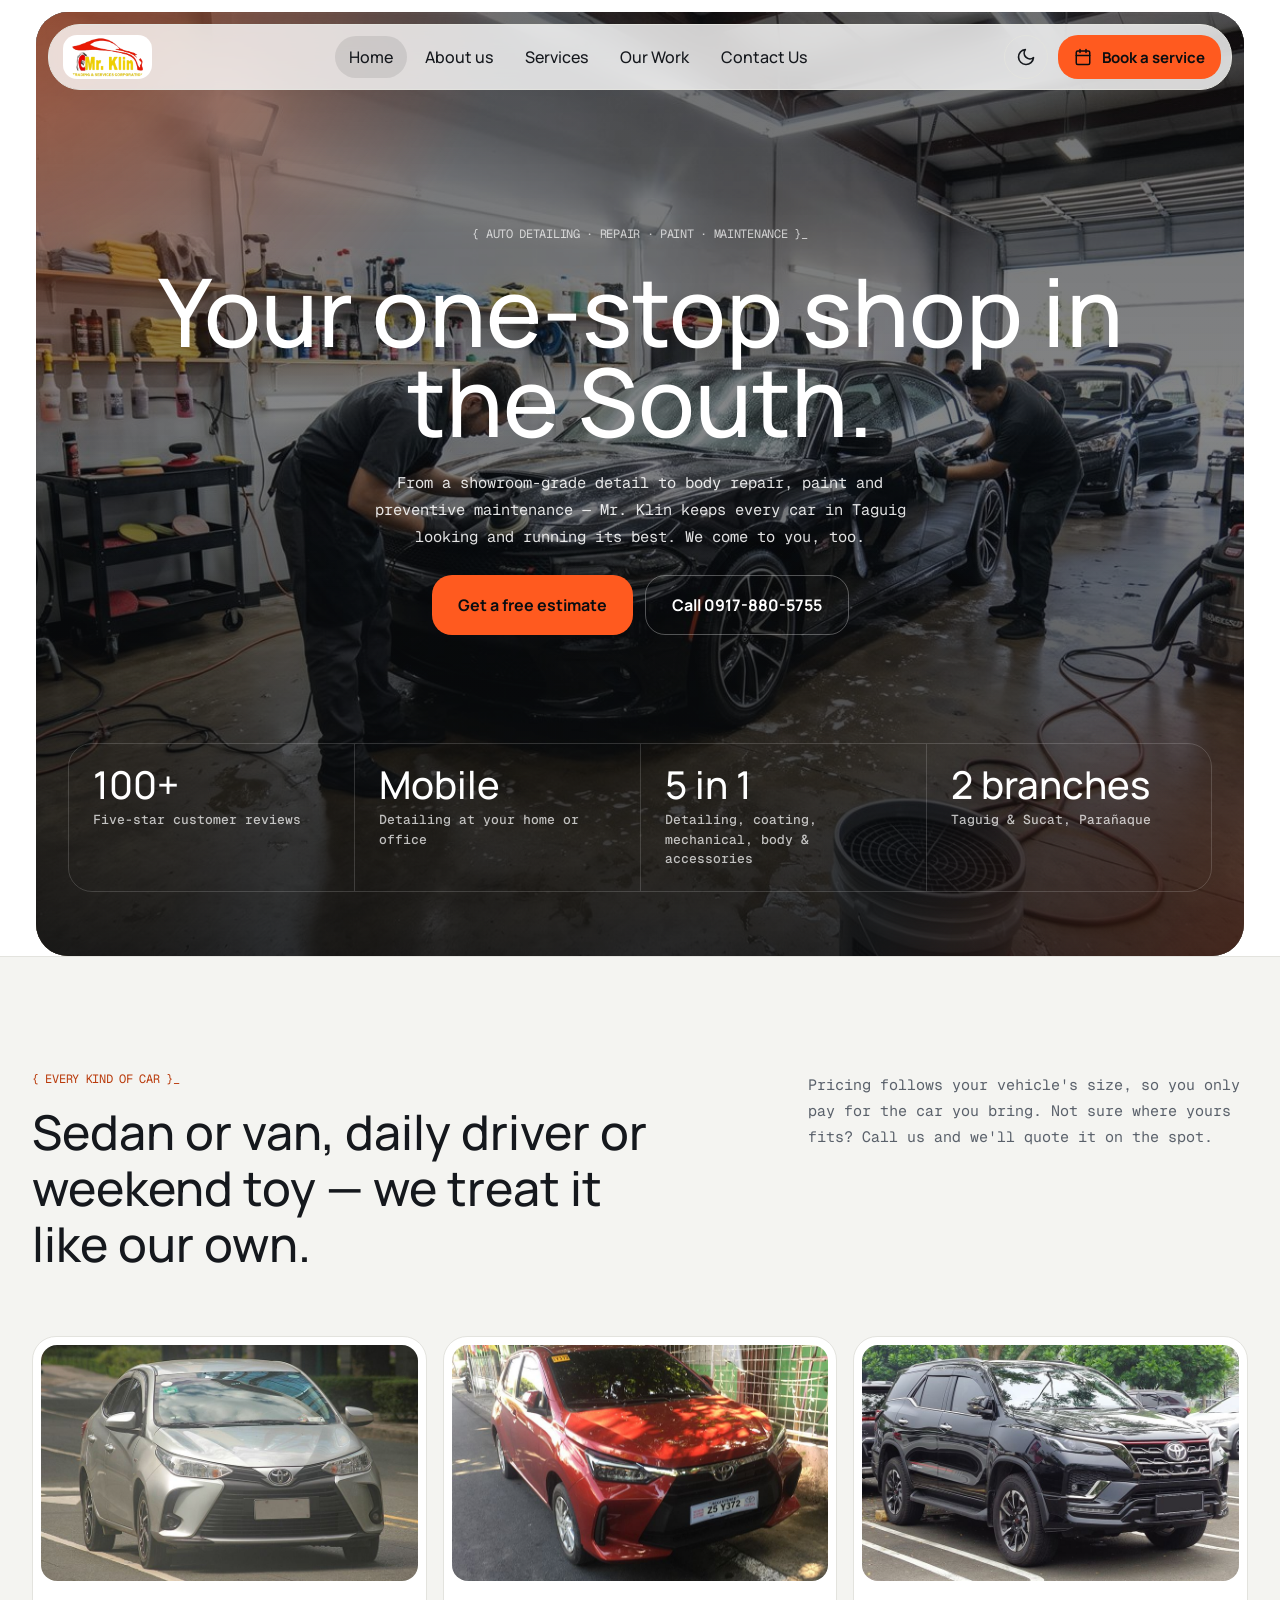
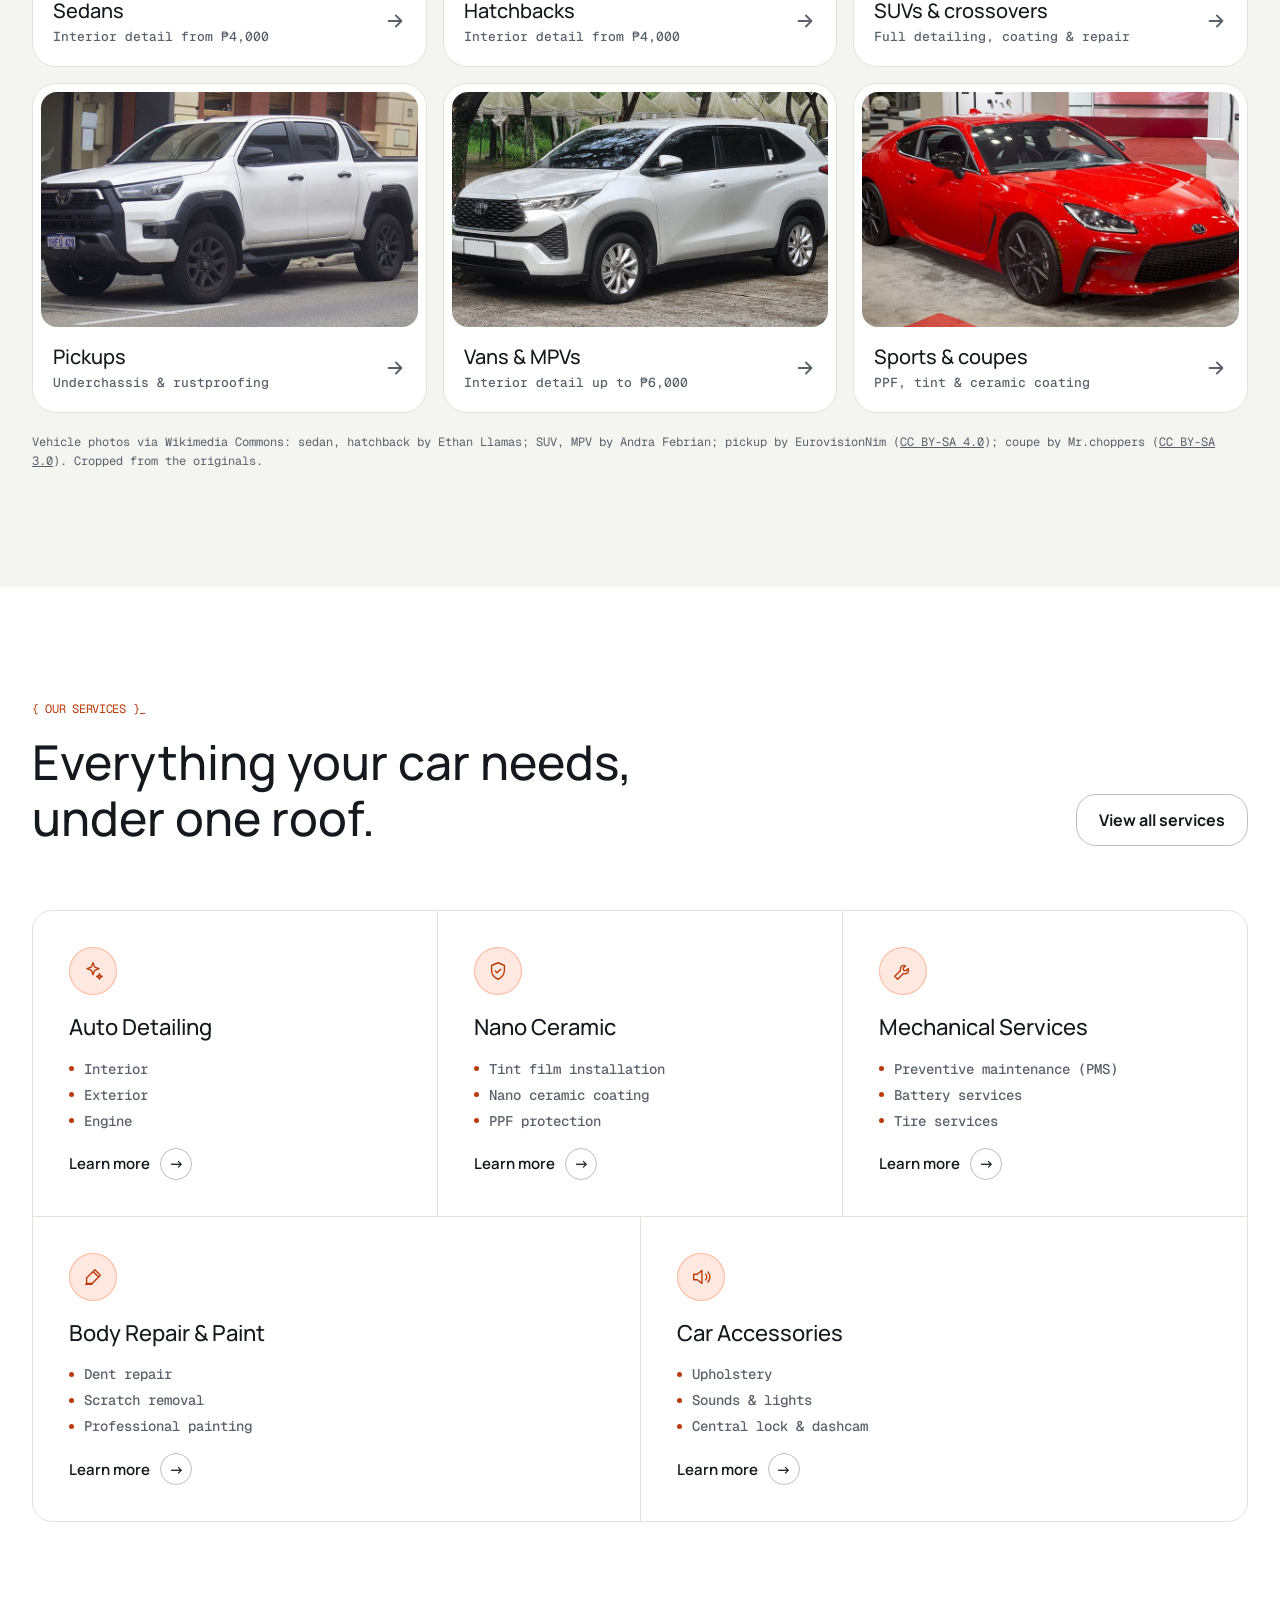
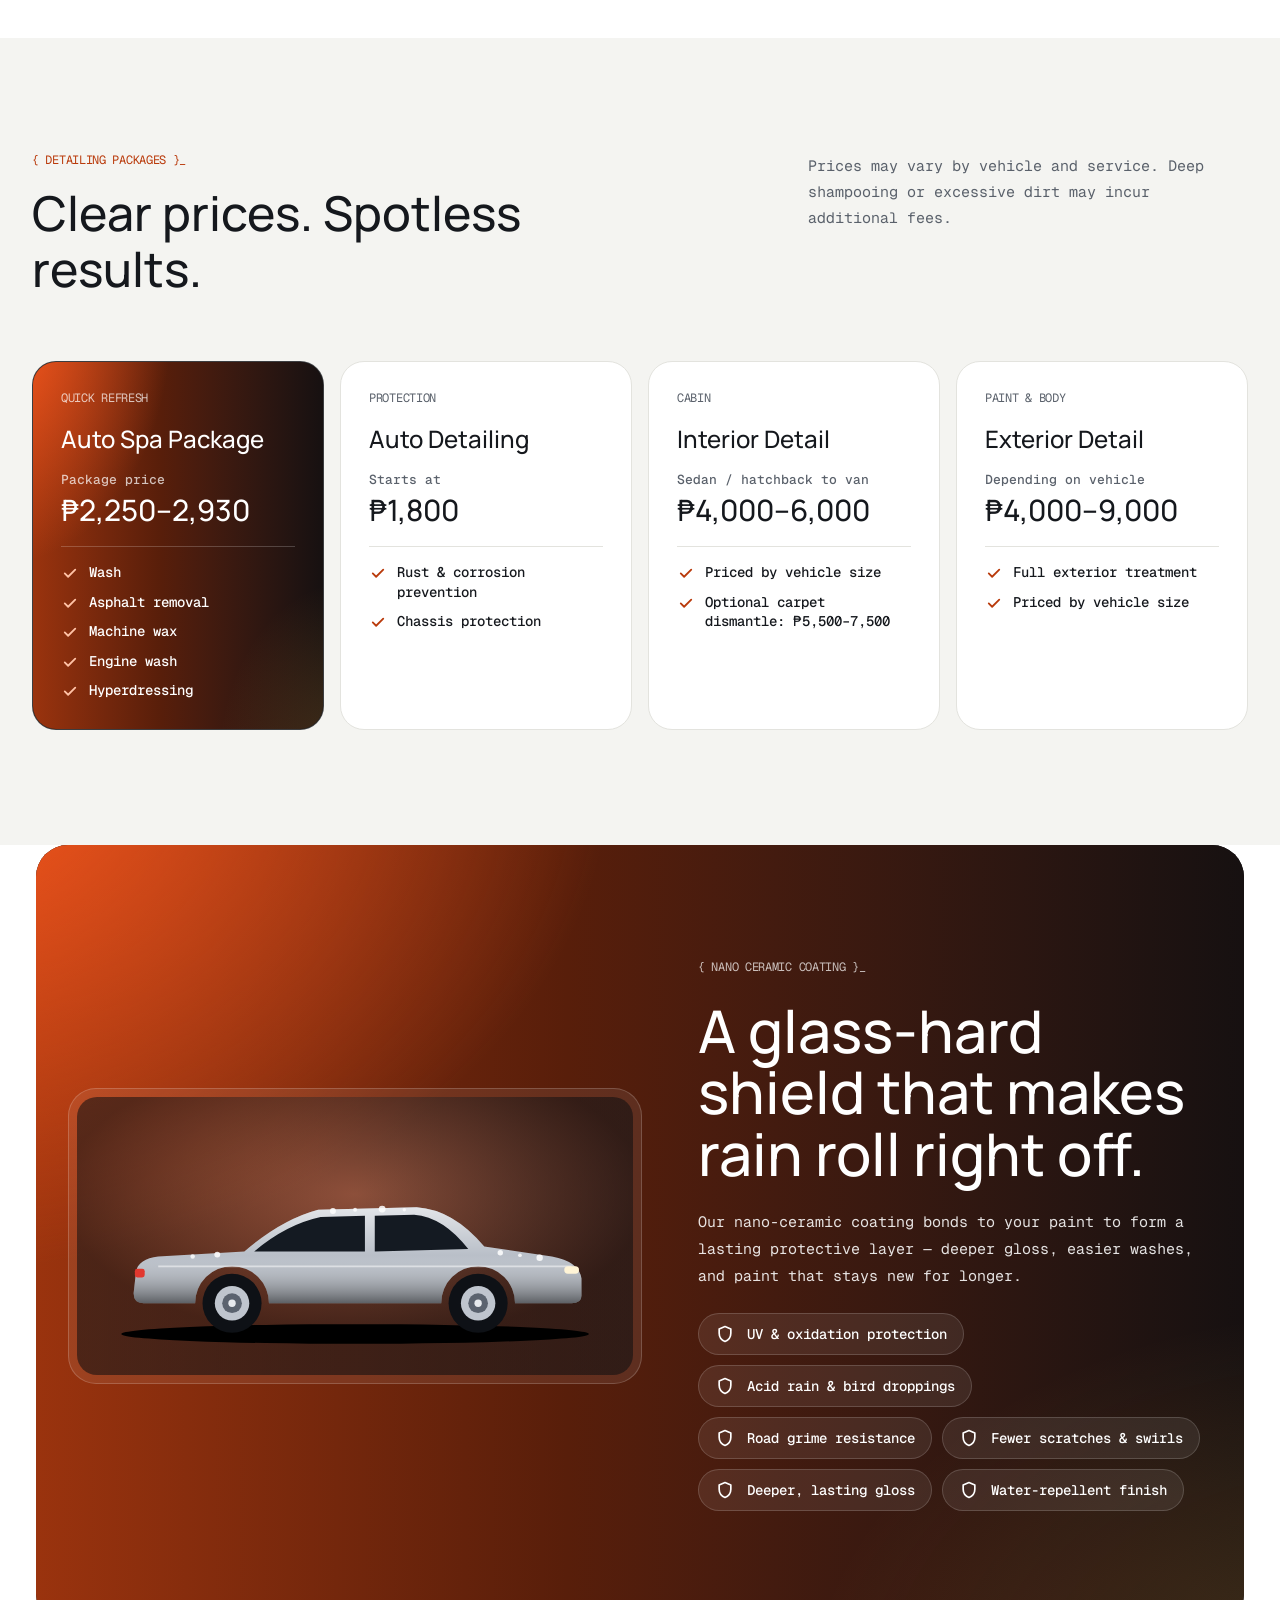
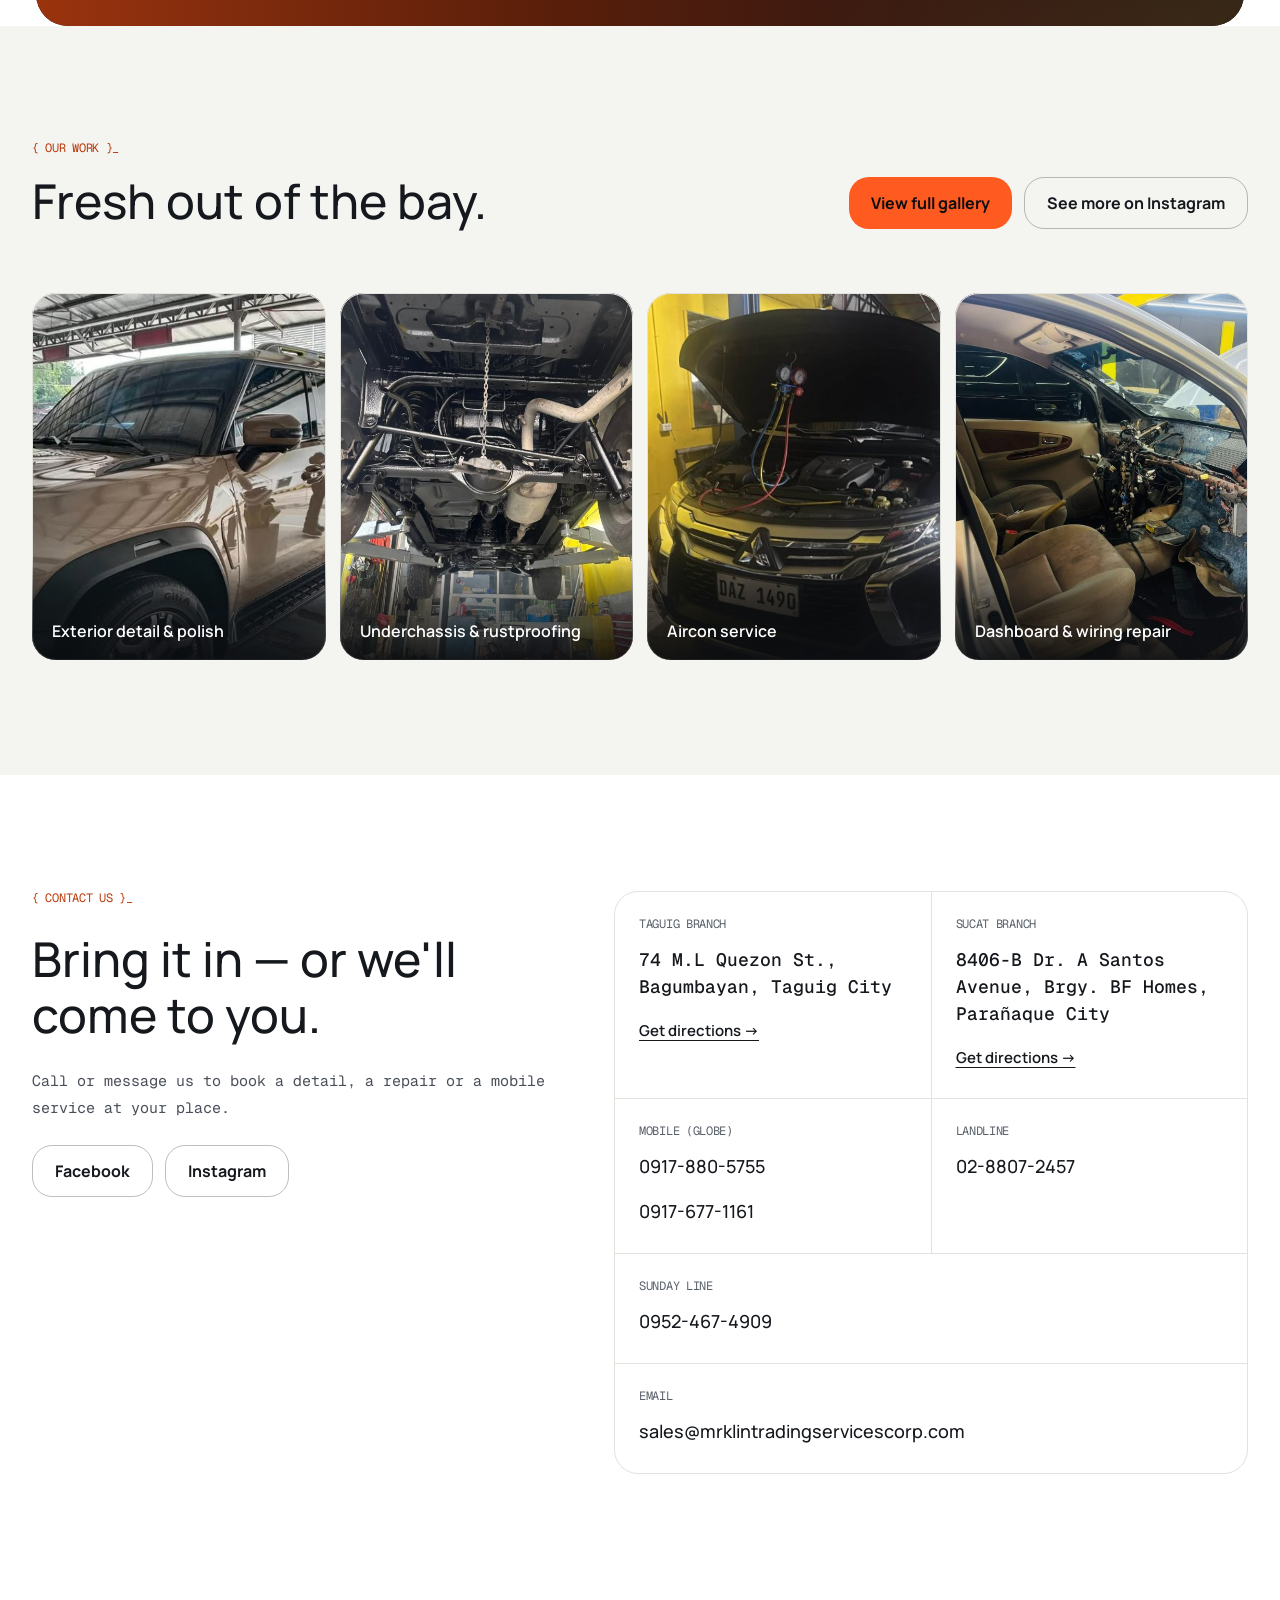
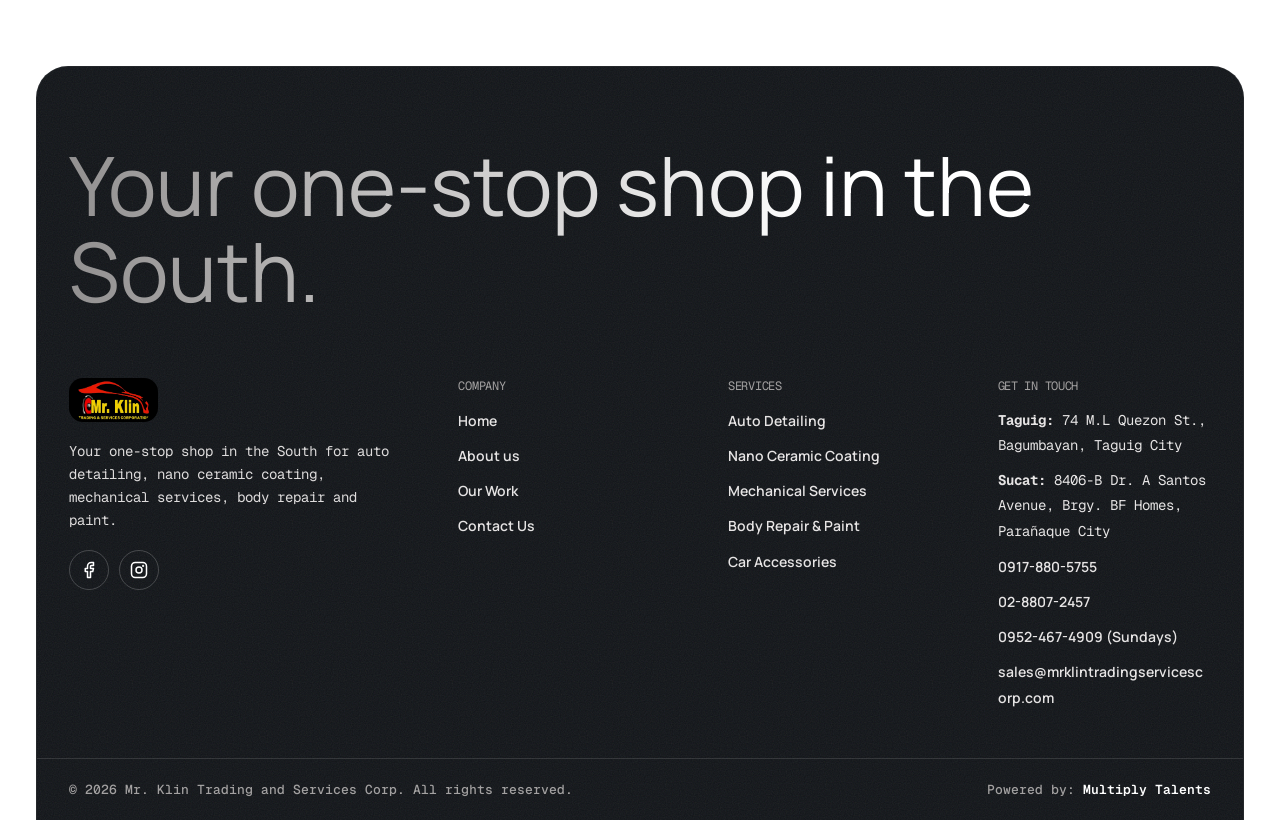
<file: website/index.html>
<!doctype html>
<html lang="en" data-theme="dark">
<head>
<meta charset="utf-8">
<meta name="viewport" content="width=device-width, initial-scale=1">
<title>Mr. Klin Trading and Services Corp. — Auto Detailing, Repair &amp; Paint in Taguig</title>
<meta name="description" content="Mr. Klin Trading and Services Corp. — your one-stop shop in the South for auto detailing, nano ceramic coating, mechanical services, body repair and paint in Taguig City.">
<link rel="icon" type="image/png" sizes="32x32" href="images/icon-32.png">
<link rel="apple-touch-icon" href="images/icon-180.png">
<link rel="preconnect" href="https://fonts.googleapis.com">
<link rel="preconnect" href="https://fonts.gstatic.com" crossorigin>
<link rel="stylesheet" href="https://fonts.googleapis.com/css2?family=Manrope:wght@400;500;600;700&family=Geist+Mono:wght@300;400&display=swap">
<script src="js/theme-init.js"></script>
<link rel="stylesheet" href="css/site.css">
</head>
<body>

<!-- Shared SVG defs: paint shading + wheel -->
<svg width="0" height="0" style="position:absolute" aria-hidden="true" focusable="false">
  <defs>
    <linearGradient id="shade" x1="0" y1="0" x2="0" y2="1">
      <stop offset="0" stop-color="#FFFFFF" stop-opacity="0.45"/>
      <stop offset="0.45" stop-color="#FFFFFF" stop-opacity="0"/>
      <stop offset="1" stop-color="#000000" stop-opacity="0.45"/>
    </linearGradient>
    <linearGradient id="shadeStrong" x1="0" y1="0" x2="0" y2="1">
      <stop offset="0" stop-color="#FFFFFF" stop-opacity="0.6"/>
      <stop offset="0.5" stop-color="#FFFFFF" stop-opacity="0"/>
      <stop offset="1" stop-color="#000000" stop-opacity="0.5"/>
    </linearGradient>
    <radialGradient id="floorGlow" cx="0.5" cy="0.5" r="0.5">
      <stop offset="0" stop-color="#000000" stop-opacity="0.8"/>
      <stop offset="1" stop-color="#000000" stop-opacity="0"/>
    </radialGradient>
    <g id="wheel">
      <circle r="24" fill="#0E1116"/>
      <circle r="14" fill="#BFC5CE"/>
      <circle r="8" fill="#5B636F"/>
      <circle r="3" fill="#E7EAEE"/>
    </g>
  </defs>
</svg>

<!-- ================= HEADER ================= -->
<header class="site">
  <div class="container nav-row">
    <a href="#home" class="brand" aria-label="Mr. Klin — home">
      <img class="brand-logo" src="images/logo.png" width="450" height="246" alt="Mr. Klin Trading &amp; Services Corporation">
    </a>
    <nav class="main" id="mainNav" aria-label="Main">
      <a href="#home" class="active">Home</a>
      <a href="about.html">About us</a>
      <a href="services.html">Services</a>
      <a href="work.html">Our Work</a>
      <a href="contact.html">Contact Us</a>
    </nav>
    <div class="nav-actions">
      <button type="button" class="theme-toggle" id="themeToggle" aria-label="Switch to light mode" title="Switch to light mode">
        <svg class="icon-sun" width="20" height="20" viewBox="0 0 24 24" fill="none" stroke="currentColor" stroke-width="2" stroke-linecap="round" stroke-linejoin="round" aria-hidden="true"><circle cx="12" cy="12" r="4"/><path d="M12 2v2M12 20v2M4.9 4.9l1.4 1.4M17.7 17.7l1.4 1.4M2 12h2M20 12h2M4.9 19.1l1.4-1.4M17.7 6.3l1.4-1.4"/></svg>
        <svg class="icon-moon" width="20" height="20" viewBox="0 0 24 24" fill="none" stroke="currentColor" stroke-width="2" stroke-linecap="round" stroke-linejoin="round" aria-hidden="true"><path d="M21 12.8A9 9 0 1 1 11.2 3a7 7 0 0 0 9.8 9.8z"/></svg>
      </button>
      <button type="button" class="btn btn-primary" data-book>
        <svg width="18" height="18" viewBox="0 0 24 24" fill="none" stroke="currentColor" stroke-width="2" stroke-linecap="round" stroke-linejoin="round" aria-hidden="true"><rect x="3" y="4" width="18" height="18" rx="2"/><path d="M16 2v4M8 2v4M3 10h18"/></svg>
        <span>Book<span class="hide-sm"> a service</span></span>
      </button>
      <button type="button" class="menu-toggle" id="menuToggle" aria-label="Open menu" aria-expanded="false" aria-controls="mainNav">
        <svg class="icon-menu" width="20" height="20" viewBox="0 0 24 24" fill="none" stroke="currentColor" stroke-width="2" stroke-linecap="round" aria-hidden="true"><path d="M4 7h16M4 12h16M4 17h16"/></svg>
        <svg class="icon-close" width="20" height="20" viewBox="0 0 24 24" fill="none" stroke="currentColor" stroke-width="2" stroke-linecap="round" aria-hidden="true"><path d="M18 6 6 18M6 6l12 12"/></svg>
      </button>
    </div>
  </div>
</header>

<main>
<!-- ================= HERO ================= -->
<section id="home" class="hero bg-base">
  <div class="hero-glow" aria-hidden="true"></div>
  <div class="container hero-row">
    <div class="hero-copy">
      <div class="pill"><span class="dot"></span>Auto detailing · Repair · Paint · Maintenance</div>
      <h1 class="display">Your one-stop shop in the South.</h1>
      <p class="lead">From a showroom-grade detail to body repair, paint and preventive maintenance — Mr. Klin keeps every car in Taguig looking and running its best. We come to you, too.</p>
      <div class="cta-row">
        <button type="button" class="btn btn-primary btn-lg" data-book>Get a free estimate</button>
        <a href="tel:09178805755" class="btn btn-ghost btn-lg">Call 0917-880-5755</a>
      </div>
    </div>
    <div class="hero-art">
      <figure class="hero-photo">
        <img src="images/hero.jpg" width="1600" height="893" alt="Mr. Klin detailers machine-polishing and hand-drying a black sedan inside the shop" fetchpriority="high">
      </figure>
    </div>
  </div>
  <div class="container">
    <div class="stats">
      <div class="stat"><strong>100+</strong><span>Five-star customer reviews</span></div>
      <div class="stat"><strong>Mobile</strong><span>Detailing at your home or office</span></div>
      <div class="stat"><strong>5 in 1</strong><span>Detailing, coating, mechanical, body &amp; accessories</span></div>
      <div class="stat"><strong>2 branches</strong><span>Taguig &amp; Sucat, Parañaque</span></div>
    </div>
  </div>
</section>

<!-- ================= EVERY KIND OF CAR ================= -->
<section id="about" class="section bg-alt">
  <div class="container">
    <div class="section-head">
      <div>
        <span class="kicker">Every kind of car</span>
        <h2 class="title display">Sedan or van, daily driver or weekend toy — we treat it like our own.</h2>
      </div>
      <p>Pricing follows your vehicle's size, so you only pay for the car you bring. Not sure where yours fits? Call us and we'll quote it on the spot.</p>
    </div>
    <div class="grid">

      <article class="car-card">
        <div class="car-art">
          <img src="images/cars/sedan.jpg" width="800" height="500" alt="Silver Toyota Vios sedan" loading="lazy">
        </div>
        <div class="car-info"><div><h3>Sedans</h3><span>Interior detail from ₱4,000</span></div>
          <svg width="22" height="22" viewBox="0 0 24 24" fill="none" stroke="currentColor" stroke-width="2" stroke-linecap="round" stroke-linejoin="round" aria-hidden="true"><path d="M5 12h14M13 6l6 6-6 6"/></svg></div>
      </article>

      <article class="car-card">
        <div class="car-art">
          <img src="images/cars/hatchback.jpg" width="800" height="500" alt="Red Toyota Wigo hatchback" loading="lazy">
        </div>
        <div class="car-info"><div><h3>Hatchbacks</h3><span>Interior detail from ₱4,000</span></div>
          <svg width="22" height="22" viewBox="0 0 24 24" fill="none" stroke="currentColor" stroke-width="2" stroke-linecap="round" stroke-linejoin="round" aria-hidden="true"><path d="M5 12h14M13 6l6 6-6 6"/></svg></div>
      </article>

      <article class="car-card">
        <div class="car-art">
          <img src="images/cars/suv.jpg" width="800" height="500" alt="Black Toyota Fortuner SUV" loading="lazy">
        </div>
        <div class="car-info"><div><h3>SUVs &amp; crossovers</h3><span>Full detailing, coating &amp; repair</span></div>
          <svg width="22" height="22" viewBox="0 0 24 24" fill="none" stroke="currentColor" stroke-width="2" stroke-linecap="round" stroke-linejoin="round" aria-hidden="true"><path d="M5 12h14M13 6l6 6-6 6"/></svg></div>
      </article>

      <article class="car-card">
        <div class="car-art">
          <img src="images/cars/pickup.jpg" width="800" height="500" alt="White Toyota Hilux pickup" loading="lazy">
        </div>
        <div class="car-info"><div><h3>Pickups</h3><span>Underchassis &amp; rustproofing</span></div>
          <svg width="22" height="22" viewBox="0 0 24 24" fill="none" stroke="currentColor" stroke-width="2" stroke-linecap="round" stroke-linejoin="round" aria-hidden="true"><path d="M5 12h14M13 6l6 6-6 6"/></svg></div>
      </article>

      <article class="car-card">
        <div class="car-art">
          <img src="images/cars/van.jpg" width="800" height="500" alt="White Toyota Innova Zenix MPV" loading="lazy">
        </div>
        <div class="car-info"><div><h3>Vans &amp; MPVs</h3><span>Interior detail up to ₱6,000</span></div>
          <svg width="22" height="22" viewBox="0 0 24 24" fill="none" stroke="currentColor" stroke-width="2" stroke-linecap="round" stroke-linejoin="round" aria-hidden="true"><path d="M5 12h14M13 6l6 6-6 6"/></svg></div>
      </article>

      <article class="car-card">
        <div class="car-art">
          <img src="images/cars/coupe.jpg" width="800" height="500" alt="Red Toyota GR86 sports coupe" loading="lazy">
        </div>
        <div class="car-info"><div><h3>Sports &amp; coupes</h3><span>PPF, tint &amp; ceramic coating</span></div>
          <svg width="22" height="22" viewBox="0 0 24 24" fill="none" stroke="currentColor" stroke-width="2" stroke-linecap="round" stroke-linejoin="round" aria-hidden="true"><path d="M5 12h14M13 6l6 6-6 6"/></svg></div>
      </article>

    </div>
    <p class="photo-credits">Vehicle photos via Wikimedia Commons: sedan, hatchback by Ethan Llamas; SUV, MPV by Andra Febrian; pickup by EurovisionNim (<a href="https://creativecommons.org/licenses/by-sa/4.0/" target="_blank" rel="noopener">CC BY-SA 4.0</a>); coupe by Mr.choppers (<a href="https://creativecommons.org/licenses/by-sa/3.0/" target="_blank" rel="noopener">CC BY-SA 3.0</a>). Cropped from the originals.</p>
  </div>
</section>

<!-- ================= SERVICES ================= -->
<section id="services" class="section bg-base">
  <div class="container">
    <div class="section-head">
      <div>
        <span class="kicker">Our services</span>
        <h2 class="title display">Everything your car needs, under one roof.</h2>
      </div>
      <a href="services.html" class="btn btn-ghost">View all services</a>
    </div>
    <div class="grid">
      <article class="service">
        <div class="service-icon"><svg width="26" height="26" viewBox="0 0 24 24" fill="none" stroke="currentColor" stroke-width="1.8" stroke-linecap="round" stroke-linejoin="round" aria-hidden="true"><path d="M12 3l1.8 4.7L18.5 9.5l-4.7 1.8L12 16l-1.8-4.7L5.5 9.5l4.7-1.8zM19 15l.8 2.2L22 18l-2.2.8L19 21l-.8-2.2L16 18l2.2-.8z"/></svg></div>
        <h3>Auto Detailing</h3>
        <ul><li>Interior</li><li>Exterior</li><li>Engine</li></ul>
        <a class="service-more" href="services.html#detailing">Learn more <span aria-hidden="true">&rarr;</span></a>
      </article>
      <article class="service">
        <div class="service-icon"><svg width="26" height="26" viewBox="0 0 24 24" fill="none" stroke="currentColor" stroke-width="1.8" stroke-linecap="round" stroke-linejoin="round" aria-hidden="true"><path d="M12 3l7 3v5c0 4.5-3 8.3-7 10-4-1.7-7-5.5-7-10V6l7-3zM9 12l2 2 4-4"/></svg></div>
        <h3>Nano Ceramic</h3>
        <ul><li>Tint film installation</li><li>Nano ceramic coating</li><li>PPF protection</li></ul>
        <a class="service-more" href="services.html#ceramic">Learn more <span aria-hidden="true">&rarr;</span></a>
      </article>
      <article class="service">
        <div class="service-icon"><svg width="26" height="26" viewBox="0 0 24 24" fill="none" stroke="currentColor" stroke-width="1.8" stroke-linecap="round" stroke-linejoin="round" aria-hidden="true"><path d="M14.7 6.3a4 4 0 0 0-5.4 5.2L3 17.8 6.2 21l6.3-6.3a4 4 0 0 0 5.2-5.4l-2.6 2.6-2.4-.6-.6-2.4z"/></svg></div>
        <h3>Mechanical Services</h3>
        <ul><li>Preventive maintenance (PMS)</li><li>Battery services</li><li>Tire services</li></ul>
        <a class="service-more" href="services.html#mechanical">Learn more <span aria-hidden="true">&rarr;</span></a>
      </article>
      <article class="service">
        <div class="service-icon"><svg width="26" height="26" viewBox="0 0 24 24" fill="none" stroke="currentColor" stroke-width="1.8" stroke-linecap="round" stroke-linejoin="round" aria-hidden="true"><path d="M4 20h7M14 4l6 6-9 9H5v-6zM12 6l6 6"/></svg></div>
        <h3>Body Repair &amp; Paint</h3>
        <ul><li>Dent repair</li><li>Scratch removal</li><li>Professional painting</li></ul>
        <a class="service-more" href="services.html#body">Learn more <span aria-hidden="true">&rarr;</span></a>
      </article>
      <article class="service">
        <div class="service-icon"><svg width="26" height="26" viewBox="0 0 24 24" fill="none" stroke="currentColor" stroke-width="1.8" stroke-linecap="round" stroke-linejoin="round" aria-hidden="true"><path d="M4 9h4l5-4v14l-5-4H4zM17 9a4 4 0 0 1 0 6M19.5 6.5a8 8 0 0 1 0 11"/></svg></div>
        <h3>Car Accessories</h3>
        <ul><li>Upholstery</li><li>Sounds &amp; lights</li><li>Central lock &amp; dashcam</li></ul>
        <a class="service-more" href="services.html#accessories">Learn more <span aria-hidden="true">&rarr;</span></a>
      </article>
    </div>
  </div>
</section>

<!-- ================= PACKAGES ================= -->
<section id="packages" class="section bg-alt">
  <div class="container">
    <div class="section-head">
      <div>
        <span class="kicker">Detailing packages</span>
        <h2 class="title display">Clear prices. Spotless results.</h2>
      </div>
      <p>Prices may vary by vehicle and service. Deep shampooing or excessive dirt may incur additional fees.</p>
    </div>
    <div class="grid">
      <article class="package featured">
        <span class="pk">Quick refresh</span>
        <h3>Auto Spa Package</h3>
        <div class="price"><small>Package price</small><strong>₱2,250–2,930</strong></div>
        <hr>
        <ul>
          <li><svg width="18" height="18" viewBox="0 0 24 24" fill="none" stroke="currentColor" stroke-width="2.4" stroke-linecap="round" stroke-linejoin="round" aria-hidden="true"><path d="M5 12.5l4.5 4.5L19 7.5"/></svg>Wash</li>
          <li><svg width="18" height="18" viewBox="0 0 24 24" fill="none" stroke="currentColor" stroke-width="2.4" stroke-linecap="round" stroke-linejoin="round" aria-hidden="true"><path d="M5 12.5l4.5 4.5L19 7.5"/></svg>Asphalt removal</li>
          <li><svg width="18" height="18" viewBox="0 0 24 24" fill="none" stroke="currentColor" stroke-width="2.4" stroke-linecap="round" stroke-linejoin="round" aria-hidden="true"><path d="M5 12.5l4.5 4.5L19 7.5"/></svg>Machine wax</li>
          <li><svg width="18" height="18" viewBox="0 0 24 24" fill="none" stroke="currentColor" stroke-width="2.4" stroke-linecap="round" stroke-linejoin="round" aria-hidden="true"><path d="M5 12.5l4.5 4.5L19 7.5"/></svg>Engine wash</li>
          <li><svg width="18" height="18" viewBox="0 0 24 24" fill="none" stroke="currentColor" stroke-width="2.4" stroke-linecap="round" stroke-linejoin="round" aria-hidden="true"><path d="M5 12.5l4.5 4.5L19 7.5"/></svg>Hyperdressing</li>
        </ul>
      </article>
      <article class="package">
        <span class="pk">Protection</span>
        <h3>Auto Detailing</h3>
        <div class="price"><small>Starts at</small><strong>₱1,800</strong></div>
        <hr>
        <ul>
          <li><svg width="18" height="18" viewBox="0 0 24 24" fill="none" stroke="currentColor" stroke-width="2.4" stroke-linecap="round" stroke-linejoin="round" aria-hidden="true"><path d="M5 12.5l4.5 4.5L19 7.5"/></svg>Rust &amp; corrosion prevention</li>
          <li><svg width="18" height="18" viewBox="0 0 24 24" fill="none" stroke="currentColor" stroke-width="2.4" stroke-linecap="round" stroke-linejoin="round" aria-hidden="true"><path d="M5 12.5l4.5 4.5L19 7.5"/></svg>Chassis protection</li>
        </ul>
      </article>
      <article class="package">
        <span class="pk">Cabin</span>
        <h3>Interior Detail</h3>
        <div class="price"><small>Sedan / hatchback to van</small><strong>₱4,000–6,000</strong></div>
        <hr>
        <ul>
          <li><svg width="18" height="18" viewBox="0 0 24 24" fill="none" stroke="currentColor" stroke-width="2.4" stroke-linecap="round" stroke-linejoin="round" aria-hidden="true"><path d="M5 12.5l4.5 4.5L19 7.5"/></svg>Priced by vehicle size</li>
          <li><svg width="18" height="18" viewBox="0 0 24 24" fill="none" stroke="currentColor" stroke-width="2.4" stroke-linecap="round" stroke-linejoin="round" aria-hidden="true"><path d="M5 12.5l4.5 4.5L19 7.5"/></svg>Optional carpet dismantle: ₱5,500–7,500</li>
        </ul>
      </article>
      <article class="package">
        <span class="pk">Paint &amp; body</span>
        <h3>Exterior Detail</h3>
        <div class="price"><small>Depending on vehicle</small><strong>₱4,000–9,000</strong></div>
        <hr>
        <ul>
          <li><svg width="18" height="18" viewBox="0 0 24 24" fill="none" stroke="currentColor" stroke-width="2.4" stroke-linecap="round" stroke-linejoin="round" aria-hidden="true"><path d="M5 12.5l4.5 4.5L19 7.5"/></svg>Full exterior treatment</li>
          <li><svg width="18" height="18" viewBox="0 0 24 24" fill="none" stroke="currentColor" stroke-width="2.4" stroke-linecap="round" stroke-linejoin="round" aria-hidden="true"><path d="M5 12.5l4.5 4.5L19 7.5"/></svg>Priced by vehicle size</li>
        </ul>
      </article>
    </div>
  </div>
</section>

<!-- ================= CERAMIC ================= -->
<section id="ceramic" class="section bg-base">
  <div class="container ceramic-row">
    <div class="ceramic-art">
      <svg viewBox="0 0 400 165" role="img" aria-label="Silver sedan with water beading on its ceramic-coated paint">
        <ellipse class="car-shadow" cx="200" cy="151" rx="190" ry="8" fill="#000"/>
        <path d="M20,118 L22,100 Q24,90 40,88 L110,84 Q140,58 170,50 L250,48 Q280,50 305,80 L360,88 Q382,92 384,106 L384,120 Q384,126 376,126 L330,126 A30,30 0 0 0 270,126 L130,126 A30,30 0 0 0 70,126 L28,126 Q20,126 20,118 Z" fill="#B9BFC8"/>
        <path d="M20,118 L22,100 Q24,90 40,88 L110,84 Q140,58 170,50 L250,48 Q280,50 305,80 L360,88 Q382,92 384,106 L384,120 Q384,126 376,126 L330,126 A30,30 0 0 0 270,126 L130,126 A30,30 0 0 0 70,126 L28,126 Q20,126 20,118 Z" fill="url(#shadeStrong)"/>
        <path d="M118,84 Q144,62 172,56 L208,55 L208,84 Z M216,55 L248,54 Q272,56 292,82 L216,84 Z" fill="#141A22"/>
        <path d="M40,96 L376,96" fill="none" stroke="#FFF" opacity="0.5" stroke-width="1.5"/>
        <g fill="#FFF">
          <circle cx="182" cy="51" r="2.4" opacity=".85"/><circle cx="200" cy="50" r="1.6" opacity=".8"/>
          <circle cx="222" cy="49.5" r="2.8" opacity=".85"/><circle cx="240" cy="50" r="1.4" opacity=".75"/>
          <circle cx="318" cy="85" r="2.2" opacity=".85"/><circle cx="334" cy="87" r="1.5" opacity=".8"/>
          <circle cx="350" cy="89" r="2.6" opacity=".85"/><circle cx="68" cy="88" r="1.8" opacity=".8"/>
          <circle cx="88" cy="86.5" r="2.4" opacity=".85"/>
        </g>
        <rect x="370" y="96" width="12" height="6" rx="3" fill="#FFF4D6"/>
        <rect x="21" y="98" width="8" height="7" rx="2" fill="#E2382F"/>
        <use href="#wheel" x="100" y="126"/><use href="#wheel" x="300" y="126"/>
      </svg>
    </div>
    <div class="ceramic-copy">
      <span class="kicker">Nano ceramic coating</span>
      <h2 class="title display">A glass-hard shield that makes rain roll right off.</h2>
      <p>Our nano-ceramic coating bonds to your paint to form a lasting protective layer — deeper gloss, easier washes, and paint that stays new for longer.</p>
      <div class="benefits">
        <div class="benefit"><svg width="20" height="20" viewBox="0 0 24 24" fill="none" stroke="currentColor" stroke-width="2" stroke-linecap="round" stroke-linejoin="round" aria-hidden="true"><path d="M12 3l7 3v5c0 4.5-3 8.3-7 10-4-1.7-7-5.5-7-10V6l7-3z"/></svg>UV &amp; oxidation protection</div>
        <div class="benefit"><svg width="20" height="20" viewBox="0 0 24 24" fill="none" stroke="currentColor" stroke-width="2" stroke-linecap="round" stroke-linejoin="round" aria-hidden="true"><path d="M12 3l7 3v5c0 4.5-3 8.3-7 10-4-1.7-7-5.5-7-10V6l7-3z"/></svg>Acid rain &amp; bird droppings</div>
        <div class="benefit"><svg width="20" height="20" viewBox="0 0 24 24" fill="none" stroke="currentColor" stroke-width="2" stroke-linecap="round" stroke-linejoin="round" aria-hidden="true"><path d="M12 3l7 3v5c0 4.5-3 8.3-7 10-4-1.7-7-5.5-7-10V6l7-3z"/></svg>Road grime resistance</div>
        <div class="benefit"><svg width="20" height="20" viewBox="0 0 24 24" fill="none" stroke="currentColor" stroke-width="2" stroke-linecap="round" stroke-linejoin="round" aria-hidden="true"><path d="M12 3l7 3v5c0 4.5-3 8.3-7 10-4-1.7-7-5.5-7-10V6l7-3z"/></svg>Fewer scratches &amp; swirls</div>
        <div class="benefit"><svg width="20" height="20" viewBox="0 0 24 24" fill="none" stroke="currentColor" stroke-width="2" stroke-linecap="round" stroke-linejoin="round" aria-hidden="true"><path d="M12 3l7 3v5c0 4.5-3 8.3-7 10-4-1.7-7-5.5-7-10V6l7-3z"/></svg>Deeper, lasting gloss</div>
        <div class="benefit"><svg width="20" height="20" viewBox="0 0 24 24" fill="none" stroke="currentColor" stroke-width="2" stroke-linecap="round" stroke-linejoin="round" aria-hidden="true"><path d="M12 3l7 3v5c0 4.5-3 8.3-7 10-4-1.7-7-5.5-7-10V6l7-3z"/></svg>Water-repellent finish</div>
      </div>
    </div>
  </div>
</section>

<!-- ================= OUR WORK ================= -->
<section id="work" class="section bg-alt">
  <div class="container">
    <div class="section-head">
      <div>
        <span class="kicker">Our work</span>
        <h2 class="title display">Fresh out of the bay.</h2>
      </div>
      <div class="cta-row"><a href="work.html" class="btn btn-primary">View full gallery</a><a href="https://www.instagram.com/mr.klintrading" class="btn btn-ghost" target="_blank" rel="noopener">See more on Instagram</a></div>
    </div>
    <div class="gallery">
      <figure><img src="images/work/work-1.jpg" width="560" height="700" alt="Freshly detailed bronze SUV with a mirror-gloss finish" loading="lazy"><figcaption>Exterior detail &amp; polish</figcaption></figure>
      <figure><img src="images/work/work-2.jpg" width="560" height="700" alt="Underchassis of a vehicle on a lift after rustproof coating" loading="lazy"><figcaption>Underchassis &amp; rustproofing</figcaption></figure>
      <figure><img src="images/work/work-3.jpg" width="560" height="700" alt="Technician's gauges connected to an SUV's aircon system" loading="lazy"><figcaption>Aircon service</figcaption></figure>
      <figure><img src="images/work/work-4.jpg" width="560" height="700" alt="Van interior with dashboard removed for wiring repair" loading="lazy"><figcaption>Dashboard &amp; wiring repair</figcaption></figure>
    </div>
  </div>
</section>

<!-- ================= CONTACT ================= -->
<section id="contact" class="section bg-base">
  <div class="container contact-row">
    <div class="contact-copy">
      <span class="kicker">Contact us</span>
      <h2 class="title display">Bring it in — or we'll come to you.</h2>
      <p>Call or message us to book a detail, a repair or a mobile service at your place.</p>
      <div class="cta-row">
        <a href="https://www.facebook.com/mrklintradingandservicescorp" class="btn btn-ghost" target="_blank" rel="noopener">Facebook</a>
        <a href="https://www.instagram.com/mr.klintrading" class="btn btn-ghost" target="_blank" rel="noopener">Instagram</a>
      </div>
    </div>
    <div class="contact-cards">
      <div class="contact-card">
        <span class="label">Taguig branch</span>
        <address>74 M.L Quezon St., Bagumbayan, Taguig City</address>
        <a class="dir" href="https://maps.google.com/?q=Mr.+Klin+Trading+and+Services+Corporation+Taguig" target="_blank" rel="noopener">Get directions →</a>
      </div>
      <div class="contact-card">
        <span class="label">Sucat branch</span>
        <address>8406-B Dr. A Santos Avenue, Brgy. BF Homes, Parañaque City</address>
        <a class="dir" href="https://maps.google.com/?q=8406-B+Dr.+A+Santos+Avenue,+BF+Homes,+Para%C3%B1aque+City" target="_blank" rel="noopener">Get directions →</a>
      </div>
      <div class="contact-card">
        <span class="label">Mobile (Globe)</span>
        <a class="num" href="tel:09178805755">0917-880-5755</a>
        <a class="num" href="tel:09176771161">0917-677-1161</a>
      </div>
      <div class="contact-card">
        <span class="label">Landline</span>
        <a class="num" href="tel:0288072457">02-8807-2457</a>
      </div>
      <div class="contact-card">
        <span class="label">Sunday line</span>
        <a class="num" href="tel:09524674909">0952-467-4909</a>
      </div>
      <div class="contact-card">
        <span class="label">Email</span>
        <a class="num" href="mailto:sales@mrklintradingservicescorp.com">sales@mrklintradingservicescorp.com</a>
      </div>
    </div>
  </div>
</section>
</main>

<footer class="site">
  <p class="footer-display" aria-hidden="true">Your one-stop shop in the South.</p>
  <div class="container footer-main">
    <div class="footer-brand">
      <a href="#home" class="brand" aria-label="Mr. Klin — back to top">
        <img class="brand-logo" src="images/logo.png" width="450" height="246" alt="Mr. Klin Trading &amp; Services Corporation" loading="lazy">
      </a>
      <p>Your one-stop shop in the South for auto detailing, nano ceramic coating, mechanical services, body repair and paint.</p>
      <div class="footer-social">
        <a href="https://www.facebook.com/mrklintradingandservicescorp" target="_blank" rel="noopener" aria-label="Mr. Klin on Facebook">
          <svg width="18" height="18" viewBox="0 0 24 24" fill="none" stroke="currentColor" stroke-width="2" stroke-linecap="round" stroke-linejoin="round" aria-hidden="true"><path d="M18 2h-3a5 5 0 0 0-5 5v3H7v4h3v8h4v-8h3l1-4h-4V7a1 1 0 0 1 1-1h3z"/></svg>
        </a>
        <a href="https://www.instagram.com/mr.klintrading" target="_blank" rel="noopener" aria-label="Mr. Klin on Instagram">
          <svg width="18" height="18" viewBox="0 0 24 24" fill="none" stroke="currentColor" stroke-width="2" stroke-linecap="round" stroke-linejoin="round" aria-hidden="true"><rect x="2" y="2" width="20" height="20" rx="5"/><circle cx="12" cy="12" r="4"/><circle cx="17.5" cy="6.5" r="0.5" fill="currentColor"/></svg>
        </a>
      </div>
    </div>
    <nav class="footer-col" aria-label="Footer">
      <h4>Company</h4>
      <ul>
        <li><a href="#home">Home</a></li>
        <li><a href="about.html">About us</a></li>
        <li><a href="work.html">Our Work</a></li>
        <li><a href="contact.html">Contact Us</a></li>
      </ul>
    </nav>
    <div class="footer-col">
      <h4>Services</h4>
      <ul>
        <li><a href="services.html#detailing">Auto Detailing</a></li>
        <li><a href="services.html#ceramic">Nano Ceramic Coating</a></li>
        <li><a href="services.html#mechanical">Mechanical Services</a></li>
        <li><a href="services.html#body">Body Repair &amp; Paint</a></li>
        <li><a href="services.html#accessories">Car Accessories</a></li>
      </ul>
    </div>
    <div class="footer-col">
      <h4>Get in touch</h4>
      <ul>
        <li><address><b>Taguig:</b> 74 M.L Quezon St., Bagumbayan, Taguig City</address></li>
        <li><address><b>Sucat:</b> 8406-B Dr. A Santos Avenue, Brgy. BF Homes, Parañaque City</address></li>
        <li><a href="tel:09178805755">0917-880-5755</a></li>
        <li><a href="tel:0288072457">02-8807-2457</a></li>
        <li><a href="tel:09524674909">0952-467-4909 (Sundays)</a></li>
        <li><a href="mailto:sales@mrklintradingservicescorp.com" class="footer-email">sales@mrklintradingservicescorp.com</a></li>
      </ul>
    </div>
  </div>
  <div class="footer-bottom">
    <div class="container">
      <span>© <span id="year">2026</span> Mr. Klin Trading and Services Corp. All rights reserved.</span>
      <span>Powered by: <a href="https://multiplytalents.io/" target="_blank" rel="noopener">Multiply Talents</a></span>
    </div>
  </div>
</footer>

<script src="js/site.js"></script>

<!-- ================= BOOKING & ESTIMATE ================= -->
<dialog class="booking" id="booking" aria-labelledby="bkTitle">
  <div class="bk-head">
    <div>
      <span class="kicker" data-i18n="kicker">Book a service</span>
      <h2 class="display" id="bkTitle" data-i18n="title">Get your estimate &amp; pick a slot</h2>
      <div class="bk-lang" role="group" aria-label="Language" data-i18n-aria="langGroup">
        <button type="button" data-lang="en" aria-pressed="true">English</button>
        <button type="button" data-lang="tl" aria-pressed="false">Tagalog</button>
      </div>
    </div>
    <button type="button" class="bk-close" data-close aria-label="Close" data-i18n-aria="close">
      <svg width="18" height="18" viewBox="0 0 24 24" fill="none" stroke="currentColor" stroke-width="2" stroke-linecap="round" aria-hidden="true"><path d="M18 6 6 18M6 6l12 12"/></svg>
    </button>
  </div>
  <ol class="bk-steps" aria-label="Booking steps">
    <li class="current" data-i18n="step1">1. Car &amp; services</li>
    <li data-i18n="step2">2. Date &amp; time</li>
    <li data-i18n="step3">3. Your details</li>
  </ol>

  <div class="bk-body">
    <!-- Step 1 -->
    <section class="bk-panel" data-step="0">
      <div class="bk-group">
        <span class="bk-label" id="bkVehLabel" data-i18n="vehLabel">Your vehicle</span>
        <div class="bk-chips" id="bkVehicles" role="radiogroup" aria-labelledby="bkVehLabel"></div>
      </div>
      <div class="bk-group">
        <span class="bk-label" data-i18n="svcLabel">Services (choose one or more)</span>
        <div class="bk-services" id="bkServices"></div>
        <label class="bk-toggle"><input type="checkbox" id="bkMobile"> <span data-i18n-html="mobileToggle">Home / office service <small>— we come to you (fee confirmed by our team)</small></span></label>
        <div class="bk-branch" id="bkBranchWrap">
          <span class="bk-label" id="bkBranchLabel" data-i18n="branchLabel">Which branch?</span>
          <div class="bk-chips" role="radiogroup" aria-labelledby="bkBranchLabel">
            <label class="bk-chip"><input type="radio" name="bkBranch" value="taguig" checked><span data-i18n="branchTaguig">Taguig — Bagumbayan</span></label>
            <label class="bk-chip"><input type="radio" name="bkBranch" value="sucat"><span data-i18n="branchSucat">Sucat — Parañaque</span></label>
          </div>
        </div>
      </div>
    </section>

    <!-- Step 2 -->
    <section class="bk-panel" data-step="1" hidden>
      <div class="bk-group">
        <span class="bk-label" data-i18n="dateLabel">Choose a date</span>
        <div class="bk-cal">
          <div class="bk-cal-head">
            <button type="button" class="bk-cal-nav" id="bkPrev" aria-label="Previous month" data-i18n-aria="prevMonth">‹</button>
            <strong id="bkMonth" aria-live="polite"></strong>
            <button type="button" class="bk-cal-nav" id="bkNext" aria-label="Next month" data-i18n-aria="nextMonth">›</button>
          </div>
          <div class="bk-grid" id="bkGrid"></div>
        </div>
      </div>
      <div class="bk-group">
        <span class="bk-label" id="bkTimeLabel" data-i18n="timeLabel">Choose a time</span>
        <div id="bkTimes" class="bk-times" role="radiogroup" aria-labelledby="bkTimeLabel"></div>
        <p class="bk-hint" id="bkTimeHint" data-i18n="timeHint">Pick a date first.</p>
      </div>
    </section>

    <!-- Step 3 -->
    <section class="bk-panel" data-step="2" hidden>
      <div class="bk-fields">
        <label class="bk-field"><span data-i18n="name">Full name</span><input id="bkName" autocomplete="name" required></label>
        <label class="bk-field"><span data-i18n="phone">Mobile number</span><input id="bkPhone" type="tel" inputmode="tel" autocomplete="tel" placeholder="09XX-XXX-XXXX" required></label>
        <label class="bk-field"><span data-i18n="email">Email address</span><input id="bkEmail" type="email" inputmode="email" autocomplete="email" placeholder="you@example.com" required></label>
        <label class="bk-field"><span data-i18n="car">Car make &amp; model</span><input id="bkCar" placeholder="e.g. Toyota Fortuner 2021" data-i18n-ph="carPh"></label>
        <label class="bk-field"><span data-i18n-html="plate">Plate number <small style="color:var(--muted)">(optional)</small></span><input id="bkPlate"></label>
        <label class="bk-field full" id="bkAddrWrap" hidden><span data-i18n="addr">Service address</span><input id="bkAddr" autocomplete="street-address" placeholder="Where should we go?" data-i18n-ph="addrPh"></label>
        <label class="bk-field full"><span data-i18n-html="notes">Notes <small style="color:var(--muted)">(optional)</small></span><textarea id="bkNotes" placeholder="Anything we should know — stains, dents, warning lights…" data-i18n-ph="notesPh"></textarea></label>
        <div class="bk-photos" role="group" aria-labelledby="bkPhotoLabel">
          <span id="bkPhotoLabel" data-i18n-html="photos">Photos of your unit <small>(optional, up to 3)</small></span>
          <small data-i18n="photosHint">Show us the car and any problem areas — scratches, dents, stains. It helps us quote faster.</small>
          <div class="bk-photo-list">
            <span id="bkPhotoList" style="display:contents"></span>
            <label class="bk-photo-add" id="bkPhotoAdd"><svg width="22" height="22" viewBox="0 0 24 24" fill="none" stroke="currentColor" stroke-width="2" stroke-linecap="round" stroke-linejoin="round" aria-hidden="true"><path d="M23 19a2 2 0 0 1-2 2H3a2 2 0 0 1-2-2V8a2 2 0 0 1 2-2h4l2-3h6l2 3h4a2 2 0 0 1 2 2z"/><circle cx="12" cy="13" r="4"/></svg><span data-i18n="photoAdd">Add photo</span><input type="file" id="bkPhotoInput" accept="image/*" multiple></label>
          </div>
        </div>
      </div>
      <div class="bk-reminders" role="note" aria-labelledby="bkRemTitle">
        <span class="bk-label" id="bkRemTitle" data-i18n="remTitle">Before your visit</span>
        <ul>
          <li>
            <svg width="20" height="20" viewBox="0 0 24 24" fill="none" stroke="currentColor" stroke-width="2" stroke-linecap="round" stroke-linejoin="round" aria-hidden="true"><rect x="4" y="3" width="16" height="18" rx="2"/><path d="M8 8h8M8 12h8M8 16h5"/></svg>
            <span data-i18n-html="remOrcr">Please bring your vehicle's <b>OR/CR</b> (Official Receipt and Certificate of Registration).</span>
          </li>
          <li>
            <svg width="20" height="20" viewBox="0 0 24 24" fill="none" stroke="currentColor" stroke-width="2" stroke-linecap="round" stroke-linejoin="round" aria-hidden="true"><rect x="2" y="6" width="20" height="12" rx="2"/><circle cx="12" cy="12" r="2.5"/><path d="M6 12h.01M18 12h.01"/></svg>
            <span><span data-i18n-html="remDown">A downpayment of <b>at least 50%</b> of your total estimated price is required to secure your booking.</span> <span id="bkDownAmt"></span></span>
          </li>
        </ul>
      </div>
      <div class="bk-summary">
        <span class="bk-label" data-i18n="summary">Your booking</span>
        <dl id="bkSummary"></dl>
      </div>
      <input type="text" id="bkCompany" name="company" tabindex="-1" autocomplete="off" aria-hidden="true" style="position:absolute;left:-9999px;width:1px;height:1px;opacity:0">
      <div class="bk-done" id="bkDone" role="status" hidden>
        <svg width="28" height="28" viewBox="0 0 24 24" fill="none" stroke="currentColor" stroke-width="2.2" stroke-linecap="round" stroke-linejoin="round" aria-hidden="true"><circle cx="12" cy="12" r="10"/><path d="m8 12 3 3 5-6"/></svg>
        <div><strong data-i18n="doneTitle">Booking received!</strong><span data-i18n="doneText">We'll text or call you to confirm your slot and final price.</span></div>
      </div>
      <div id="bkSendWrap" hidden>
        <p class="bk-note" id="bkSendIntro" style="margin-top:18px"></p>
        <div class="bk-send">
          <a class="btn btn-primary" id="bkMessenger" target="_blank" rel="noopener" data-i18n="sendMessenger">Send via Messenger</a>
          <a class="btn btn-ghost" id="bkSms" data-i18n="sendSms">Send via SMS</a>
          <button type="button" class="btn btn-ghost" id="bkCopy" data-i18n="copy">Copy details</button>
        </div>
        <p class="bk-note" data-i18n-html="call">Prefer to talk? Call <a href="tel:09178805755">0917-880-5755</a>.</p>
      </div>
    </section>
    <p class="bk-error" id="bkError" role="alert" hidden></p>
  </div>

  <div class="bk-foot">
    <div class="bk-total">
      <small data-i18n="totalLabel">Estimated total</small>
      <strong id="bkTotal">₱0</strong>
      <span id="bkTotalNote">Select your vehicle and services</span>
    </div>
    <div class="bk-actions">
      <button type="button" class="btn btn-ghost" id="bkBack" hidden data-i18n="back">Back</button>
      <button type="button" class="btn btn-primary" id="bkNextStep">Next: pick a date</button>
    </div>
  </div>
</dialog>

<script src="js/booking.js"></script>
</body>
</html>
</file>
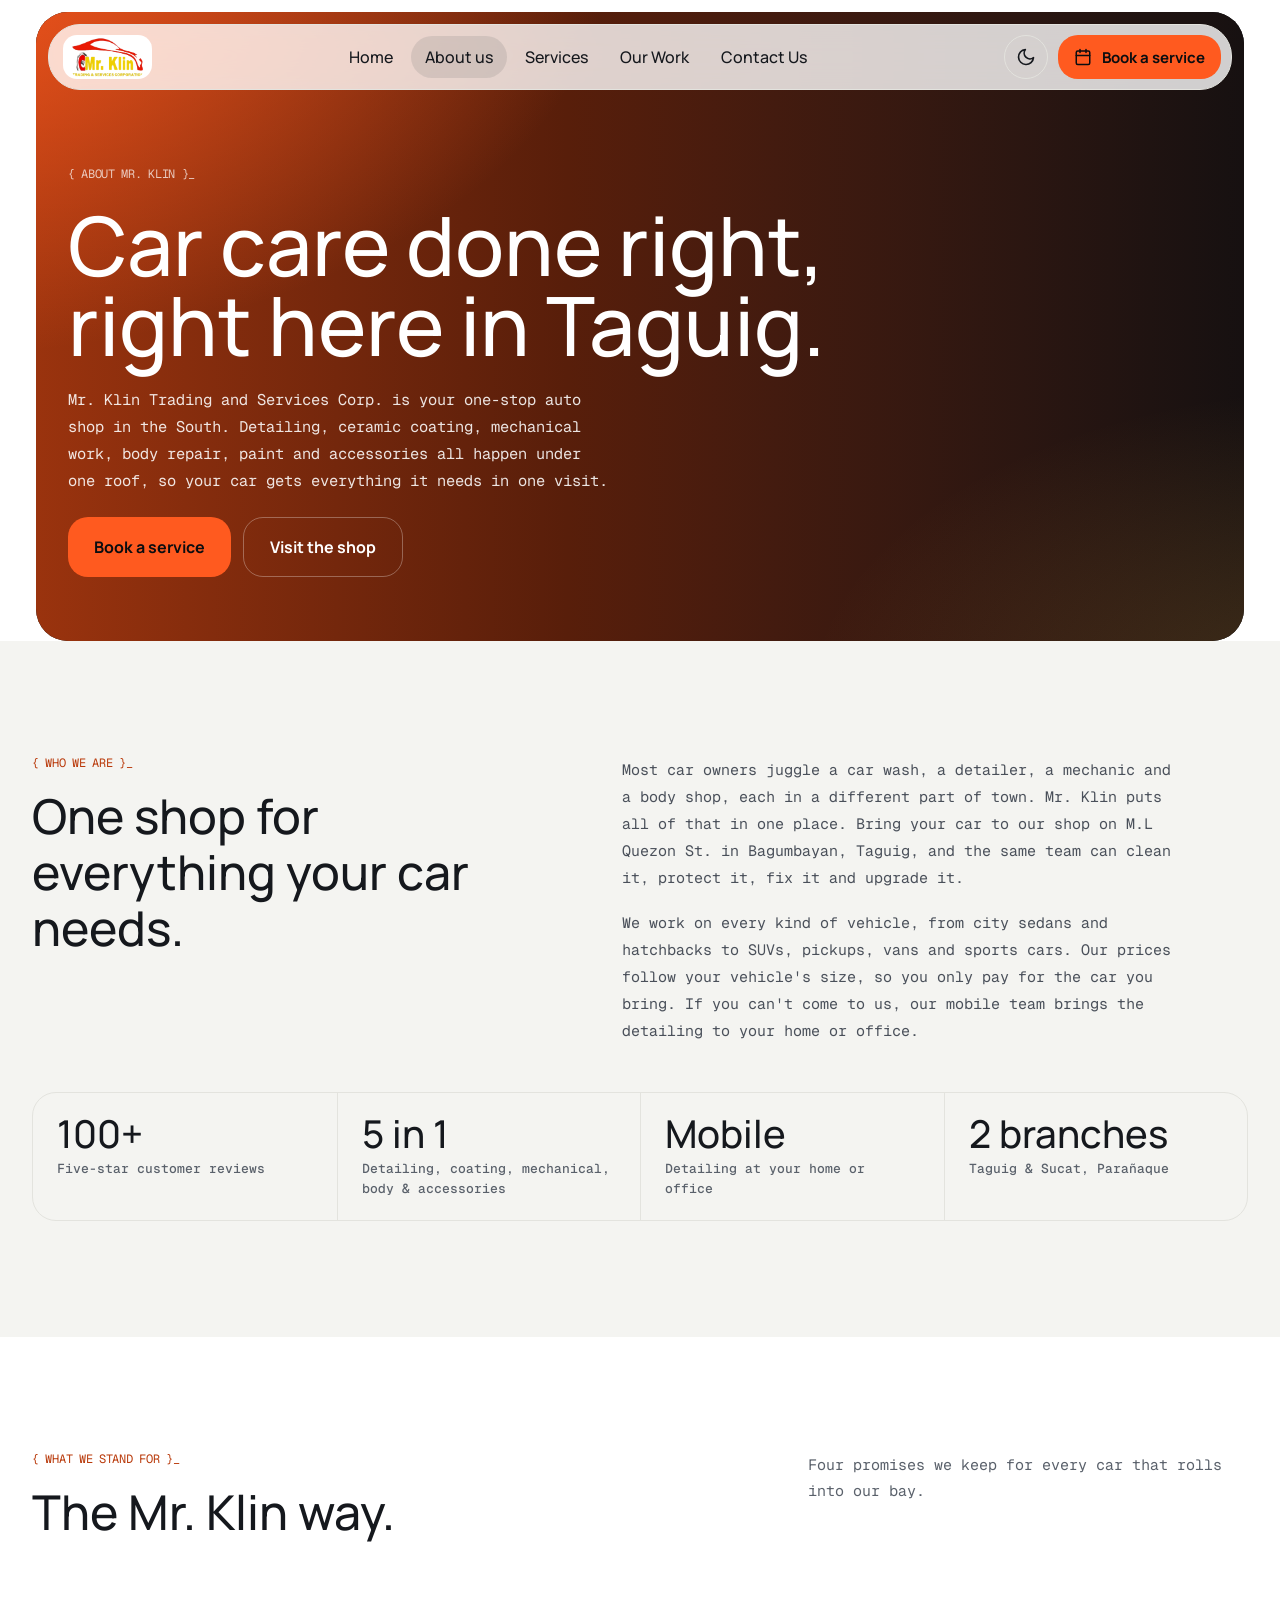
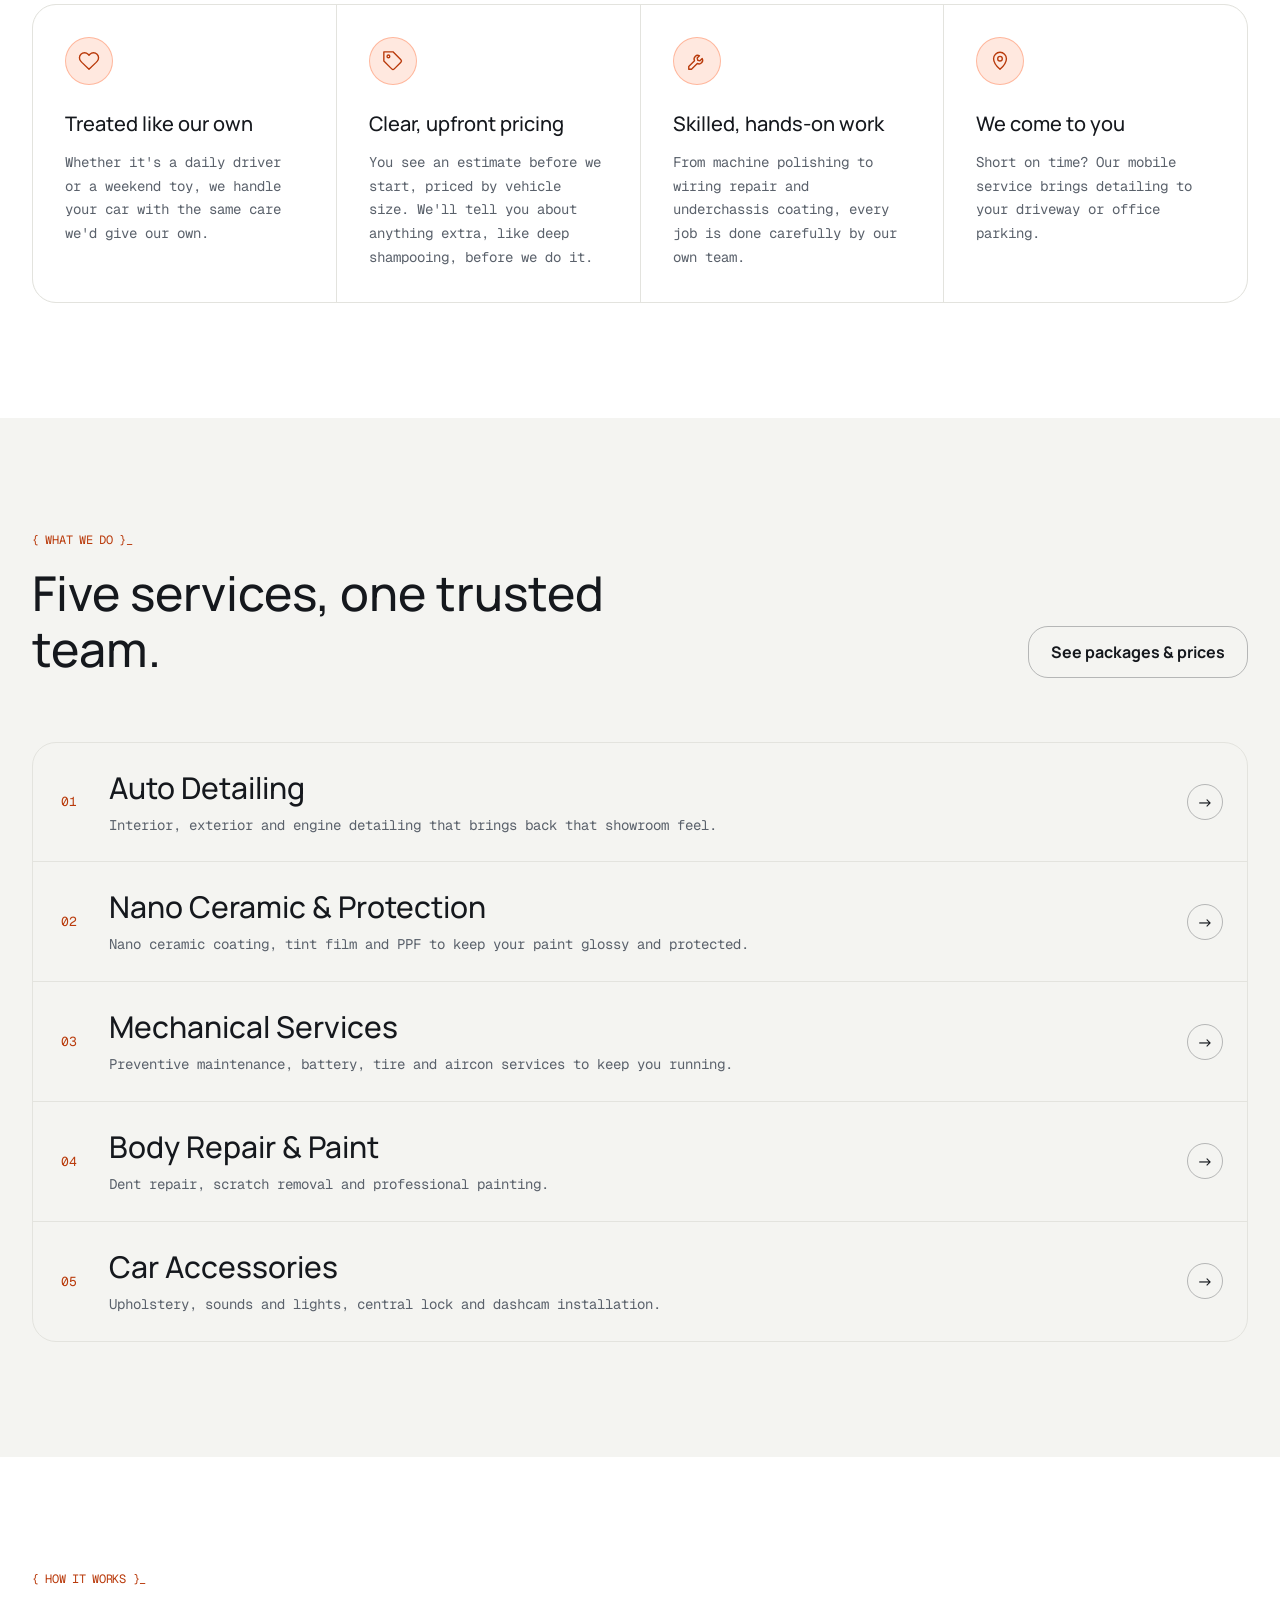
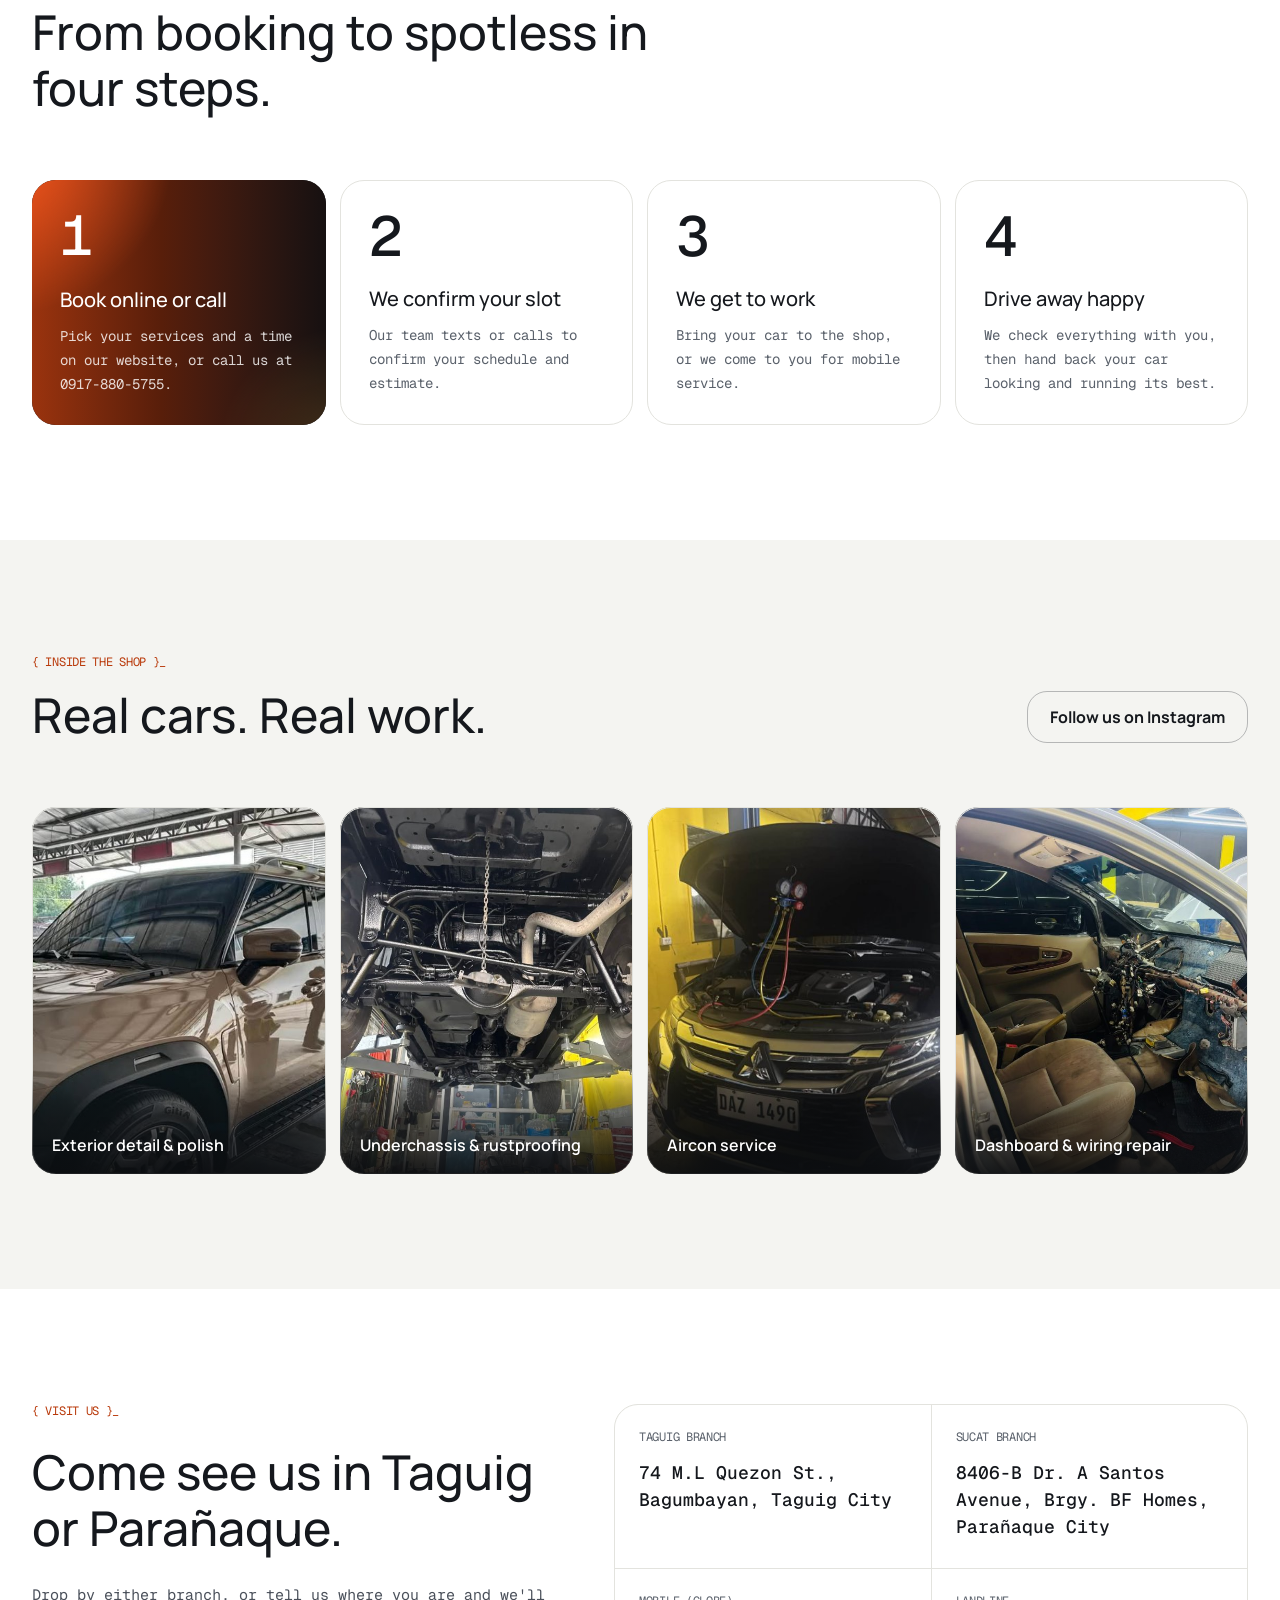
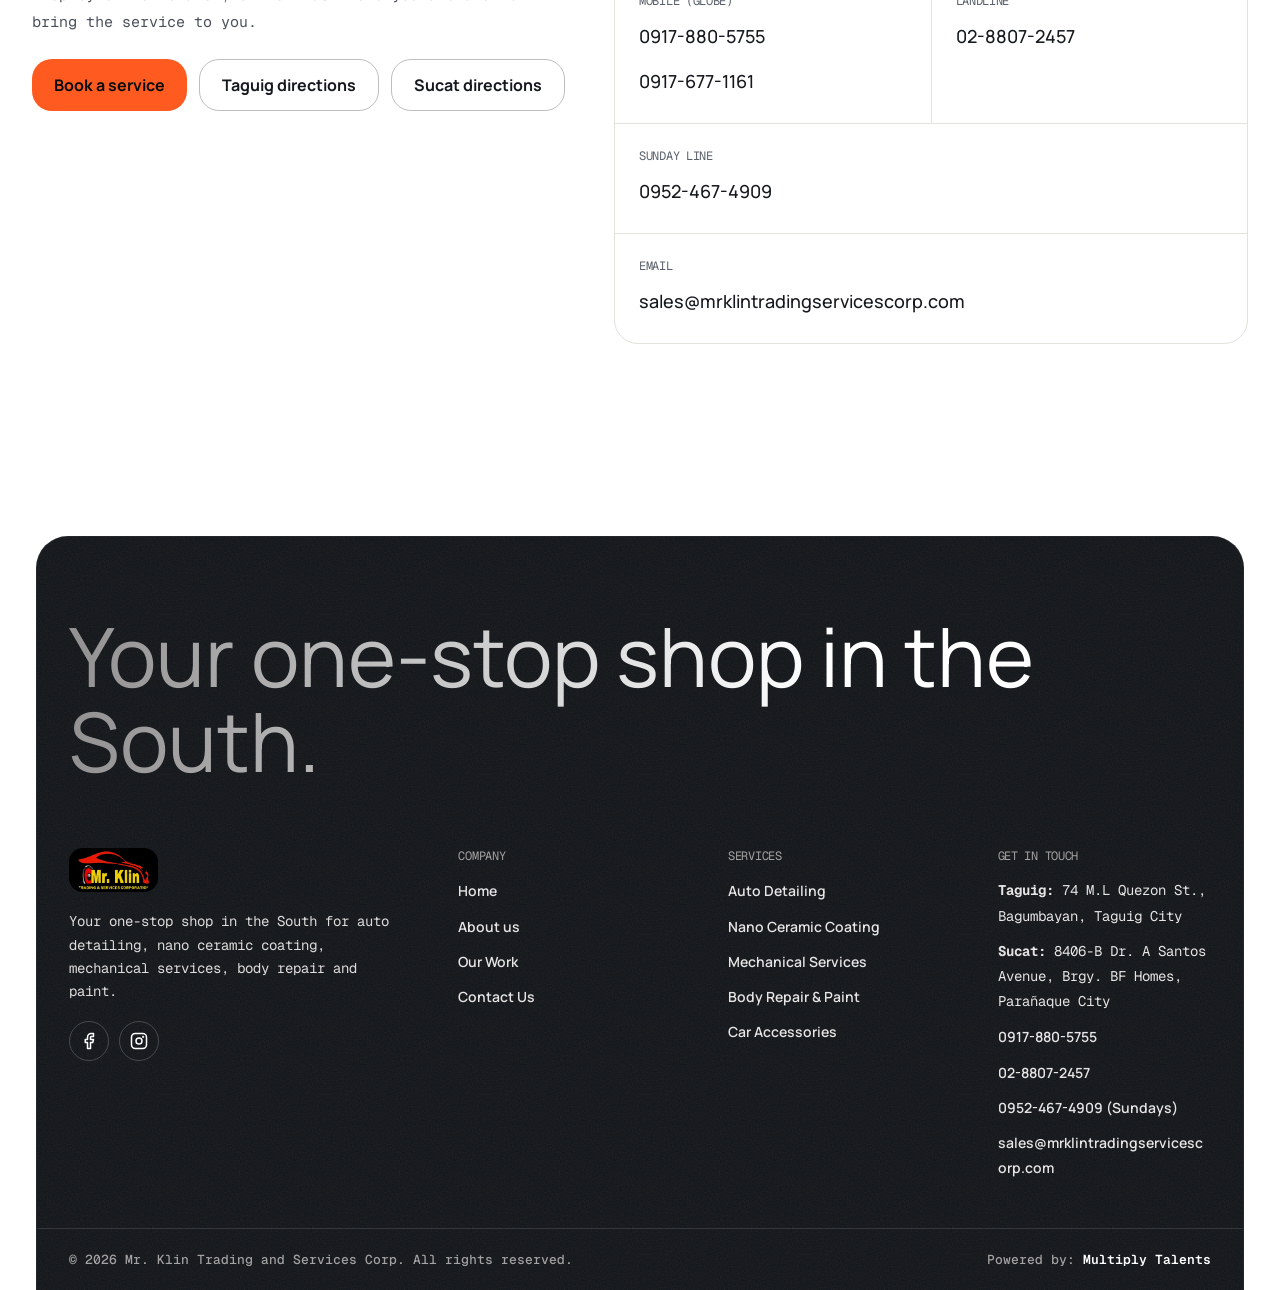
<file: website/about.html>
<!doctype html>
<html lang="en" data-theme="dark">
<head>
<meta charset="utf-8">
<meta name="viewport" content="width=device-width, initial-scale=1">
<title>About Us | Mr. Klin Trading and Services Corp.</title>
<meta name="description" content="Get to know Mr. Klin Trading and Services Corp., the one-stop auto detailing, ceramic coating, mechanical, body repair and paint shop in Bagumbayan, Taguig City.">
<link rel="icon" type="image/png" sizes="32x32" href="images/icon-32.png">
<link rel="apple-touch-icon" href="images/icon-180.png">
<link rel="preconnect" href="https://fonts.googleapis.com">
<link rel="preconnect" href="https://fonts.gstatic.com" crossorigin>
<link rel="stylesheet" href="https://fonts.googleapis.com/css2?family=Manrope:wght@400;500;600;700&family=Geist+Mono:wght@300;400&display=swap">
<script src="js/theme-init.js"></script>
<link rel="stylesheet" href="css/site.css">
</head>
<body>

<!-- Shared SVG defs: paint shading + wheel -->
<svg width="0" height="0" style="position:absolute" aria-hidden="true" focusable="false">
  <defs>
    <linearGradient id="shade" x1="0" y1="0" x2="0" y2="1">
      <stop offset="0" stop-color="#FFFFFF" stop-opacity="0.45"/>
      <stop offset="0.45" stop-color="#FFFFFF" stop-opacity="0"/>
      <stop offset="1" stop-color="#000000" stop-opacity="0.45"/>
    </linearGradient>
    <linearGradient id="shadeStrong" x1="0" y1="0" x2="0" y2="1">
      <stop offset="0" stop-color="#FFFFFF" stop-opacity="0.6"/>
      <stop offset="0.5" stop-color="#FFFFFF" stop-opacity="0"/>
      <stop offset="1" stop-color="#000000" stop-opacity="0.5"/>
    </linearGradient>
    <radialGradient id="floorGlow" cx="0.5" cy="0.5" r="0.5">
      <stop offset="0" stop-color="#000000" stop-opacity="0.8"/>
      <stop offset="1" stop-color="#000000" stop-opacity="0"/>
    </radialGradient>
    <g id="wheel">
      <circle r="24" fill="#0E1116"/>
      <circle r="14" fill="#BFC5CE"/>
      <circle r="8" fill="#5B636F"/>
      <circle r="3" fill="#E7EAEE"/>
    </g>
  </defs>
</svg>

<!-- ================= HEADER ================= -->
<header class="site">
  <div class="container nav-row">
    <a href="index.html" class="brand" aria-label="Mr. Klin — home">
      <img class="brand-logo" src="images/logo.png" width="450" height="246" alt="Mr. Klin Trading &amp; Services Corporation">
    </a>
    <nav class="main" id="mainNav" aria-label="Main">
      <a href="index.html">Home</a>
      <a href="about.html" class="active" aria-current="page">About us</a>
      <a href="services.html">Services</a>
      <a href="work.html">Our Work</a>
      <a href="contact.html">Contact Us</a>
    </nav>
    <div class="nav-actions">
      <button type="button" class="theme-toggle" id="themeToggle" aria-label="Switch to light mode" title="Switch to light mode">
        <svg class="icon-sun" width="20" height="20" viewBox="0 0 24 24" fill="none" stroke="currentColor" stroke-width="2" stroke-linecap="round" stroke-linejoin="round" aria-hidden="true"><circle cx="12" cy="12" r="4"/><path d="M12 2v2M12 20v2M4.9 4.9l1.4 1.4M17.7 17.7l1.4 1.4M2 12h2M20 12h2M4.9 19.1l1.4-1.4M17.7 6.3l1.4-1.4"/></svg>
        <svg class="icon-moon" width="20" height="20" viewBox="0 0 24 24" fill="none" stroke="currentColor" stroke-width="2" stroke-linecap="round" stroke-linejoin="round" aria-hidden="true"><path d="M21 12.8A9 9 0 1 1 11.2 3a7 7 0 0 0 9.8 9.8z"/></svg>
      </button>
      <button type="button" class="btn btn-primary" data-book>
        <svg width="18" height="18" viewBox="0 0 24 24" fill="none" stroke="currentColor" stroke-width="2" stroke-linecap="round" stroke-linejoin="round" aria-hidden="true"><rect x="3" y="4" width="18" height="18" rx="2"/><path d="M16 2v4M8 2v4M3 10h18"/></svg>
        <span>Book<span class="hide-sm"> a service</span></span>
      </button>
      <button type="button" class="menu-toggle" id="menuToggle" aria-label="Open menu" aria-expanded="false" aria-controls="mainNav">
        <svg class="icon-menu" width="20" height="20" viewBox="0 0 24 24" fill="none" stroke="currentColor" stroke-width="2" stroke-linecap="round" aria-hidden="true"><path d="M4 7h16M4 12h16M4 17h16"/></svg>
        <svg class="icon-close" width="20" height="20" viewBox="0 0 24 24" fill="none" stroke="currentColor" stroke-width="2" stroke-linecap="round" aria-hidden="true"><path d="M18 6 6 18M6 6l12 12"/></svg>
      </button>
    </div>
  </div>
</header>

<main>
<!-- ================= ABOUT HERO ================= -->
<section class="hero about-hero bg-base">
  <div class="hero-glow" aria-hidden="true"></div>
  <div class="container">
    <div class="svc-intro">
      <div class="pill"><span class="dot"></span>About Mr. Klin</div>
      <h1 class="display">Car care done right, right here in Taguig.</h1>
      <p class="lead">Mr. Klin Trading and Services Corp. is your one-stop auto shop in the South. Detailing, ceramic coating, mechanical work, body repair, paint and accessories all happen under one roof, so your car gets everything it needs in one visit.</p>
      <div class="cta-row">
        <button type="button" class="btn btn-primary btn-lg" data-book>Book a service</button>
        <a href="#visit" class="btn btn-ghost btn-lg">Visit the shop</a>
      </div>
    </div>
  </div>
</section>

<!-- ================= OUR STORY ================= -->
<section class="section bg-alt">
  <div class="container story-row">
    <div class="story-copy">
      <span class="kicker">Who we are</span>
      <h2 class="title display">One shop for everything your car needs.</h2>
    </div>
    <div class="story-text">
      <p>Most car owners juggle a car wash, a detailer, a mechanic and a body shop, each in a different part of town. Mr. Klin puts all of that in one place. Bring your car to our shop on M.L Quezon St. in Bagumbayan, Taguig, and the same team can clean it, protect it, fix it and upgrade it.</p>
      <p>We work on every kind of vehicle, from city sedans and hatchbacks to SUVs, pickups, vans and sports cars. Our prices follow your vehicle's size, so you only pay for the car you bring. If you can't come to us, our mobile team brings the detailing to your home or office.</p>
    </div>
  </div>
  <div class="container">
    <div class="stats">
      <div class="stat"><strong>100+</strong><span>Five-star customer reviews</span></div>
      <div class="stat"><strong>5 in 1</strong><span>Detailing, coating, mechanical, body &amp; accessories</span></div>
      <div class="stat"><strong>Mobile</strong><span>Detailing at your home or office</span></div>
      <div class="stat"><strong>2 branches</strong><span>Taguig &amp; Sucat, Parañaque</span></div>
    </div>
  </div>
</section>

<!-- ================= VALUES ================= -->
<section class="section bg-base">
  <div class="container">
    <div class="section-head">
      <div>
        <span class="kicker">What we stand for</span>
        <h2 class="title display">The Mr. Klin way.</h2>
      </div>
      <p>Four promises we keep for every car that rolls into our bay.</p>
    </div>
    <div class="values">
      <article class="value">
        <div class="service-icon"><svg width="24" height="24" viewBox="0 0 24 24" fill="none" stroke="currentColor" stroke-width="2" stroke-linecap="round" stroke-linejoin="round" aria-hidden="true"><path d="M20.8 4.6a5.5 5.5 0 0 0-7.8 0L12 5.7l-1-1.1a5.5 5.5 0 0 0-7.8 7.8l1 1.1L12 21l7.8-7.5 1-1.1a5.5 5.5 0 0 0 0-7.8z"/></svg></div>
        <h3>Treated like our own</h3>
        <p>Whether it's a daily driver or a weekend toy, we handle your car with the same care we'd give our own.</p>
      </article>
      <article class="value">
        <div class="service-icon"><svg width="24" height="24" viewBox="0 0 24 24" fill="none" stroke="currentColor" stroke-width="2" stroke-linecap="round" stroke-linejoin="round" aria-hidden="true"><path d="M20.6 13.4 13.4 20.6a2 2 0 0 1-2.8 0L2 12V2h10l8.6 8.6a2 2 0 0 1 0 2.8z"/><circle cx="7" cy="7" r="1.5"/></svg></div>
        <h3>Clear, upfront pricing</h3>
        <p>You see an estimate before we start, priced by vehicle size. We'll tell you about anything extra, like deep shampooing, before we do it.</p>
      </article>
      <article class="value">
        <div class="service-icon"><svg width="24" height="24" viewBox="0 0 24 24" fill="none" stroke="currentColor" stroke-width="2" stroke-linecap="round" stroke-linejoin="round" aria-hidden="true"><path d="M14.7 6.3a4 4 0 0 0-5.4 5.4L3 18v3h3l6.3-6.3a4 4 0 0 0 5.4-5.4l-2.5 2.5-2.4-.6-.6-2.4z"/></svg></div>
        <h3>Skilled, hands-on work</h3>
        <p>From machine polishing to wiring repair and underchassis coating, every job is done carefully by our own team.</p>
      </article>
      <article class="value">
        <div class="service-icon"><svg width="24" height="24" viewBox="0 0 24 24" fill="none" stroke="currentColor" stroke-width="2" stroke-linecap="round" stroke-linejoin="round" aria-hidden="true"><path d="M12 21s-7-6.1-7-11.5A7 7 0 0 1 19 9.5C19 14.9 12 21 12 21z"/><circle cx="12" cy="9.5" r="2.5"/></svg></div>
        <h3>We come to you</h3>
        <p>Short on time? Our mobile service brings detailing to your driveway or office parking.</p>
      </article>
    </div>
  </div>
</section>

<!-- ================= WHAT WE DO ================= -->
<section class="section bg-alt">
  <div class="container">
    <div class="section-head">
      <div>
        <span class="kicker">What we do</span>
        <h2 class="title display">Five services, one trusted team.</h2>
      </div>
      <a href="index.html#packages" class="btn btn-ghost">See packages &amp; prices</a>
    </div>
    <div class="offer-list">
      <a class="offer" href="index.html#services"><b>01</b><div><h3>Auto Detailing</h3><p>Interior, exterior and engine detailing that brings back that showroom feel.</p></div></a>
      <a class="offer" href="index.html#ceramic"><b>02</b><div><h3>Nano Ceramic &amp; Protection</h3><p>Nano ceramic coating, tint film and PPF to keep your paint glossy and protected.</p></div></a>
      <a class="offer" href="index.html#services"><b>03</b><div><h3>Mechanical Services</h3><p>Preventive maintenance, battery, tire and aircon services to keep you running.</p></div></a>
      <a class="offer" href="index.html#services"><b>04</b><div><h3>Body Repair &amp; Paint</h3><p>Dent repair, scratch removal and professional painting.</p></div></a>
      <a class="offer" href="index.html#services"><b>05</b><div><h3>Car Accessories</h3><p>Upholstery, sounds and lights, central lock and dashcam installation.</p></div></a>
    </div>
  </div>
</section>

<!-- ================= HOW IT WORKS ================= -->
<section class="section bg-base">
  <div class="container">
    <div class="section-head">
      <div>
        <span class="kicker">How it works</span>
        <h2 class="title display">From booking to spotless in four steps.</h2>
      </div>
    </div>
    <ol class="steps">
      <li><span>1</span><h3>Book online or call</h3><p>Pick your services and a time on our website, or call us at 0917-880-5755.</p></li>
      <li><span>2</span><h3>We confirm your slot</h3><p>Our team texts or calls to confirm your schedule and estimate.</p></li>
      <li><span>3</span><h3>We get to work</h3><p>Bring your car to the shop, or we come to you for mobile service.</p></li>
      <li><span>4</span><h3>Drive away happy</h3><p>We check everything with you, then hand back your car looking and running its best.</p></li>
    </ol>
  </div>
</section>

<!-- ================= INSIDE THE SHOP ================= -->
<section class="section bg-alt">
  <div class="container">
    <div class="section-head">
      <div>
        <span class="kicker">Inside the shop</span>
        <h2 class="title display">Real cars. Real work.</h2>
      </div>
      <a href="https://www.instagram.com/mr.klintrading" class="btn btn-ghost" target="_blank" rel="noopener">Follow us on Instagram</a>
    </div>
    <div class="gallery">
      <figure><img src="images/work/work-1.jpg" width="560" height="700" alt="Freshly detailed bronze SUV with a mirror-gloss finish" loading="lazy"><figcaption>Exterior detail &amp; polish</figcaption></figure>
      <figure><img src="images/work/work-2.jpg" width="560" height="700" alt="Underchassis of a vehicle on a lift after rustproof coating" loading="lazy"><figcaption>Underchassis &amp; rustproofing</figcaption></figure>
      <figure><img src="images/work/work-3.jpg" width="560" height="700" alt="Technician's gauges connected to an SUV's aircon system" loading="lazy"><figcaption>Aircon service</figcaption></figure>
      <figure><img src="images/work/work-4.jpg" width="560" height="700" alt="Van interior with dashboard removed for wiring repair" loading="lazy"><figcaption>Dashboard &amp; wiring repair</figcaption></figure>
    </div>
  </div>
</section>

<!-- ================= VISIT ================= -->
<section id="visit" class="section bg-base">
  <div class="container contact-row">
    <div class="contact-copy">
      <span class="kicker">Visit us</span>
      <h2 class="title display">Come see us in Taguig or Parañaque.</h2>
      <p>Drop by either branch, or tell us where you are and we'll bring the service to you.</p>
      <div class="cta-row">
        <button type="button" class="btn btn-primary" data-book>Book a service</button>
        <a href="https://maps.google.com/?q=Mr.+Klin+Trading+and+Services+Corporation+Taguig" class="btn btn-ghost" target="_blank" rel="noopener">Taguig directions</a>
        <a href="https://maps.google.com/?q=8406-B+Dr.+A+Santos+Avenue,+BF+Homes,+Para%C3%B1aque+City" class="btn btn-ghost" target="_blank" rel="noopener">Sucat directions</a>
      </div>
    </div>
    <div class="contact-cards">
      <div class="contact-card">
        <span class="label">Taguig branch</span>
        <address>74 M.L Quezon St., Bagumbayan, Taguig City</address>
      </div>
      <div class="contact-card">
        <span class="label">Sucat branch</span>
        <address>8406-B Dr. A Santos Avenue, Brgy. BF Homes, Parañaque City</address>
      </div>
      <div class="contact-card">
        <span class="label">Mobile (Globe)</span>
        <a class="num" href="tel:09178805755">0917-880-5755</a>
        <a class="num" href="tel:09176771161">0917-677-1161</a>
      </div>
      <div class="contact-card">
        <span class="label">Landline</span>
        <a class="num" href="tel:0288072457">02-8807-2457</a>
      </div>
      <div class="contact-card">
        <span class="label">Sunday line</span>
        <a class="num" href="tel:09524674909">0952-467-4909</a>
      </div>
      <div class="contact-card">
        <span class="label">Email</span>
        <a class="num" href="mailto:sales@mrklintradingservicescorp.com">sales@mrklintradingservicescorp.com</a>
      </div>
    </div>
  </div>
</section>
</main>

<footer class="site">
  <p class="footer-display" aria-hidden="true">Your one-stop shop in the South.</p>
  <div class="container footer-main">
    <div class="footer-brand">
      <a href="index.html" class="brand" aria-label="Mr. Klin — home">
        <img class="brand-logo" src="images/logo.png" width="450" height="246" alt="Mr. Klin Trading &amp; Services Corporation" loading="lazy">
      </a>
      <p>Your one-stop shop in the South for auto detailing, nano ceramic coating, mechanical services, body repair and paint.</p>
      <div class="footer-social">
        <a href="https://www.facebook.com/mrklintradingandservicescorp" target="_blank" rel="noopener" aria-label="Mr. Klin on Facebook">
          <svg width="18" height="18" viewBox="0 0 24 24" fill="none" stroke="currentColor" stroke-width="2" stroke-linecap="round" stroke-linejoin="round" aria-hidden="true"><path d="M18 2h-3a5 5 0 0 0-5 5v3H7v4h3v8h4v-8h3l1-4h-4V7a1 1 0 0 1 1-1h3z"/></svg>
        </a>
        <a href="https://www.instagram.com/mr.klintrading" target="_blank" rel="noopener" aria-label="Mr. Klin on Instagram">
          <svg width="18" height="18" viewBox="0 0 24 24" fill="none" stroke="currentColor" stroke-width="2" stroke-linecap="round" stroke-linejoin="round" aria-hidden="true"><rect x="2" y="2" width="20" height="20" rx="5"/><circle cx="12" cy="12" r="4"/><circle cx="17.5" cy="6.5" r="0.5" fill="currentColor"/></svg>
        </a>
      </div>
    </div>
    <nav class="footer-col" aria-label="Footer">
      <h4>Company</h4>
      <ul>
        <li><a href="index.html">Home</a></li>
        <li><a href="about.html">About us</a></li>
        <li><a href="work.html">Our Work</a></li>
        <li><a href="contact.html">Contact Us</a></li>
      </ul>
    </nav>
    <div class="footer-col">
      <h4>Services</h4>
      <ul>
        <li><a href="services.html#detailing">Auto Detailing</a></li>
        <li><a href="services.html#ceramic">Nano Ceramic Coating</a></li>
        <li><a href="services.html#mechanical">Mechanical Services</a></li>
        <li><a href="services.html#body">Body Repair &amp; Paint</a></li>
        <li><a href="services.html#accessories">Car Accessories</a></li>
      </ul>
    </div>
    <div class="footer-col">
      <h4>Get in touch</h4>
      <ul>
        <li><address><b>Taguig:</b> 74 M.L Quezon St., Bagumbayan, Taguig City</address></li>
        <li><address><b>Sucat:</b> 8406-B Dr. A Santos Avenue, Brgy. BF Homes, Parañaque City</address></li>
        <li><a href="tel:09178805755">0917-880-5755</a></li>
        <li><a href="tel:0288072457">02-8807-2457</a></li>
        <li><a href="tel:09524674909">0952-467-4909 (Sundays)</a></li>
        <li><a href="mailto:sales@mrklintradingservicescorp.com" class="footer-email">sales@mrklintradingservicescorp.com</a></li>
      </ul>
    </div>
  </div>
  <div class="footer-bottom">
    <div class="container">
      <span>© <span id="year">2026</span> Mr. Klin Trading and Services Corp. All rights reserved.</span>
      <span>Powered by: <a href="https://multiplytalents.io/" target="_blank" rel="noopener">Multiply Talents</a></span>
    </div>
  </div>
</footer>

<script src="js/site.js"></script>

<!-- ================= BOOKING & ESTIMATE ================= -->
<dialog class="booking" id="booking" aria-labelledby="bkTitle">
  <div class="bk-head">
    <div>
      <span class="kicker" data-i18n="kicker">Book a service</span>
      <h2 class="display" id="bkTitle" data-i18n="title">Get your estimate &amp; pick a slot</h2>
      <div class="bk-lang" role="group" aria-label="Language" data-i18n-aria="langGroup">
        <button type="button" data-lang="en" aria-pressed="true">English</button>
        <button type="button" data-lang="tl" aria-pressed="false">Tagalog</button>
      </div>
    </div>
    <button type="button" class="bk-close" data-close aria-label="Close" data-i18n-aria="close">
      <svg width="18" height="18" viewBox="0 0 24 24" fill="none" stroke="currentColor" stroke-width="2" stroke-linecap="round" aria-hidden="true"><path d="M18 6 6 18M6 6l12 12"/></svg>
    </button>
  </div>
  <ol class="bk-steps" aria-label="Booking steps">
    <li class="current" data-i18n="step1">1. Car &amp; services</li>
    <li data-i18n="step2">2. Date &amp; time</li>
    <li data-i18n="step3">3. Your details</li>
  </ol>

  <div class="bk-body">
    <!-- Step 1 -->
    <section class="bk-panel" data-step="0">
      <div class="bk-group">
        <span class="bk-label" id="bkVehLabel" data-i18n="vehLabel">Your vehicle</span>
        <div class="bk-chips" id="bkVehicles" role="radiogroup" aria-labelledby="bkVehLabel"></div>
      </div>
      <div class="bk-group">
        <span class="bk-label" data-i18n="svcLabel">Services (choose one or more)</span>
        <div class="bk-services" id="bkServices"></div>
        <label class="bk-toggle"><input type="checkbox" id="bkMobile"> <span data-i18n-html="mobileToggle">Home / office service <small>— we come to you (fee confirmed by our team)</small></span></label>
        <div class="bk-branch" id="bkBranchWrap">
          <span class="bk-label" id="bkBranchLabel" data-i18n="branchLabel">Which branch?</span>
          <div class="bk-chips" role="radiogroup" aria-labelledby="bkBranchLabel">
            <label class="bk-chip"><input type="radio" name="bkBranch" value="taguig" checked><span data-i18n="branchTaguig">Taguig — Bagumbayan</span></label>
            <label class="bk-chip"><input type="radio" name="bkBranch" value="sucat"><span data-i18n="branchSucat">Sucat — Parañaque</span></label>
          </div>
        </div>
      </div>
    </section>

    <!-- Step 2 -->
    <section class="bk-panel" data-step="1" hidden>
      <div class="bk-group">
        <span class="bk-label" data-i18n="dateLabel">Choose a date</span>
        <div class="bk-cal">
          <div class="bk-cal-head">
            <button type="button" class="bk-cal-nav" id="bkPrev" aria-label="Previous month" data-i18n-aria="prevMonth">‹</button>
            <strong id="bkMonth" aria-live="polite"></strong>
            <button type="button" class="bk-cal-nav" id="bkNext" aria-label="Next month" data-i18n-aria="nextMonth">›</button>
          </div>
          <div class="bk-grid" id="bkGrid"></div>
        </div>
      </div>
      <div class="bk-group">
        <span class="bk-label" id="bkTimeLabel" data-i18n="timeLabel">Choose a time</span>
        <div id="bkTimes" class="bk-times" role="radiogroup" aria-labelledby="bkTimeLabel"></div>
        <p class="bk-hint" id="bkTimeHint" data-i18n="timeHint">Pick a date first.</p>
      </div>
    </section>

    <!-- Step 3 -->
    <section class="bk-panel" data-step="2" hidden>
      <div class="bk-fields">
        <label class="bk-field"><span data-i18n="name">Full name</span><input id="bkName" autocomplete="name" required></label>
        <label class="bk-field"><span data-i18n="phone">Mobile number</span><input id="bkPhone" type="tel" inputmode="tel" autocomplete="tel" placeholder="09XX-XXX-XXXX" required></label>
        <label class="bk-field"><span data-i18n="email">Email address</span><input id="bkEmail" type="email" inputmode="email" autocomplete="email" placeholder="you@example.com" required></label>
        <label class="bk-field"><span data-i18n="car">Car make &amp; model</span><input id="bkCar" placeholder="e.g. Toyota Fortuner 2021" data-i18n-ph="carPh"></label>
        <label class="bk-field"><span data-i18n-html="plate">Plate number <small style="color:var(--muted)">(optional)</small></span><input id="bkPlate"></label>
        <label class="bk-field full" id="bkAddrWrap" hidden><span data-i18n="addr">Service address</span><input id="bkAddr" autocomplete="street-address" placeholder="Where should we go?" data-i18n-ph="addrPh"></label>
        <label class="bk-field full"><span data-i18n-html="notes">Notes <small style="color:var(--muted)">(optional)</small></span><textarea id="bkNotes" placeholder="Anything we should know — stains, dents, warning lights…" data-i18n-ph="notesPh"></textarea></label>
        <div class="bk-photos" role="group" aria-labelledby="bkPhotoLabel">
          <span id="bkPhotoLabel" data-i18n-html="photos">Photos of your unit <small>(optional, up to 3)</small></span>
          <small data-i18n="photosHint">Show us the car and any problem areas — scratches, dents, stains. It helps us quote faster.</small>
          <div class="bk-photo-list">
            <span id="bkPhotoList" style="display:contents"></span>
            <label class="bk-photo-add" id="bkPhotoAdd"><svg width="22" height="22" viewBox="0 0 24 24" fill="none" stroke="currentColor" stroke-width="2" stroke-linecap="round" stroke-linejoin="round" aria-hidden="true"><path d="M23 19a2 2 0 0 1-2 2H3a2 2 0 0 1-2-2V8a2 2 0 0 1 2-2h4l2-3h6l2 3h4a2 2 0 0 1 2 2z"/><circle cx="12" cy="13" r="4"/></svg><span data-i18n="photoAdd">Add photo</span><input type="file" id="bkPhotoInput" accept="image/*" multiple></label>
          </div>
        </div>
      </div>
      <div class="bk-reminders" role="note" aria-labelledby="bkRemTitle">
        <span class="bk-label" id="bkRemTitle" data-i18n="remTitle">Before your visit</span>
        <ul>
          <li>
            <svg width="20" height="20" viewBox="0 0 24 24" fill="none" stroke="currentColor" stroke-width="2" stroke-linecap="round" stroke-linejoin="round" aria-hidden="true"><rect x="4" y="3" width="16" height="18" rx="2"/><path d="M8 8h8M8 12h8M8 16h5"/></svg>
            <span data-i18n-html="remOrcr">Please bring your vehicle's <b>OR/CR</b> (Official Receipt and Certificate of Registration).</span>
          </li>
          <li>
            <svg width="20" height="20" viewBox="0 0 24 24" fill="none" stroke="currentColor" stroke-width="2" stroke-linecap="round" stroke-linejoin="round" aria-hidden="true"><rect x="2" y="6" width="20" height="12" rx="2"/><circle cx="12" cy="12" r="2.5"/><path d="M6 12h.01M18 12h.01"/></svg>
            <span><span data-i18n-html="remDown">A downpayment of <b>at least 50%</b> of your total estimated price is required to secure your booking.</span> <span id="bkDownAmt"></span></span>
          </li>
        </ul>
      </div>
      <div class="bk-summary">
        <span class="bk-label" data-i18n="summary">Your booking</span>
        <dl id="bkSummary"></dl>
      </div>
      <input type="text" id="bkCompany" name="company" tabindex="-1" autocomplete="off" aria-hidden="true" style="position:absolute;left:-9999px;width:1px;height:1px;opacity:0">
      <div class="bk-done" id="bkDone" role="status" hidden>
        <svg width="28" height="28" viewBox="0 0 24 24" fill="none" stroke="currentColor" stroke-width="2.2" stroke-linecap="round" stroke-linejoin="round" aria-hidden="true"><circle cx="12" cy="12" r="10"/><path d="m8 12 3 3 5-6"/></svg>
        <div><strong data-i18n="doneTitle">Booking received!</strong><span data-i18n="doneText">We'll text or call you to confirm your slot and final price.</span></div>
      </div>
      <div id="bkSendWrap" hidden>
        <p class="bk-note" id="bkSendIntro" style="margin-top:18px"></p>
        <div class="bk-send">
          <a class="btn btn-primary" id="bkMessenger" target="_blank" rel="noopener" data-i18n="sendMessenger">Send via Messenger</a>
          <a class="btn btn-ghost" id="bkSms" data-i18n="sendSms">Send via SMS</a>
          <button type="button" class="btn btn-ghost" id="bkCopy" data-i18n="copy">Copy details</button>
        </div>
        <p class="bk-note" data-i18n-html="call">Prefer to talk? Call <a href="tel:09178805755">0917-880-5755</a>.</p>
      </div>
    </section>
    <p class="bk-error" id="bkError" role="alert" hidden></p>
  </div>

  <div class="bk-foot">
    <div class="bk-total">
      <small data-i18n="totalLabel">Estimated total</small>
      <strong id="bkTotal">₱0</strong>
      <span id="bkTotalNote">Select your vehicle and services</span>
    </div>
    <div class="bk-actions">
      <button type="button" class="btn btn-ghost" id="bkBack" hidden data-i18n="back">Back</button>
      <button type="button" class="btn btn-primary" id="bkNextStep">Next: pick a date</button>
    </div>
  </div>
</dialog>

<script src="js/booking.js"></script>
</body>
</html>
</file>
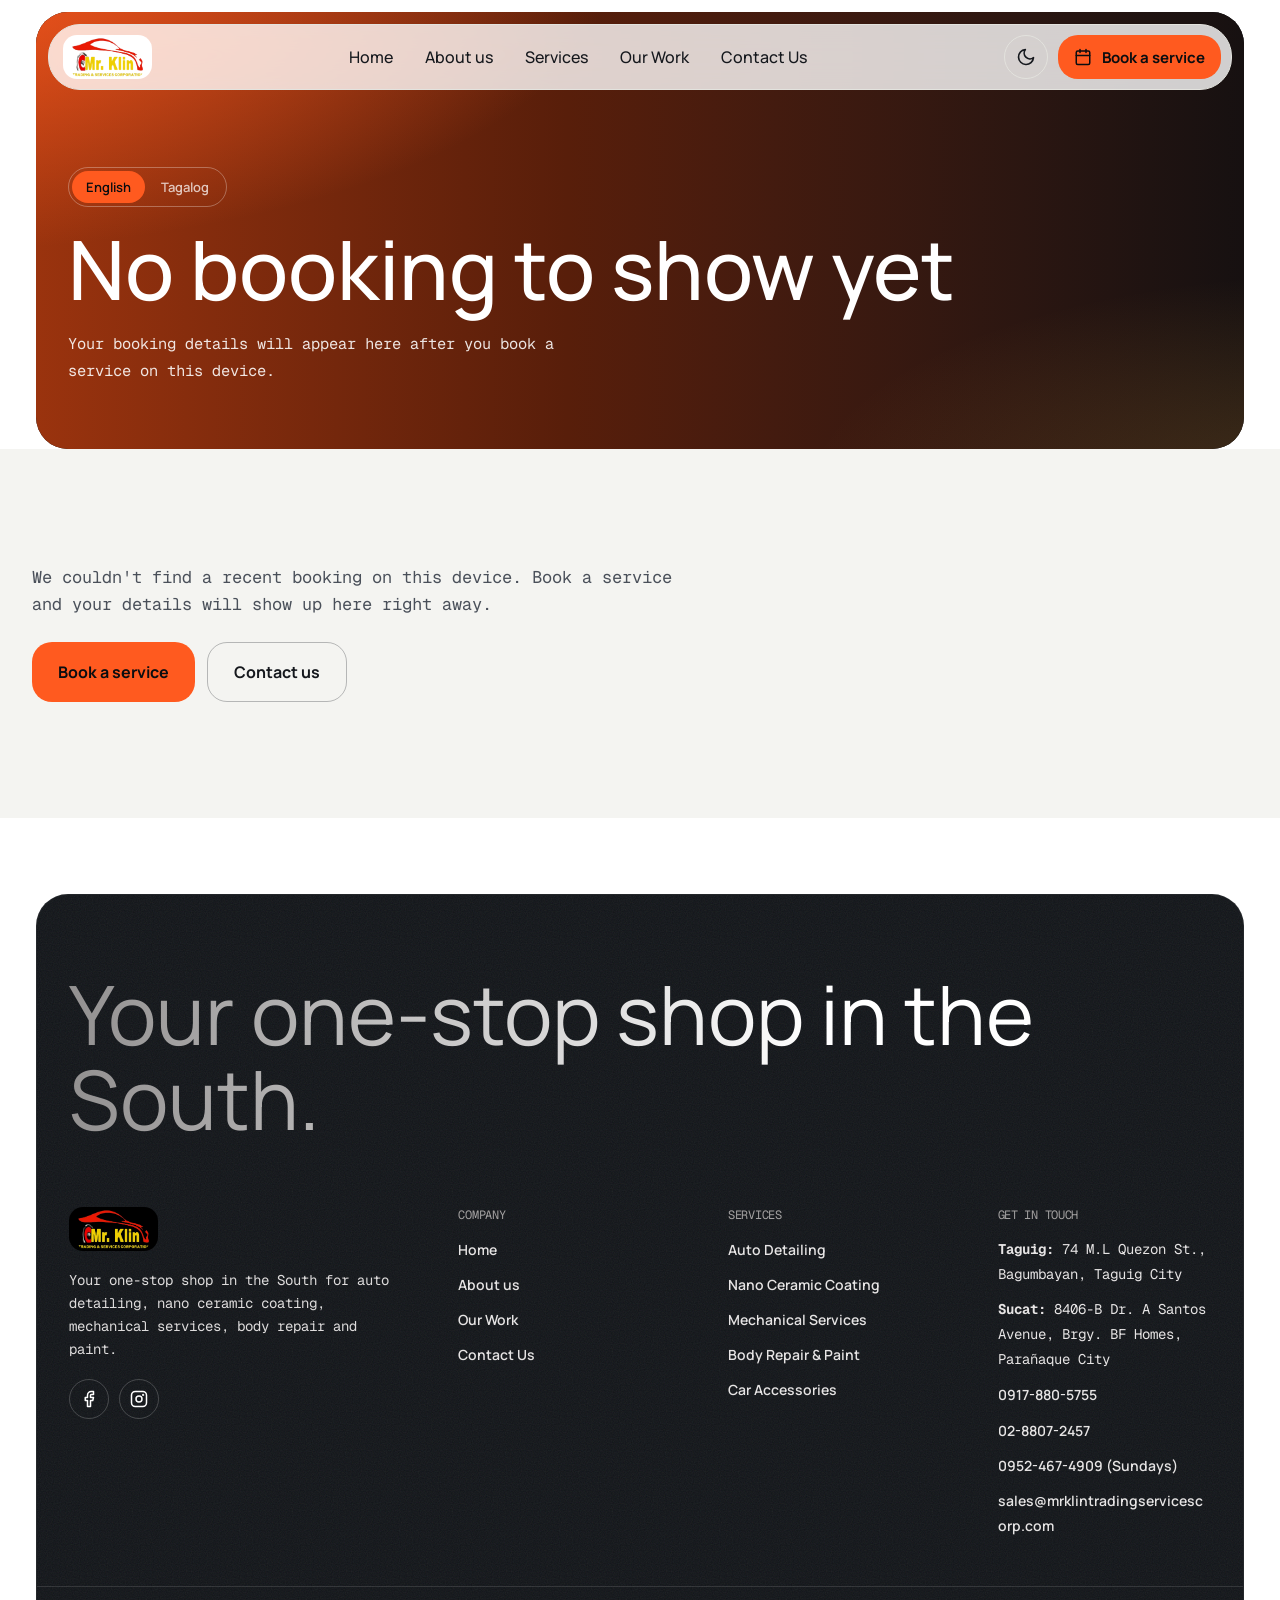
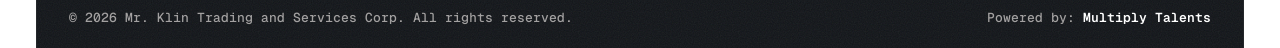
<file: website/booking.html>
<!doctype html>
<html lang="en" data-theme="dark">
<head>
<meta charset="utf-8">
<meta name="viewport" content="width=device-width, initial-scale=1">
<title>Your Booking | Mr. Klin Trading and Services Corp.</title>
<meta name="description" content="Your Mr. Klin booking details and reminders.">
<meta name="robots" content="noindex">
<link rel="icon" type="image/png" sizes="32x32" href="images/icon-32.png">
<link rel="apple-touch-icon" href="images/icon-180.png">
<link rel="preconnect" href="https://fonts.googleapis.com">
<link rel="preconnect" href="https://fonts.gstatic.com" crossorigin>
<link rel="stylesheet" href="https://fonts.googleapis.com/css2?family=Manrope:wght@400;500;600;700&family=Geist+Mono:wght@300;400&display=swap">
<script src="js/theme-init.js"></script>
<link rel="stylesheet" href="css/site.css">
</head>
<body>

<!-- Shared SVG defs: paint shading + wheel -->
<svg width="0" height="0" style="position:absolute" aria-hidden="true" focusable="false">
  <defs>
    <linearGradient id="shade" x1="0" y1="0" x2="0" y2="1">
      <stop offset="0" stop-color="#FFFFFF" stop-opacity="0.45"/>
      <stop offset="0.45" stop-color="#FFFFFF" stop-opacity="0"/>
      <stop offset="1" stop-color="#000000" stop-opacity="0.45"/>
    </linearGradient>
    <linearGradient id="shadeStrong" x1="0" y1="0" x2="0" y2="1">
      <stop offset="0" stop-color="#FFFFFF" stop-opacity="0.6"/>
      <stop offset="0.5" stop-color="#FFFFFF" stop-opacity="0"/>
      <stop offset="1" stop-color="#000000" stop-opacity="0.5"/>
    </linearGradient>
    <radialGradient id="floorGlow" cx="0.5" cy="0.5" r="0.5">
      <stop offset="0" stop-color="#000000" stop-opacity="0.8"/>
      <stop offset="1" stop-color="#000000" stop-opacity="0"/>
    </radialGradient>
    <g id="wheel">
      <circle r="24" fill="#0E1116"/>
      <circle r="14" fill="#BFC5CE"/>
      <circle r="8" fill="#5B636F"/>
      <circle r="3" fill="#E7EAEE"/>
    </g>
  </defs>
</svg>

<!-- ================= HEADER ================= -->
<header class="site">
  <div class="container nav-row">
    <a href="index.html" class="brand" aria-label="Mr. Klin — home">
      <img class="brand-logo" src="images/logo.png" width="450" height="246" alt="Mr. Klin Trading &amp; Services Corporation">
    </a>
    <nav class="main" id="mainNav" aria-label="Main">
      <a href="index.html">Home</a>
      <a href="about.html">About us</a>
      <a href="services.html">Services</a>
      <a href="work.html">Our Work</a>
      <a href="contact.html">Contact Us</a>
    </nav>
    <div class="nav-actions">
      <button type="button" class="theme-toggle" id="themeToggle" aria-label="Switch to light mode" title="Switch to light mode">
        <svg class="icon-sun" width="20" height="20" viewBox="0 0 24 24" fill="none" stroke="currentColor" stroke-width="2" stroke-linecap="round" stroke-linejoin="round" aria-hidden="true"><circle cx="12" cy="12" r="4"/><path d="M12 2v2M12 20v2M4.9 4.9l1.4 1.4M17.7 17.7l1.4 1.4M2 12h2M20 12h2M4.9 19.1l1.4-1.4M17.7 6.3l1.4-1.4"/></svg>
        <svg class="icon-moon" width="20" height="20" viewBox="0 0 24 24" fill="none" stroke="currentColor" stroke-width="2" stroke-linecap="round" stroke-linejoin="round" aria-hidden="true"><path d="M21 12.8A9 9 0 1 1 11.2 3a7 7 0 0 0 9.8 9.8z"/></svg>
      </button>
      <button type="button" class="btn btn-primary" data-book>
        <svg width="18" height="18" viewBox="0 0 24 24" fill="none" stroke="currentColor" stroke-width="2" stroke-linecap="round" stroke-linejoin="round" aria-hidden="true"><rect x="3" y="4" width="18" height="18" rx="2"/><path d="M16 2v4M8 2v4M3 10h18"/></svg>
        <span>Book<span class="hide-sm"> a service</span></span>
      </button>
      <button type="button" class="menu-toggle" id="menuToggle" aria-label="Open menu" aria-expanded="false" aria-controls="mainNav">
        <svg class="icon-menu" width="20" height="20" viewBox="0 0 24 24" fill="none" stroke="currentColor" stroke-width="2" stroke-linecap="round" aria-hidden="true"><path d="M4 7h16M4 12h16M4 17h16"/></svg>
        <svg class="icon-close" width="20" height="20" viewBox="0 0 24 24" fill="none" stroke="currentColor" stroke-width="2" stroke-linecap="round" aria-hidden="true"><path d="M18 6 6 18M6 6l12 12"/></svg>
      </button>
    </div>
  </div>
</header>

<main>
<!-- ================= BOOKING DETAILS ================= -->
<section class="hero about-hero bg-base">
  <div class="hero-glow" aria-hidden="true"></div>
  <div class="container">
    <div class="svc-intro bd-intro">
      <div class="bd-top">
        <div class="pill"><span class="dot"></span><span data-t="pill">Booking received</span></div>
        <div class="bk-lang" role="group" aria-label="Language" data-t-aria="langGroup">
          <button type="button" data-lang="en" aria-pressed="true">English</button>
          <button type="button" data-lang="tl" aria-pressed="false">Tagalog</button>
        </div>
      </div>
      <h1 class="display" id="bdTitle"></h1>
      <p class="lead" id="bdLead"></p>
    </div>
  </div>
</section>

<section class="section bg-alt bd-section">
  <div class="container">
    <!-- Shown when there is a saved booking -->
    <div class="bd-grid" id="bdFound" hidden>
      <article class="bd-card" aria-labelledby="bdDetailsTitle">
        <div class="bd-card-head">
          <div>
            <span class="kicker" id="bdDetailsTitle" data-t="details">Booking details</span>
            <p class="bd-ref"><span data-t="ref">Reference no.</span> <strong id="bdRef"></strong></p>
          </div>
          <span class="bd-status"><span class="dot"></span><span data-t="status">Waiting for confirmation</span></span>
        </div>
        <h2 class="bd-sub" data-t="services">Services</h2>
        <ul class="bd-services" id="bdServices"></ul>
        <dl class="bd-rows" id="bdRows"></dl>
        <p class="bd-booked" id="bdBooked"></p>
      </article>

      <aside class="bd-side">
        <div class="bd-note" role="note" aria-labelledby="bdNoteTitle">
          <span class="kicker" id="bdNoteTitle" data-t="noteTitle">Important reminders</span>
          <ul>
            <li>
              <svg width="22" height="22" viewBox="0 0 24 24" fill="none" stroke="currentColor" stroke-width="2" stroke-linecap="round" stroke-linejoin="round" aria-hidden="true"><rect x="4" y="3" width="16" height="18" rx="2"/><path d="M8 8h8M8 12h8M8 16h5"/></svg>
              <span data-t-html="orcr"></span>
            </li>
            <li>
              <svg width="22" height="22" viewBox="0 0 24 24" fill="none" stroke="currentColor" stroke-width="2" stroke-linecap="round" stroke-linejoin="round" aria-hidden="true"><rect x="2" y="6" width="20" height="12" rx="2"/><circle cx="12" cy="12" r="2.5"/><path d="M6 12h.01M18 12h.01"/></svg>
              <span><span data-t-html="down"></span> <span class="bd-muted" id="bdDown"></span></span>
            </li>
            <li>
              <svg width="22" height="22" viewBox="0 0 24 24" fill="none" stroke="currentColor" stroke-width="2" stroke-linecap="round" stroke-linejoin="round" aria-hidden="true"><path d="M22 16.9v3a2 2 0 0 1-2.2 2 19.8 19.8 0 0 1-8.6-3.1 19.5 19.5 0 0 1-6-6A19.8 19.8 0 0 1 2.1 4.2 2 2 0 0 1 4.1 2h3a2 2 0 0 1 2 1.7c.1.9.4 1.8.7 2.7a2 2 0 0 1-.5 2.1L8 9.8a16 16 0 0 0 6 6l1.3-1.3a2 2 0 0 1 2.1-.4c.9.3 1.8.6 2.7.7a2 2 0 0 1 1.7 2z"/></svg>
              <span data-t-html="change"></span>
            </li>
          </ul>
        </div>
        <div class="bd-actions">
          <a class="btn btn-primary" id="bdMessenger" target="_blank" rel="noopener" data-t="messenger">Send details on Messenger</a>
          <a class="btn btn-ghost" href="tel:09178805755" data-t="call">Call 0917-880-5755</a>
          <button type="button" class="btn btn-ghost" id="bdPrint" data-t="print">Save or print</button>
          <button type="button" class="btn btn-ghost" data-book data-t="another">Book another service</button>
        </div>
      </aside>
    </div>

    <!-- Shown when nothing was saved on this device -->
    <div class="bd-empty" id="bdEmpty" hidden>
      <p data-t="emptyText"></p>
      <div class="cta-row">
        <button type="button" class="btn btn-primary btn-lg" data-book data-t="book">Book a service</button>
        <a href="contact.html" class="btn btn-ghost btn-lg" data-t="contact">Contact us</a>
      </div>
    </div>
  </div>
</section>
</main>

<script src="js/booking-details.js"></script>

<footer class="site">
  <p class="footer-display" aria-hidden="true">Your one-stop shop in the South.</p>
  <div class="container footer-main">
    <div class="footer-brand">
      <a href="index.html" class="brand" aria-label="Mr. Klin — home">
        <img class="brand-logo" src="images/logo.png" width="450" height="246" alt="Mr. Klin Trading &amp; Services Corporation" loading="lazy">
      </a>
      <p>Your one-stop shop in the South for auto detailing, nano ceramic coating, mechanical services, body repair and paint.</p>
      <div class="footer-social">
        <a href="https://www.facebook.com/mrklintradingandservicescorp" target="_blank" rel="noopener" aria-label="Mr. Klin on Facebook">
          <svg width="18" height="18" viewBox="0 0 24 24" fill="none" stroke="currentColor" stroke-width="2" stroke-linecap="round" stroke-linejoin="round" aria-hidden="true"><path d="M18 2h-3a5 5 0 0 0-5 5v3H7v4h3v8h4v-8h3l1-4h-4V7a1 1 0 0 1 1-1h3z"/></svg>
        </a>
        <a href="https://www.instagram.com/mr.klintrading" target="_blank" rel="noopener" aria-label="Mr. Klin on Instagram">
          <svg width="18" height="18" viewBox="0 0 24 24" fill="none" stroke="currentColor" stroke-width="2" stroke-linecap="round" stroke-linejoin="round" aria-hidden="true"><rect x="2" y="2" width="20" height="20" rx="5"/><circle cx="12" cy="12" r="4"/><circle cx="17.5" cy="6.5" r="0.5" fill="currentColor"/></svg>
        </a>
      </div>
    </div>
    <nav class="footer-col" aria-label="Footer">
      <h4>Company</h4>
      <ul>
        <li><a href="index.html">Home</a></li>
        <li><a href="about.html">About us</a></li>
        <li><a href="work.html">Our Work</a></li>
        <li><a href="contact.html">Contact Us</a></li>
      </ul>
    </nav>
    <div class="footer-col">
      <h4>Services</h4>
      <ul>
        <li><a href="services.html#detailing">Auto Detailing</a></li>
        <li><a href="services.html#ceramic">Nano Ceramic Coating</a></li>
        <li><a href="services.html#mechanical">Mechanical Services</a></li>
        <li><a href="services.html#body">Body Repair &amp; Paint</a></li>
        <li><a href="services.html#accessories">Car Accessories</a></li>
      </ul>
    </div>
    <div class="footer-col">
      <h4>Get in touch</h4>
      <ul>
        <li><address><b>Taguig:</b> 74 M.L Quezon St., Bagumbayan, Taguig City</address></li>
        <li><address><b>Sucat:</b> 8406-B Dr. A Santos Avenue, Brgy. BF Homes, Parañaque City</address></li>
        <li><a href="tel:09178805755">0917-880-5755</a></li>
        <li><a href="tel:0288072457">02-8807-2457</a></li>
        <li><a href="tel:09524674909">0952-467-4909 (Sundays)</a></li>
        <li><a href="mailto:sales@mrklintradingservicescorp.com" class="footer-email">sales@mrklintradingservicescorp.com</a></li>
      </ul>
    </div>
  </div>
  <div class="footer-bottom">
    <div class="container">
      <span>© <span id="year">2026</span> Mr. Klin Trading and Services Corp. All rights reserved.</span>
      <span>Powered by: <a href="https://multiplytalents.io/" target="_blank" rel="noopener">Multiply Talents</a></span>
    </div>
  </div>
</footer>

<script src="js/site.js"></script>

<!-- ================= BOOKING & ESTIMATE ================= -->
<dialog class="booking" id="booking" aria-labelledby="bkTitle">
  <div class="bk-head">
    <div>
      <span class="kicker" data-i18n="kicker">Book a service</span>
      <h2 class="display" id="bkTitle" data-i18n="title">Get your estimate &amp; pick a slot</h2>
      <div class="bk-lang" role="group" aria-label="Language" data-i18n-aria="langGroup">
        <button type="button" data-lang="en" aria-pressed="true">English</button>
        <button type="button" data-lang="tl" aria-pressed="false">Tagalog</button>
      </div>
    </div>
    <button type="button" class="bk-close" data-close aria-label="Close" data-i18n-aria="close">
      <svg width="18" height="18" viewBox="0 0 24 24" fill="none" stroke="currentColor" stroke-width="2" stroke-linecap="round" aria-hidden="true"><path d="M18 6 6 18M6 6l12 12"/></svg>
    </button>
  </div>
  <ol class="bk-steps" aria-label="Booking steps">
    <li class="current" data-i18n="step1">1. Car &amp; services</li>
    <li data-i18n="step2">2. Date &amp; time</li>
    <li data-i18n="step3">3. Your details</li>
  </ol>

  <div class="bk-body">
    <!-- Step 1 -->
    <section class="bk-panel" data-step="0">
      <div class="bk-group">
        <span class="bk-label" id="bkVehLabel" data-i18n="vehLabel">Your vehicle</span>
        <div class="bk-chips" id="bkVehicles" role="radiogroup" aria-labelledby="bkVehLabel"></div>
      </div>
      <div class="bk-group">
        <span class="bk-label" data-i18n="svcLabel">Services (choose one or more)</span>
        <div class="bk-services" id="bkServices"></div>
        <label class="bk-toggle"><input type="checkbox" id="bkMobile"> <span data-i18n-html="mobileToggle">Home / office service <small>— we come to you (fee confirmed by our team)</small></span></label>
        <div class="bk-branch" id="bkBranchWrap">
          <span class="bk-label" id="bkBranchLabel" data-i18n="branchLabel">Which branch?</span>
          <div class="bk-chips" role="radiogroup" aria-labelledby="bkBranchLabel">
            <label class="bk-chip"><input type="radio" name="bkBranch" value="taguig" checked><span data-i18n="branchTaguig">Taguig — Bagumbayan</span></label>
            <label class="bk-chip"><input type="radio" name="bkBranch" value="sucat"><span data-i18n="branchSucat">Sucat — Parañaque</span></label>
          </div>
        </div>
      </div>
    </section>

    <!-- Step 2 -->
    <section class="bk-panel" data-step="1" hidden>
      <div class="bk-group">
        <span class="bk-label" data-i18n="dateLabel">Choose a date</span>
        <div class="bk-cal">
          <div class="bk-cal-head">
            <button type="button" class="bk-cal-nav" id="bkPrev" aria-label="Previous month" data-i18n-aria="prevMonth">‹</button>
            <strong id="bkMonth" aria-live="polite"></strong>
            <button type="button" class="bk-cal-nav" id="bkNext" aria-label="Next month" data-i18n-aria="nextMonth">›</button>
          </div>
          <div class="bk-grid" id="bkGrid"></div>
        </div>
      </div>
      <div class="bk-group">
        <span class="bk-label" id="bkTimeLabel" data-i18n="timeLabel">Choose a time</span>
        <div id="bkTimes" class="bk-times" role="radiogroup" aria-labelledby="bkTimeLabel"></div>
        <p class="bk-hint" id="bkTimeHint" data-i18n="timeHint">Pick a date first.</p>
      </div>
    </section>

    <!-- Step 3 -->
    <section class="bk-panel" data-step="2" hidden>
      <div class="bk-fields">
        <label class="bk-field"><span data-i18n="name">Full name</span><input id="bkName" autocomplete="name" required></label>
        <label class="bk-field"><span data-i18n="phone">Mobile number</span><input id="bkPhone" type="tel" inputmode="tel" autocomplete="tel" placeholder="09XX-XXX-XXXX" required></label>
        <label class="bk-field"><span data-i18n="email">Email address</span><input id="bkEmail" type="email" inputmode="email" autocomplete="email" placeholder="you@example.com" required></label>
        <label class="bk-field"><span data-i18n="car">Car make &amp; model</span><input id="bkCar" placeholder="e.g. Toyota Fortuner 2021" data-i18n-ph="carPh"></label>
        <label class="bk-field"><span data-i18n-html="plate">Plate number <small style="color:var(--muted)">(optional)</small></span><input id="bkPlate"></label>
        <label class="bk-field full" id="bkAddrWrap" hidden><span data-i18n="addr">Service address</span><input id="bkAddr" autocomplete="street-address" placeholder="Where should we go?" data-i18n-ph="addrPh"></label>
        <label class="bk-field full"><span data-i18n-html="notes">Notes <small style="color:var(--muted)">(optional)</small></span><textarea id="bkNotes" placeholder="Anything we should know — stains, dents, warning lights…" data-i18n-ph="notesPh"></textarea></label>
        <div class="bk-photos" role="group" aria-labelledby="bkPhotoLabel">
          <span id="bkPhotoLabel" data-i18n-html="photos">Photos of your unit <small>(optional, up to 3)</small></span>
          <small data-i18n="photosHint">Show us the car and any problem areas — scratches, dents, stains. It helps us quote faster.</small>
          <div class="bk-photo-list">
            <span id="bkPhotoList" style="display:contents"></span>
            <label class="bk-photo-add" id="bkPhotoAdd"><svg width="22" height="22" viewBox="0 0 24 24" fill="none" stroke="currentColor" stroke-width="2" stroke-linecap="round" stroke-linejoin="round" aria-hidden="true"><path d="M23 19a2 2 0 0 1-2 2H3a2 2 0 0 1-2-2V8a2 2 0 0 1 2-2h4l2-3h6l2 3h4a2 2 0 0 1 2 2z"/><circle cx="12" cy="13" r="4"/></svg><span data-i18n="photoAdd">Add photo</span><input type="file" id="bkPhotoInput" accept="image/*" multiple></label>
          </div>
        </div>
      </div>
      <div class="bk-reminders" role="note" aria-labelledby="bkRemTitle">
        <span class="bk-label" id="bkRemTitle" data-i18n="remTitle">Before your visit</span>
        <ul>
          <li>
            <svg width="20" height="20" viewBox="0 0 24 24" fill="none" stroke="currentColor" stroke-width="2" stroke-linecap="round" stroke-linejoin="round" aria-hidden="true"><rect x="4" y="3" width="16" height="18" rx="2"/><path d="M8 8h8M8 12h8M8 16h5"/></svg>
            <span data-i18n-html="remOrcr">Please bring your vehicle's <b>OR/CR</b> (Official Receipt and Certificate of Registration).</span>
          </li>
          <li>
            <svg width="20" height="20" viewBox="0 0 24 24" fill="none" stroke="currentColor" stroke-width="2" stroke-linecap="round" stroke-linejoin="round" aria-hidden="true"><rect x="2" y="6" width="20" height="12" rx="2"/><circle cx="12" cy="12" r="2.5"/><path d="M6 12h.01M18 12h.01"/></svg>
            <span><span data-i18n-html="remDown">A downpayment of <b>at least 50%</b> of your total estimated price is required to secure your booking.</span> <span id="bkDownAmt"></span></span>
          </li>
        </ul>
      </div>
      <div class="bk-summary">
        <span class="bk-label" data-i18n="summary">Your booking</span>
        <dl id="bkSummary"></dl>
      </div>
      <input type="text" id="bkCompany" name="company" tabindex="-1" autocomplete="off" aria-hidden="true" style="position:absolute;left:-9999px;width:1px;height:1px;opacity:0">
      <div class="bk-done" id="bkDone" role="status" hidden>
        <svg width="28" height="28" viewBox="0 0 24 24" fill="none" stroke="currentColor" stroke-width="2.2" stroke-linecap="round" stroke-linejoin="round" aria-hidden="true"><circle cx="12" cy="12" r="10"/><path d="m8 12 3 3 5-6"/></svg>
        <div><strong data-i18n="doneTitle">Booking received!</strong><span data-i18n="doneText">We'll text or call you to confirm your slot and final price.</span></div>
      </div>
      <div id="bkSendWrap" hidden>
        <p class="bk-note" id="bkSendIntro" style="margin-top:18px"></p>
        <div class="bk-send">
          <a class="btn btn-primary" id="bkMessenger" target="_blank" rel="noopener" data-i18n="sendMessenger">Send via Messenger</a>
          <a class="btn btn-ghost" id="bkSms" data-i18n="sendSms">Send via SMS</a>
          <button type="button" class="btn btn-ghost" id="bkCopy" data-i18n="copy">Copy details</button>
        </div>
        <p class="bk-note" data-i18n-html="call">Prefer to talk? Call <a href="tel:09178805755">0917-880-5755</a>.</p>
      </div>
    </section>
    <p class="bk-error" id="bkError" role="alert" hidden></p>
  </div>

  <div class="bk-foot">
    <div class="bk-total">
      <small data-i18n="totalLabel">Estimated total</small>
      <strong id="bkTotal">₱0</strong>
      <span id="bkTotalNote">Select your vehicle and services</span>
    </div>
    <div class="bk-actions">
      <button type="button" class="btn btn-ghost" id="bkBack" hidden data-i18n="back">Back</button>
      <button type="button" class="btn btn-primary" id="bkNextStep">Next: pick a date</button>
    </div>
  </div>
</dialog>

<script src="js/booking.js"></script>
</body>
</html>
</file>
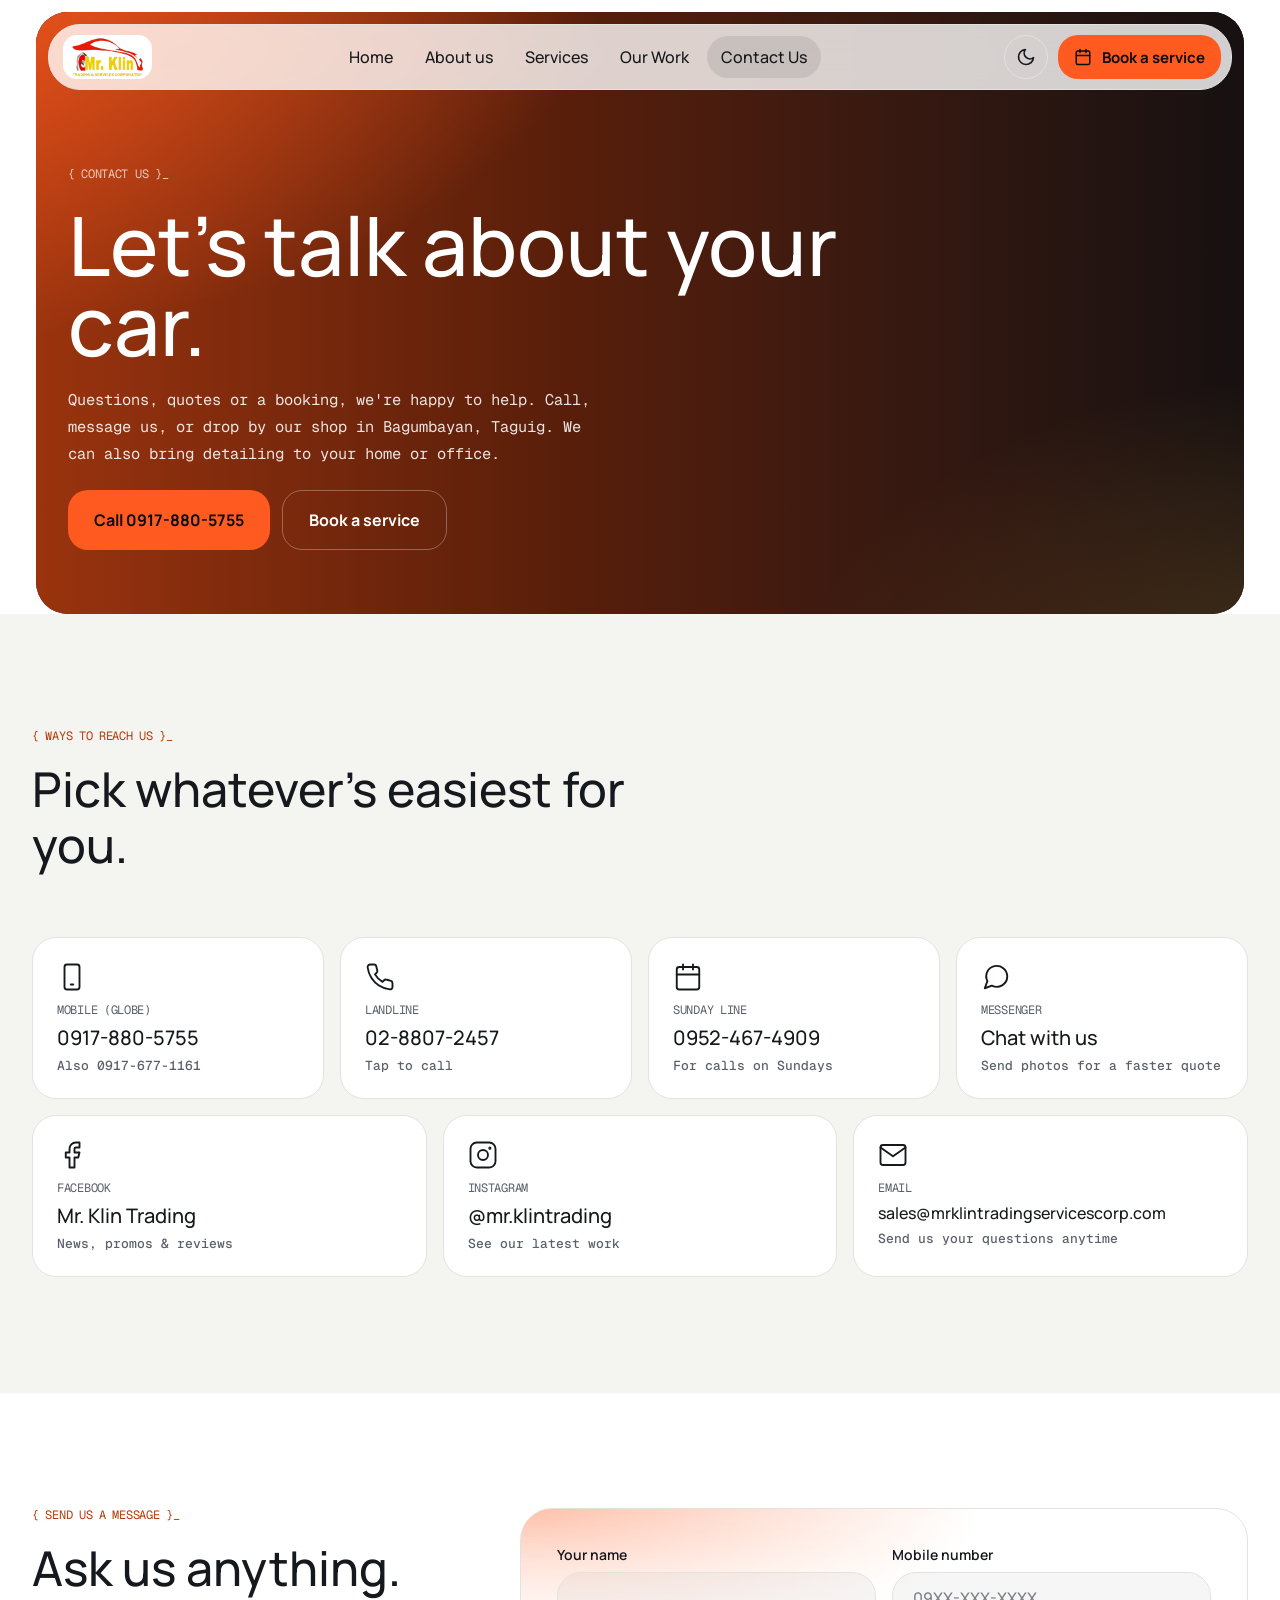
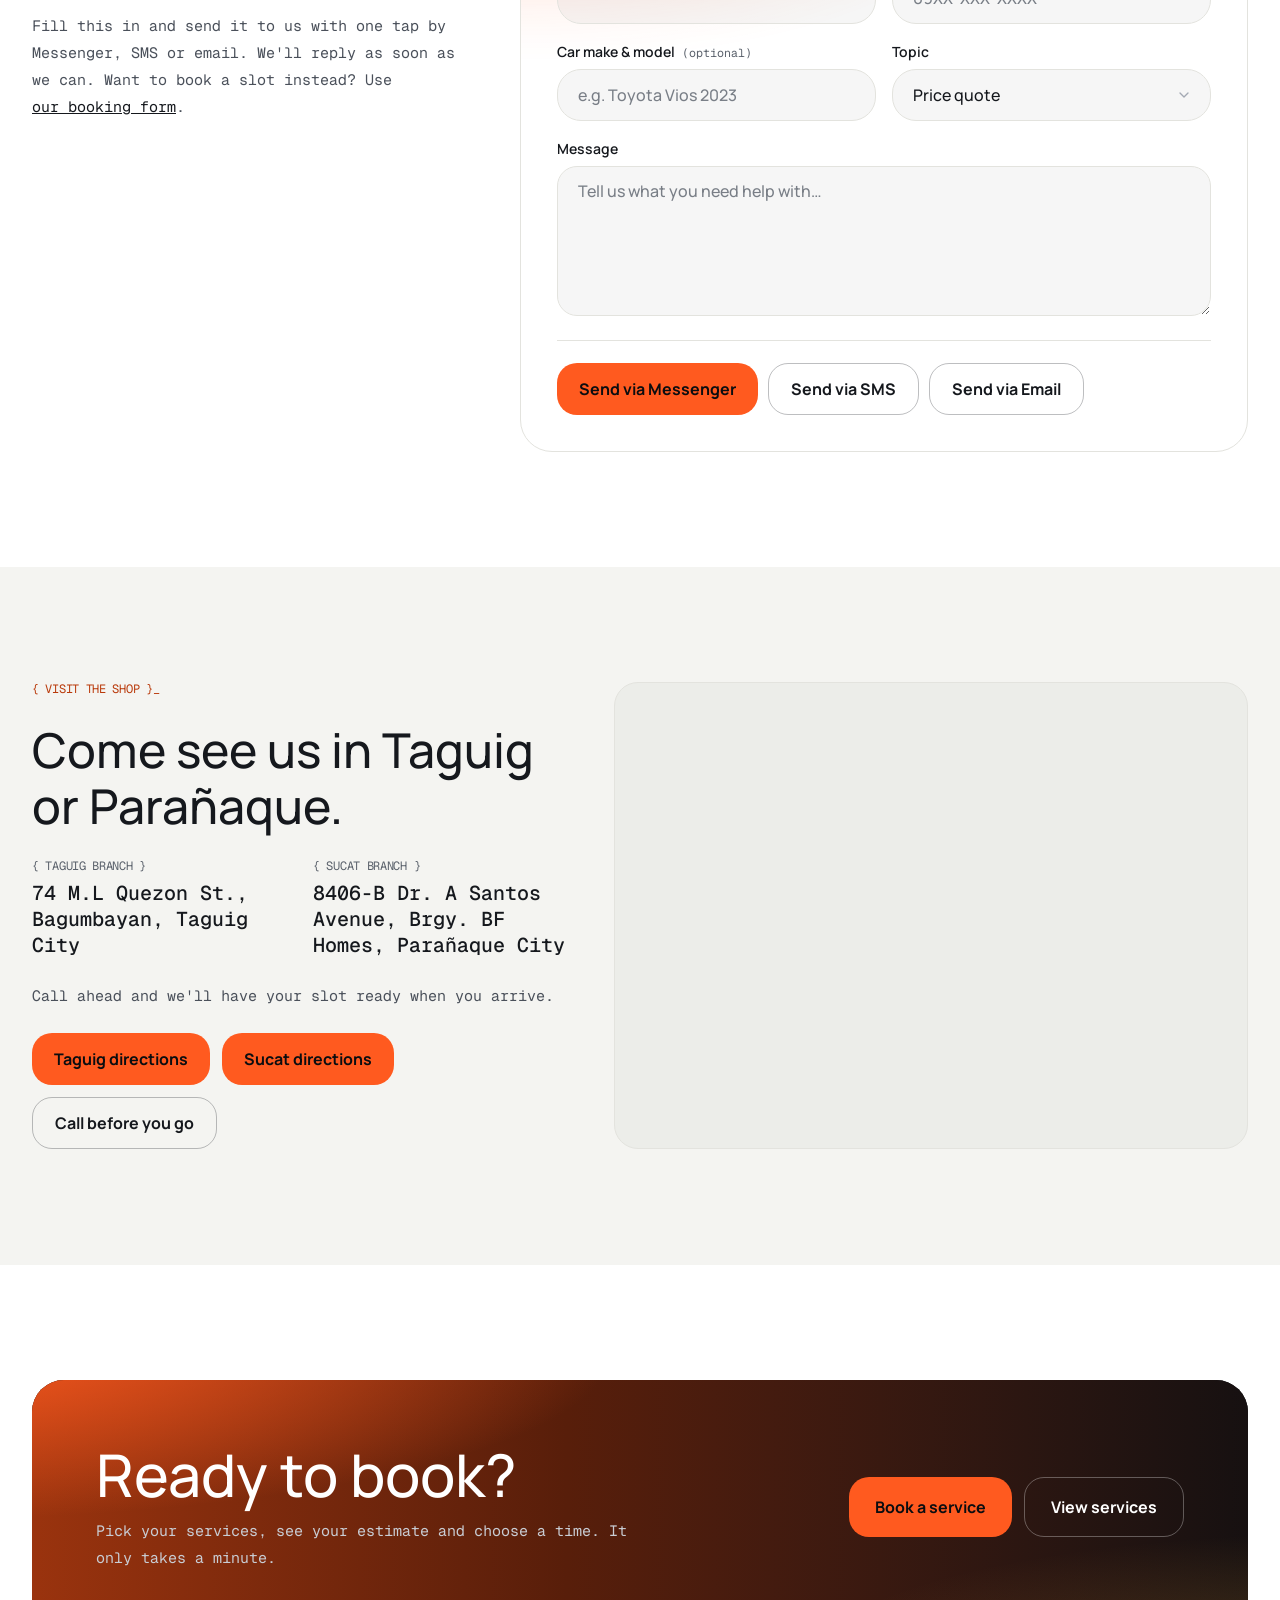
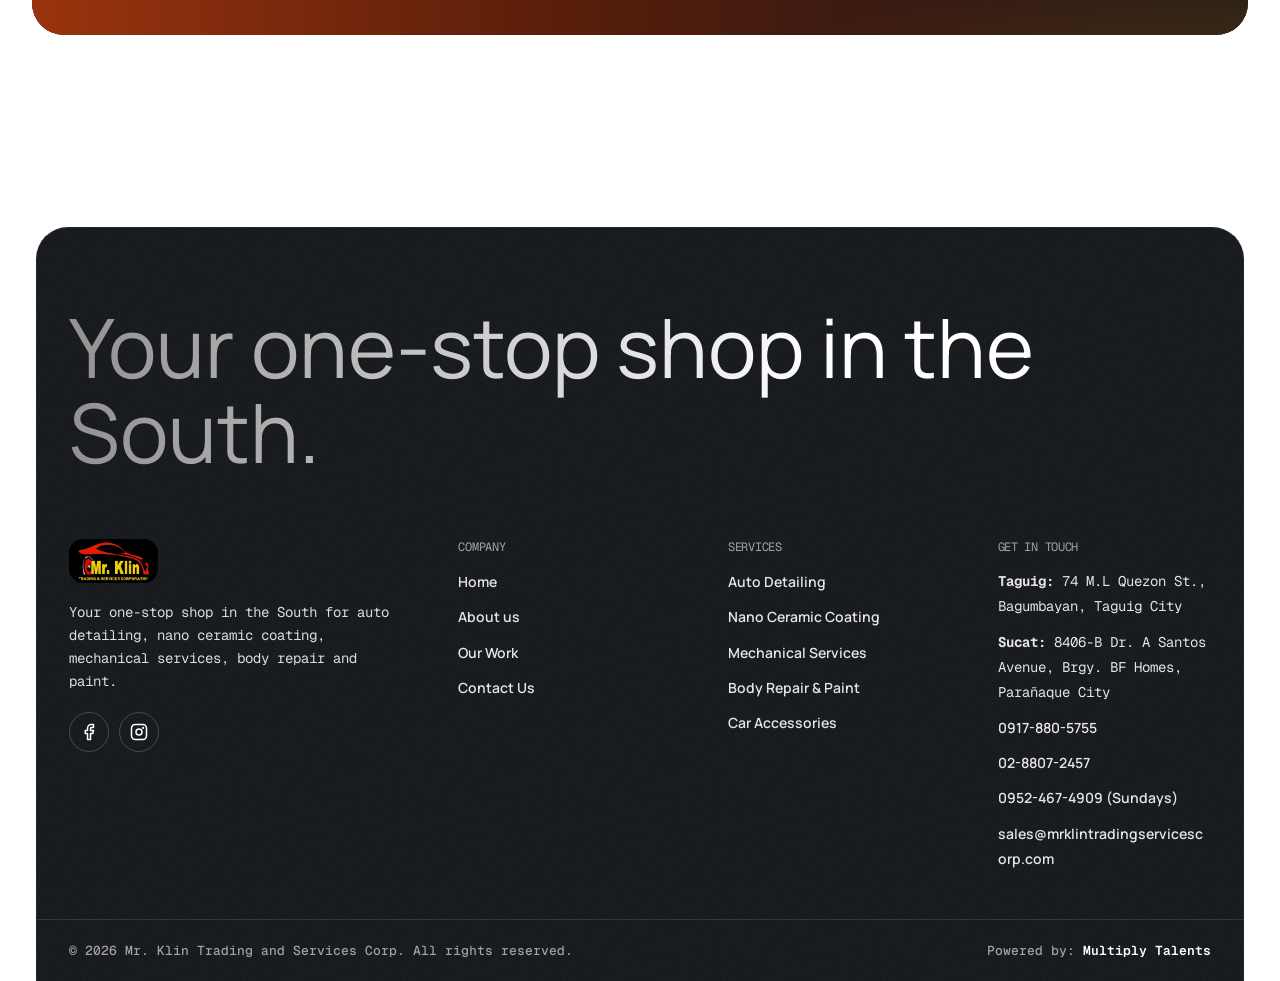
<file: website/contact.html>
<!doctype html>
<html lang="en" data-theme="dark">
<head>
<meta charset="utf-8">
<meta name="viewport" content="width=device-width, initial-scale=1">
<title>Contact Us | Mr. Klin Trading and Services Corp.</title>
<meta name="description" content="Call, message or visit Mr. Klin Trading and Services Corp. in Taguig (74 M.L Quezon St., Bagumbayan) or Sucat (8406-B Dr. A Santos Avenue, Brgy. BF Homes, Parañaque City). Mobile 0917-880-5755, landline 02-8807-2457, Sunday line 0952-467-4909.">
<link rel="icon" type="image/png" sizes="32x32" href="images/icon-32.png">
<link rel="apple-touch-icon" href="images/icon-180.png">
<link rel="preconnect" href="https://fonts.googleapis.com">
<link rel="preconnect" href="https://fonts.gstatic.com" crossorigin>
<link rel="stylesheet" href="https://fonts.googleapis.com/css2?family=Manrope:wght@400;500;600;700&family=Geist+Mono:wght@300;400&display=swap">
<script src="js/theme-init.js"></script>
<link rel="stylesheet" href="css/site.css">
</head>
<body>

<!-- Shared SVG defs: paint shading + wheel -->
<svg width="0" height="0" style="position:absolute" aria-hidden="true" focusable="false">
  <defs>
    <linearGradient id="shade" x1="0" y1="0" x2="0" y2="1">
      <stop offset="0" stop-color="#FFFFFF" stop-opacity="0.45"/>
      <stop offset="0.45" stop-color="#FFFFFF" stop-opacity="0"/>
      <stop offset="1" stop-color="#000000" stop-opacity="0.45"/>
    </linearGradient>
    <linearGradient id="shadeStrong" x1="0" y1="0" x2="0" y2="1">
      <stop offset="0" stop-color="#FFFFFF" stop-opacity="0.6"/>
      <stop offset="0.5" stop-color="#FFFFFF" stop-opacity="0"/>
      <stop offset="1" stop-color="#000000" stop-opacity="0.5"/>
    </linearGradient>
    <radialGradient id="floorGlow" cx="0.5" cy="0.5" r="0.5">
      <stop offset="0" stop-color="#000000" stop-opacity="0.8"/>
      <stop offset="1" stop-color="#000000" stop-opacity="0"/>
    </radialGradient>
    <g id="wheel">
      <circle r="24" fill="#0E1116"/>
      <circle r="14" fill="#BFC5CE"/>
      <circle r="8" fill="#5B636F"/>
      <circle r="3" fill="#E7EAEE"/>
    </g>
  </defs>
</svg>

<!-- ================= HEADER ================= -->
<header class="site">
  <div class="container nav-row">
    <a href="index.html" class="brand" aria-label="Mr. Klin — home">
      <img class="brand-logo" src="images/logo.png" width="450" height="246" alt="Mr. Klin Trading &amp; Services Corporation">
    </a>
    <nav class="main" id="mainNav" aria-label="Main">
      <a href="index.html">Home</a>
      <a href="about.html">About us</a>
      <a href="services.html">Services</a>
      <a href="work.html">Our Work</a>
      <a href="contact.html" class="active" aria-current="page">Contact Us</a>
    </nav>
    <div class="nav-actions">
      <button type="button" class="theme-toggle" id="themeToggle" aria-label="Switch to light mode" title="Switch to light mode">
        <svg class="icon-sun" width="20" height="20" viewBox="0 0 24 24" fill="none" stroke="currentColor" stroke-width="2" stroke-linecap="round" stroke-linejoin="round" aria-hidden="true"><circle cx="12" cy="12" r="4"/><path d="M12 2v2M12 20v2M4.9 4.9l1.4 1.4M17.7 17.7l1.4 1.4M2 12h2M20 12h2M4.9 19.1l1.4-1.4M17.7 6.3l1.4-1.4"/></svg>
        <svg class="icon-moon" width="20" height="20" viewBox="0 0 24 24" fill="none" stroke="currentColor" stroke-width="2" stroke-linecap="round" stroke-linejoin="round" aria-hidden="true"><path d="M21 12.8A9 9 0 1 1 11.2 3a7 7 0 0 0 9.8 9.8z"/></svg>
      </button>
      <button type="button" class="btn btn-primary" data-book>
        <svg width="18" height="18" viewBox="0 0 24 24" fill="none" stroke="currentColor" stroke-width="2" stroke-linecap="round" stroke-linejoin="round" aria-hidden="true"><rect x="3" y="4" width="18" height="18" rx="2"/><path d="M16 2v4M8 2v4M3 10h18"/></svg>
        <span>Book<span class="hide-sm"> a service</span></span>
      </button>
      <button type="button" class="menu-toggle" id="menuToggle" aria-label="Open menu" aria-expanded="false" aria-controls="mainNav">
        <svg class="icon-menu" width="20" height="20" viewBox="0 0 24 24" fill="none" stroke="currentColor" stroke-width="2" stroke-linecap="round" aria-hidden="true"><path d="M4 7h16M4 12h16M4 17h16"/></svg>
        <svg class="icon-close" width="20" height="20" viewBox="0 0 24 24" fill="none" stroke="currentColor" stroke-width="2" stroke-linecap="round" aria-hidden="true"><path d="M18 6 6 18M6 6l12 12"/></svg>
      </button>
    </div>
  </div>
</header>

<main>
<!-- ================= CONTACT HERO ================= -->
<section class="hero about-hero bg-base">
  <div class="hero-glow" aria-hidden="true"></div>
  <div class="container">
    <div class="svc-intro">
      <div class="pill"><span class="dot"></span>Contact us</div>
      <h1 class="display">Let's talk about your car.</h1>
      <p class="lead">Questions, quotes or a booking, we're happy to help. Call, message us, or drop by our shop in Bagumbayan, Taguig. We can also bring detailing to your home or office.</p>
      <div class="cta-row">
        <a href="tel:09178805755" class="btn btn-primary btn-lg">Call 0917-880-5755</a>
        <button type="button" class="btn btn-ghost btn-lg" data-book>Book a service</button>
      </div>
    </div>
  </div>
</section>

<!-- ================= WAYS TO REACH US ================= -->
<section class="section bg-alt">
  <div class="container">
    <div class="section-head">
      <div>
        <span class="kicker">Ways to reach us</span>
        <h2 class="title display">Pick whatever's easiest for you.</h2>
      </div>
    </div>
    <div class="reach">
      <a class="reach-card" href="tel:09178805755">
        <div class="service-icon"><svg width="24" height="24" viewBox="0 0 24 24" fill="none" stroke="currentColor" stroke-width="2" stroke-linecap="round" stroke-linejoin="round" aria-hidden="true"><rect x="6" y="2" width="12" height="20" rx="2"/><path d="M11 18h2"/></svg></div>
        <span class="label">Mobile (Globe)</span>
        <strong>0917-880-5755</strong>
        <small>Also 0917-677-1161</small>
      </a>
      <a class="reach-card" href="tel:0288072457">
        <div class="service-icon"><svg width="24" height="24" viewBox="0 0 24 24" fill="none" stroke="currentColor" stroke-width="2" stroke-linecap="round" stroke-linejoin="round" aria-hidden="true"><path d="M22 16.9v3a2 2 0 0 1-2.2 2 19.8 19.8 0 0 1-8.6-3.1 19.5 19.5 0 0 1-6-6A19.8 19.8 0 0 1 2.1 4.2 2 2 0 0 1 4.1 2h3a2 2 0 0 1 2 1.7c.1 1 .4 1.9.7 2.8a2 2 0 0 1-.5 2.1L8 9.9a16 16 0 0 0 6 6l1.3-1.3a2 2 0 0 1 2.1-.4c.9.3 1.8.6 2.8.7a2 2 0 0 1 1.7 2z"/></svg></div>
        <span class="label">Landline</span>
        <strong>02-8807-2457</strong>
        <small>Tap to call</small>
      </a>
      <a class="reach-card" href="tel:09524674909">
        <div class="service-icon"><svg width="24" height="24" viewBox="0 0 24 24" fill="none" stroke="currentColor" stroke-width="2" stroke-linecap="round" stroke-linejoin="round" aria-hidden="true"><rect x="3" y="4" width="18" height="18" rx="2"/><path d="M16 2v4M8 2v4M3 10h18"/></svg></div>
        <span class="label">Sunday line</span>
        <strong>0952-467-4909</strong>
        <small>For calls on Sundays</small>
      </a>
      <a class="reach-card" href="https://m.me/mrklintradingandservicescorp" target="_blank" rel="noopener">
        <div class="service-icon"><svg width="24" height="24" viewBox="0 0 24 24" fill="none" stroke="currentColor" stroke-width="2" stroke-linecap="round" stroke-linejoin="round" aria-hidden="true"><path d="M21 11.5a8.4 8.4 0 0 1-12.3 7.4L3 21l2.1-5.7A8.4 8.4 0 1 1 21 11.5z"/></svg></div>
        <span class="label">Messenger</span>
        <strong>Chat with us</strong>
        <small>Send photos for a faster quote</small>
      </a>
      <a class="reach-card" href="https://www.facebook.com/mrklintradingandservicescorp" target="_blank" rel="noopener">
        <div class="service-icon"><svg width="24" height="24" viewBox="0 0 24 24" fill="none" stroke="currentColor" stroke-width="2" stroke-linecap="round" stroke-linejoin="round" aria-hidden="true"><path d="M18 2h-3a5 5 0 0 0-5 5v3H7v4h3v8h4v-8h3l1-4h-4V7a1 1 0 0 1 1-1h3z"/></svg></div>
        <span class="label">Facebook</span>
        <strong>Mr. Klin Trading</strong>
        <small>News, promos &amp; reviews</small>
      </a>
      <a class="reach-card" href="https://www.instagram.com/mr.klintrading" target="_blank" rel="noopener">
        <div class="service-icon"><svg width="24" height="24" viewBox="0 0 24 24" fill="none" stroke="currentColor" stroke-width="2" stroke-linecap="round" stroke-linejoin="round" aria-hidden="true"><rect x="2" y="2" width="20" height="20" rx="5"/><circle cx="12" cy="12" r="4"/><circle cx="17.5" cy="6.5" r="0.5" fill="currentColor"/></svg></div>
        <span class="label">Instagram</span>
        <strong>@mr.klintrading</strong>
        <small>See our latest work</small>
      </a>
      <a class="reach-card" href="mailto:sales@mrklintradingservicescorp.com">
        <div class="service-icon"><svg width="24" height="24" viewBox="0 0 24 24" fill="none" stroke="currentColor" stroke-width="2" stroke-linecap="round" stroke-linejoin="round" aria-hidden="true"><rect x="2" y="4" width="20" height="16" rx="2"/><path d="m22 6-10 7L2 6"/></svg></div>
        <span class="label">Email</span>
        <strong class="reach-email">sales@mrklintradingservicescorp.com</strong>
        <small>Send us your questions anytime</small>
      </a>
    </div>
  </div>
</section>

<!-- ================= MESSAGE FORM ================= -->
<section class="section bg-base">
  <div class="container faq-row">
    <div class="faq-copy">
      <span class="kicker">Send us a message</span>
      <h2 class="title display">Ask us anything.</h2>
      <p class="svc-lead">Fill this in and send it to us with one tap by Messenger, SMS or email. We'll reply as soon as we can. Want to book a slot instead? Use <button type="button" class="link-btn" data-book>our booking form</button>.</p>
    </div>
    <form class="msg-form" id="msgForm" novalidate>
      <div class="bk-fields">
        <label class="bk-field">Your name<input id="msgName" autocomplete="name" required></label>
        <label class="bk-field">Mobile number<input id="msgPhone" type="tel" inputmode="tel" autocomplete="tel" placeholder="09XX-XXX-XXXX" required></label>
        <label class="bk-field">Car make &amp; model <small style="color:var(--muted)">(optional)</small><input id="msgCar" placeholder="e.g. Toyota Vios 2023"></label>
        <label class="bk-field">Topic
          <select id="msgTopic">
            <option>Price quote</option>
            <option>Detailing</option>
            <option>Nano ceramic, tint or PPF</option>
            <option>Mechanical or aircon</option>
            <option>Body repair &amp; paint</option>
            <option>Accessories &amp; electrical</option>
            <option>Home / office service</option>
            <option>Other question</option>
          </select>
        </label>
        <label class="bk-field full">Message<textarea id="msgText" required placeholder="Tell us what you need help with…"></textarea></label>
      </div>
      <p class="bk-error" id="msgError" role="alert" hidden></p>
      <div class="cta-row" style="margin-top:18px">
        <button type="submit" class="btn btn-primary" data-send="messenger">Send via Messenger</button>
        <button type="submit" class="btn btn-ghost" data-send="sms">Send via SMS</button>
        <button type="submit" class="btn btn-ghost" data-send="email">Send via Email</button>
      </div>
    </form>
  </div>
</section>

<!-- ================= VISIT / MAP ================= -->
<section class="section bg-alt">
  <div class="container contact-row">
    <div class="contact-copy">
      <span class="kicker">Visit the shop</span>
      <h2 class="title display">Come see us in Taguig or Parañaque.</h2>
      <div class="visit-branches">
        <div><span class="label">Taguig branch</span><address class="visit-addr">74 M.L Quezon St., Bagumbayan, Taguig City</address></div>
        <div><span class="label">Sucat branch</span><address class="visit-addr">8406-B Dr. A Santos Avenue, Brgy. BF Homes, Parañaque City</address></div>
      </div>
      <p>Call ahead and we'll have your slot ready when you arrive.</p>
      <div class="cta-row">
        <a href="https://maps.google.com/?q=Mr.+Klin+Trading+and+Services+Corporation+Taguig" class="btn btn-primary" target="_blank" rel="noopener">Taguig directions</a>
        <a href="https://maps.google.com/?q=8406-B+Dr.+A+Santos+Avenue,+BF+Homes,+Para%C3%B1aque+City" class="btn btn-primary" target="_blank" rel="noopener">Sucat directions</a>
        <a href="tel:09178805755" class="btn btn-ghost">Call before you go</a>
      </div>
    </div>
    <div class="map-wrap">
      <iframe title="Map showing Mr. Klin Trading and Services Corp. in Bagumbayan, Taguig" src="https://maps.google.com/maps?q=Mr.%20Klin%20Trading%20and%20Services%20Corporation%2C%20Taguig&amp;z=16&amp;output=embed" loading="lazy" referrerpolicy="no-referrer-when-downgrade" allowfullscreen></iframe>
    </div>
  </div>
</section>

<!-- ================= CTA ================= -->
<section class="section bg-base">
  <div class="container">
    <div class="svc-cta">
      <div>
        <h2 class="title display">Ready to book?</h2>
        <p>Pick your services, see your estimate and choose a time. It only takes a minute.</p>
      </div>
      <div class="cta-row">
        <button type="button" class="btn btn-primary btn-lg" data-book>Book a service</button>
        <a href="services.html" class="btn btn-ghost btn-lg">View services</a>
      </div>
    </div>
  </div>
</section>
</main>

<script src="js/contact.js"></script>

<footer class="site">
  <p class="footer-display" aria-hidden="true">Your one-stop shop in the South.</p>
  <div class="container footer-main">
    <div class="footer-brand">
      <a href="index.html" class="brand" aria-label="Mr. Klin — home">
        <img class="brand-logo" src="images/logo.png" width="450" height="246" alt="Mr. Klin Trading &amp; Services Corporation" loading="lazy">
      </a>
      <p>Your one-stop shop in the South for auto detailing, nano ceramic coating, mechanical services, body repair and paint.</p>
      <div class="footer-social">
        <a href="https://www.facebook.com/mrklintradingandservicescorp" target="_blank" rel="noopener" aria-label="Mr. Klin on Facebook">
          <svg width="18" height="18" viewBox="0 0 24 24" fill="none" stroke="currentColor" stroke-width="2" stroke-linecap="round" stroke-linejoin="round" aria-hidden="true"><path d="M18 2h-3a5 5 0 0 0-5 5v3H7v4h3v8h4v-8h3l1-4h-4V7a1 1 0 0 1 1-1h3z"/></svg>
        </a>
        <a href="https://www.instagram.com/mr.klintrading" target="_blank" rel="noopener" aria-label="Mr. Klin on Instagram">
          <svg width="18" height="18" viewBox="0 0 24 24" fill="none" stroke="currentColor" stroke-width="2" stroke-linecap="round" stroke-linejoin="round" aria-hidden="true"><rect x="2" y="2" width="20" height="20" rx="5"/><circle cx="12" cy="12" r="4"/><circle cx="17.5" cy="6.5" r="0.5" fill="currentColor"/></svg>
        </a>
      </div>
    </div>
    <nav class="footer-col" aria-label="Footer">
      <h4>Company</h4>
      <ul>
        <li><a href="index.html">Home</a></li>
        <li><a href="about.html">About us</a></li>
        <li><a href="work.html">Our Work</a></li>
        <li><a href="contact.html">Contact Us</a></li>
      </ul>
    </nav>
    <div class="footer-col">
      <h4>Services</h4>
      <ul>
        <li><a href="services.html#detailing">Auto Detailing</a></li>
        <li><a href="services.html#ceramic">Nano Ceramic Coating</a></li>
        <li><a href="services.html#mechanical">Mechanical Services</a></li>
        <li><a href="services.html#body">Body Repair &amp; Paint</a></li>
        <li><a href="services.html#accessories">Car Accessories</a></li>
      </ul>
    </div>
    <div class="footer-col">
      <h4>Get in touch</h4>
      <ul>
        <li><address><b>Taguig:</b> 74 M.L Quezon St., Bagumbayan, Taguig City</address></li>
        <li><address><b>Sucat:</b> 8406-B Dr. A Santos Avenue, Brgy. BF Homes, Parañaque City</address></li>
        <li><a href="tel:09178805755">0917-880-5755</a></li>
        <li><a href="tel:0288072457">02-8807-2457</a></li>
        <li><a href="tel:09524674909">0952-467-4909 (Sundays)</a></li>
        <li><a href="mailto:sales@mrklintradingservicescorp.com" class="footer-email">sales@mrklintradingservicescorp.com</a></li>
      </ul>
    </div>
  </div>
  <div class="footer-bottom">
    <div class="container">
      <span>© <span id="year">2026</span> Mr. Klin Trading and Services Corp. All rights reserved.</span>
      <span>Powered by: <a href="https://multiplytalents.io/" target="_blank" rel="noopener">Multiply Talents</a></span>
    </div>
  </div>
</footer>

<script src="js/site.js"></script>

<!-- ================= BOOKING & ESTIMATE ================= -->
<dialog class="booking" id="booking" aria-labelledby="bkTitle">
  <div class="bk-head">
    <div>
      <span class="kicker" data-i18n="kicker">Book a service</span>
      <h2 class="display" id="bkTitle" data-i18n="title">Get your estimate &amp; pick a slot</h2>
      <div class="bk-lang" role="group" aria-label="Language" data-i18n-aria="langGroup">
        <button type="button" data-lang="en" aria-pressed="true">English</button>
        <button type="button" data-lang="tl" aria-pressed="false">Tagalog</button>
      </div>
    </div>
    <button type="button" class="bk-close" data-close aria-label="Close" data-i18n-aria="close">
      <svg width="18" height="18" viewBox="0 0 24 24" fill="none" stroke="currentColor" stroke-width="2" stroke-linecap="round" aria-hidden="true"><path d="M18 6 6 18M6 6l12 12"/></svg>
    </button>
  </div>
  <ol class="bk-steps" aria-label="Booking steps">
    <li class="current" data-i18n="step1">1. Car &amp; services</li>
    <li data-i18n="step2">2. Date &amp; time</li>
    <li data-i18n="step3">3. Your details</li>
  </ol>

  <div class="bk-body">
    <!-- Step 1 -->
    <section class="bk-panel" data-step="0">
      <div class="bk-group">
        <span class="bk-label" id="bkVehLabel" data-i18n="vehLabel">Your vehicle</span>
        <div class="bk-chips" id="bkVehicles" role="radiogroup" aria-labelledby="bkVehLabel"></div>
      </div>
      <div class="bk-group">
        <span class="bk-label" data-i18n="svcLabel">Services (choose one or more)</span>
        <div class="bk-services" id="bkServices"></div>
        <label class="bk-toggle"><input type="checkbox" id="bkMobile"> <span data-i18n-html="mobileToggle">Home / office service <small>— we come to you (fee confirmed by our team)</small></span></label>
        <div class="bk-branch" id="bkBranchWrap">
          <span class="bk-label" id="bkBranchLabel" data-i18n="branchLabel">Which branch?</span>
          <div class="bk-chips" role="radiogroup" aria-labelledby="bkBranchLabel">
            <label class="bk-chip"><input type="radio" name="bkBranch" value="taguig" checked><span data-i18n="branchTaguig">Taguig — Bagumbayan</span></label>
            <label class="bk-chip"><input type="radio" name="bkBranch" value="sucat"><span data-i18n="branchSucat">Sucat — Parañaque</span></label>
          </div>
        </div>
      </div>
    </section>

    <!-- Step 2 -->
    <section class="bk-panel" data-step="1" hidden>
      <div class="bk-group">
        <span class="bk-label" data-i18n="dateLabel">Choose a date</span>
        <div class="bk-cal">
          <div class="bk-cal-head">
            <button type="button" class="bk-cal-nav" id="bkPrev" aria-label="Previous month" data-i18n-aria="prevMonth">‹</button>
            <strong id="bkMonth" aria-live="polite"></strong>
            <button type="button" class="bk-cal-nav" id="bkNext" aria-label="Next month" data-i18n-aria="nextMonth">›</button>
          </div>
          <div class="bk-grid" id="bkGrid"></div>
        </div>
      </div>
      <div class="bk-group">
        <span class="bk-label" id="bkTimeLabel" data-i18n="timeLabel">Choose a time</span>
        <div id="bkTimes" class="bk-times" role="radiogroup" aria-labelledby="bkTimeLabel"></div>
        <p class="bk-hint" id="bkTimeHint" data-i18n="timeHint">Pick a date first.</p>
      </div>
    </section>

    <!-- Step 3 -->
    <section class="bk-panel" data-step="2" hidden>
      <div class="bk-fields">
        <label class="bk-field"><span data-i18n="name">Full name</span><input id="bkName" autocomplete="name" required></label>
        <label class="bk-field"><span data-i18n="phone">Mobile number</span><input id="bkPhone" type="tel" inputmode="tel" autocomplete="tel" placeholder="09XX-XXX-XXXX" required></label>
        <label class="bk-field"><span data-i18n="email">Email address</span><input id="bkEmail" type="email" inputmode="email" autocomplete="email" placeholder="you@example.com" required></label>
        <label class="bk-field"><span data-i18n="car">Car make &amp; model</span><input id="bkCar" placeholder="e.g. Toyota Fortuner 2021" data-i18n-ph="carPh"></label>
        <label class="bk-field"><span data-i18n-html="plate">Plate number <small style="color:var(--muted)">(optional)</small></span><input id="bkPlate"></label>
        <label class="bk-field full" id="bkAddrWrap" hidden><span data-i18n="addr">Service address</span><input id="bkAddr" autocomplete="street-address" placeholder="Where should we go?" data-i18n-ph="addrPh"></label>
        <label class="bk-field full"><span data-i18n-html="notes">Notes <small style="color:var(--muted)">(optional)</small></span><textarea id="bkNotes" placeholder="Anything we should know — stains, dents, warning lights…" data-i18n-ph="notesPh"></textarea></label>
        <div class="bk-photos" role="group" aria-labelledby="bkPhotoLabel">
          <span id="bkPhotoLabel" data-i18n-html="photos">Photos of your unit <small>(optional, up to 3)</small></span>
          <small data-i18n="photosHint">Show us the car and any problem areas — scratches, dents, stains. It helps us quote faster.</small>
          <div class="bk-photo-list">
            <span id="bkPhotoList" style="display:contents"></span>
            <label class="bk-photo-add" id="bkPhotoAdd"><svg width="22" height="22" viewBox="0 0 24 24" fill="none" stroke="currentColor" stroke-width="2" stroke-linecap="round" stroke-linejoin="round" aria-hidden="true"><path d="M23 19a2 2 0 0 1-2 2H3a2 2 0 0 1-2-2V8a2 2 0 0 1 2-2h4l2-3h6l2 3h4a2 2 0 0 1 2 2z"/><circle cx="12" cy="13" r="4"/></svg><span data-i18n="photoAdd">Add photo</span><input type="file" id="bkPhotoInput" accept="image/*" multiple></label>
          </div>
        </div>
      </div>
      <div class="bk-reminders" role="note" aria-labelledby="bkRemTitle">
        <span class="bk-label" id="bkRemTitle" data-i18n="remTitle">Before your visit</span>
        <ul>
          <li>
            <svg width="20" height="20" viewBox="0 0 24 24" fill="none" stroke="currentColor" stroke-width="2" stroke-linecap="round" stroke-linejoin="round" aria-hidden="true"><rect x="4" y="3" width="16" height="18" rx="2"/><path d="M8 8h8M8 12h8M8 16h5"/></svg>
            <span data-i18n-html="remOrcr">Please bring your vehicle's <b>OR/CR</b> (Official Receipt and Certificate of Registration).</span>
          </li>
          <li>
            <svg width="20" height="20" viewBox="0 0 24 24" fill="none" stroke="currentColor" stroke-width="2" stroke-linecap="round" stroke-linejoin="round" aria-hidden="true"><rect x="2" y="6" width="20" height="12" rx="2"/><circle cx="12" cy="12" r="2.5"/><path d="M6 12h.01M18 12h.01"/></svg>
            <span><span data-i18n-html="remDown">A downpayment of <b>at least 50%</b> of your total estimated price is required to secure your booking.</span> <span id="bkDownAmt"></span></span>
          </li>
        </ul>
      </div>
      <div class="bk-summary">
        <span class="bk-label" data-i18n="summary">Your booking</span>
        <dl id="bkSummary"></dl>
      </div>
      <input type="text" id="bkCompany" name="company" tabindex="-1" autocomplete="off" aria-hidden="true" style="position:absolute;left:-9999px;width:1px;height:1px;opacity:0">
      <div class="bk-done" id="bkDone" role="status" hidden>
        <svg width="28" height="28" viewBox="0 0 24 24" fill="none" stroke="currentColor" stroke-width="2.2" stroke-linecap="round" stroke-linejoin="round" aria-hidden="true"><circle cx="12" cy="12" r="10"/><path d="m8 12 3 3 5-6"/></svg>
        <div><strong data-i18n="doneTitle">Booking received!</strong><span data-i18n="doneText">We'll text or call you to confirm your slot and final price.</span></div>
      </div>
      <div id="bkSendWrap" hidden>
        <p class="bk-note" id="bkSendIntro" style="margin-top:18px"></p>
        <div class="bk-send">
          <a class="btn btn-primary" id="bkMessenger" target="_blank" rel="noopener" data-i18n="sendMessenger">Send via Messenger</a>
          <a class="btn btn-ghost" id="bkSms" data-i18n="sendSms">Send via SMS</a>
          <button type="button" class="btn btn-ghost" id="bkCopy" data-i18n="copy">Copy details</button>
        </div>
        <p class="bk-note" data-i18n-html="call">Prefer to talk? Call <a href="tel:09178805755">0917-880-5755</a>.</p>
      </div>
    </section>
    <p class="bk-error" id="bkError" role="alert" hidden></p>
  </div>

  <div class="bk-foot">
    <div class="bk-total">
      <small data-i18n="totalLabel">Estimated total</small>
      <strong id="bkTotal">₱0</strong>
      <span id="bkTotalNote">Select your vehicle and services</span>
    </div>
    <div class="bk-actions">
      <button type="button" class="btn btn-ghost" id="bkBack" hidden data-i18n="back">Back</button>
      <button type="button" class="btn btn-primary" id="bkNextStep">Next: pick a date</button>
    </div>
  </div>
</dialog>

<script src="js/booking.js"></script>
</body>
</html>
</file>
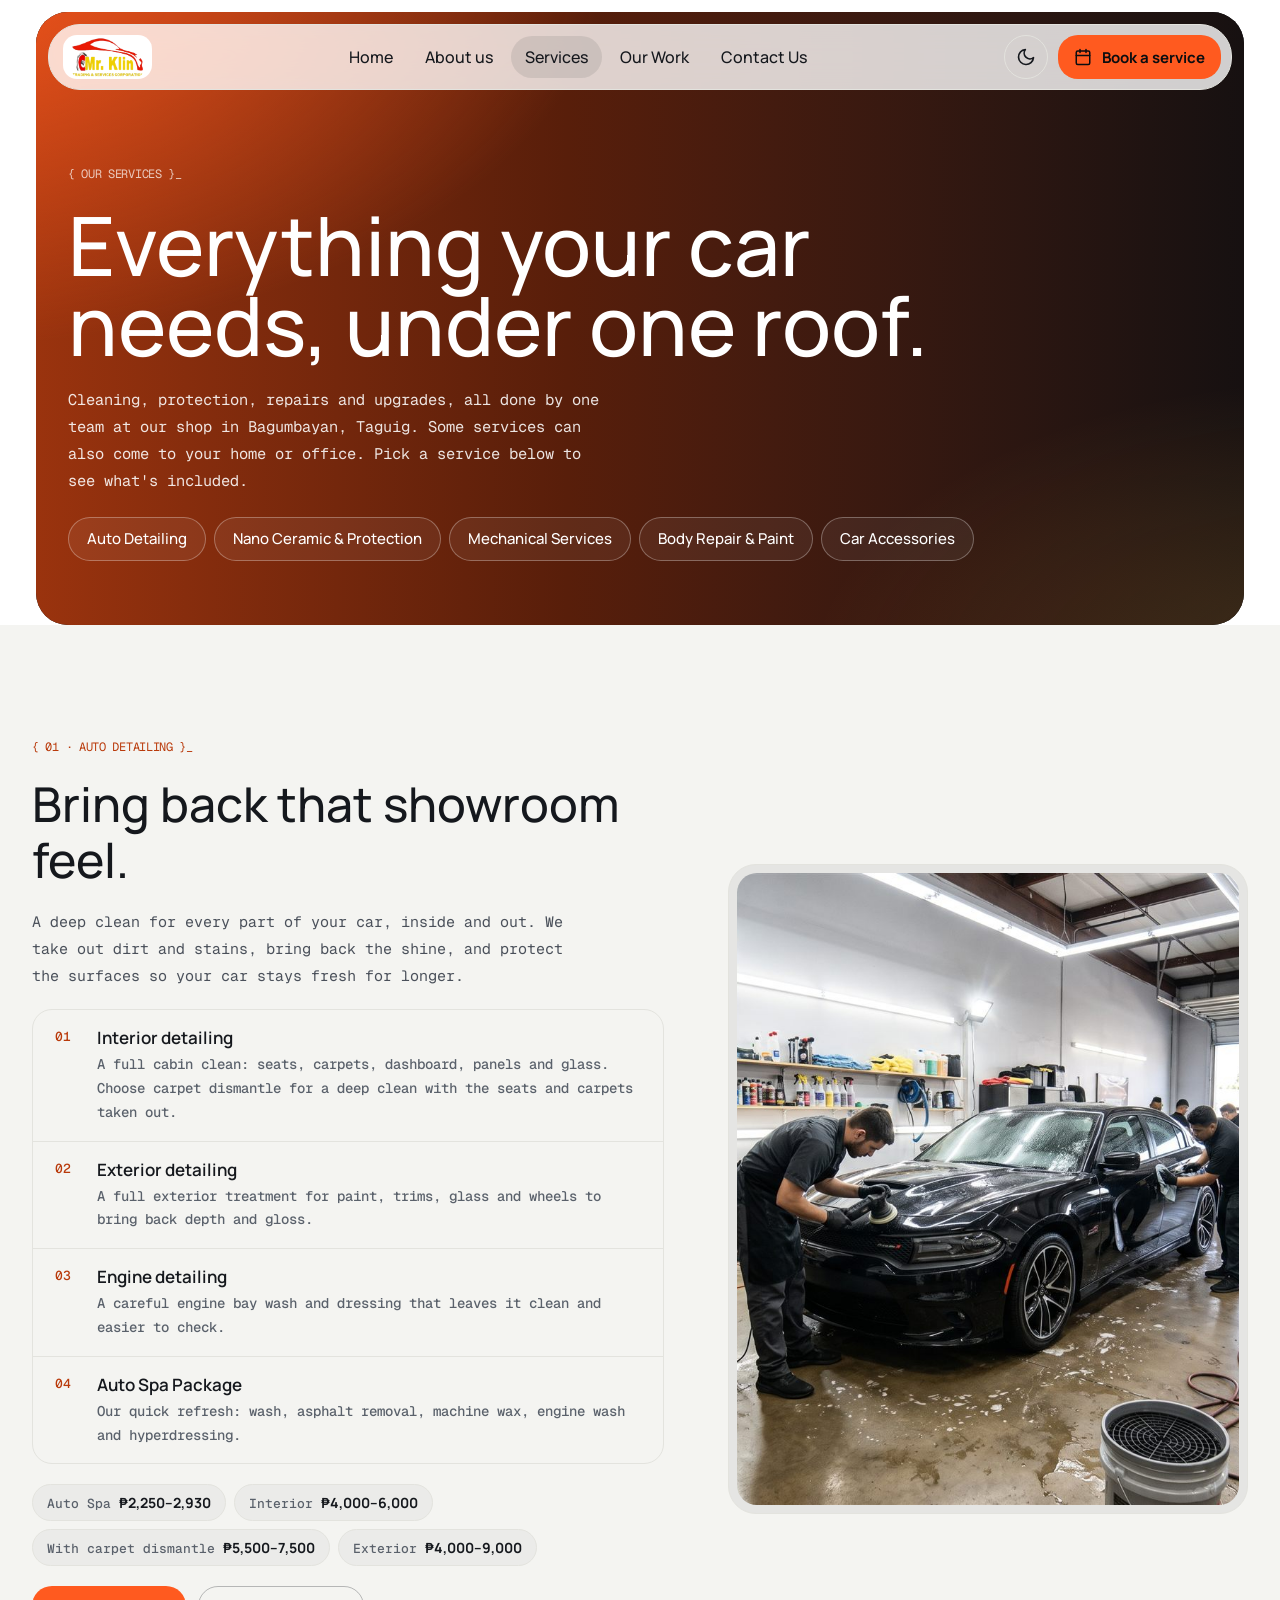
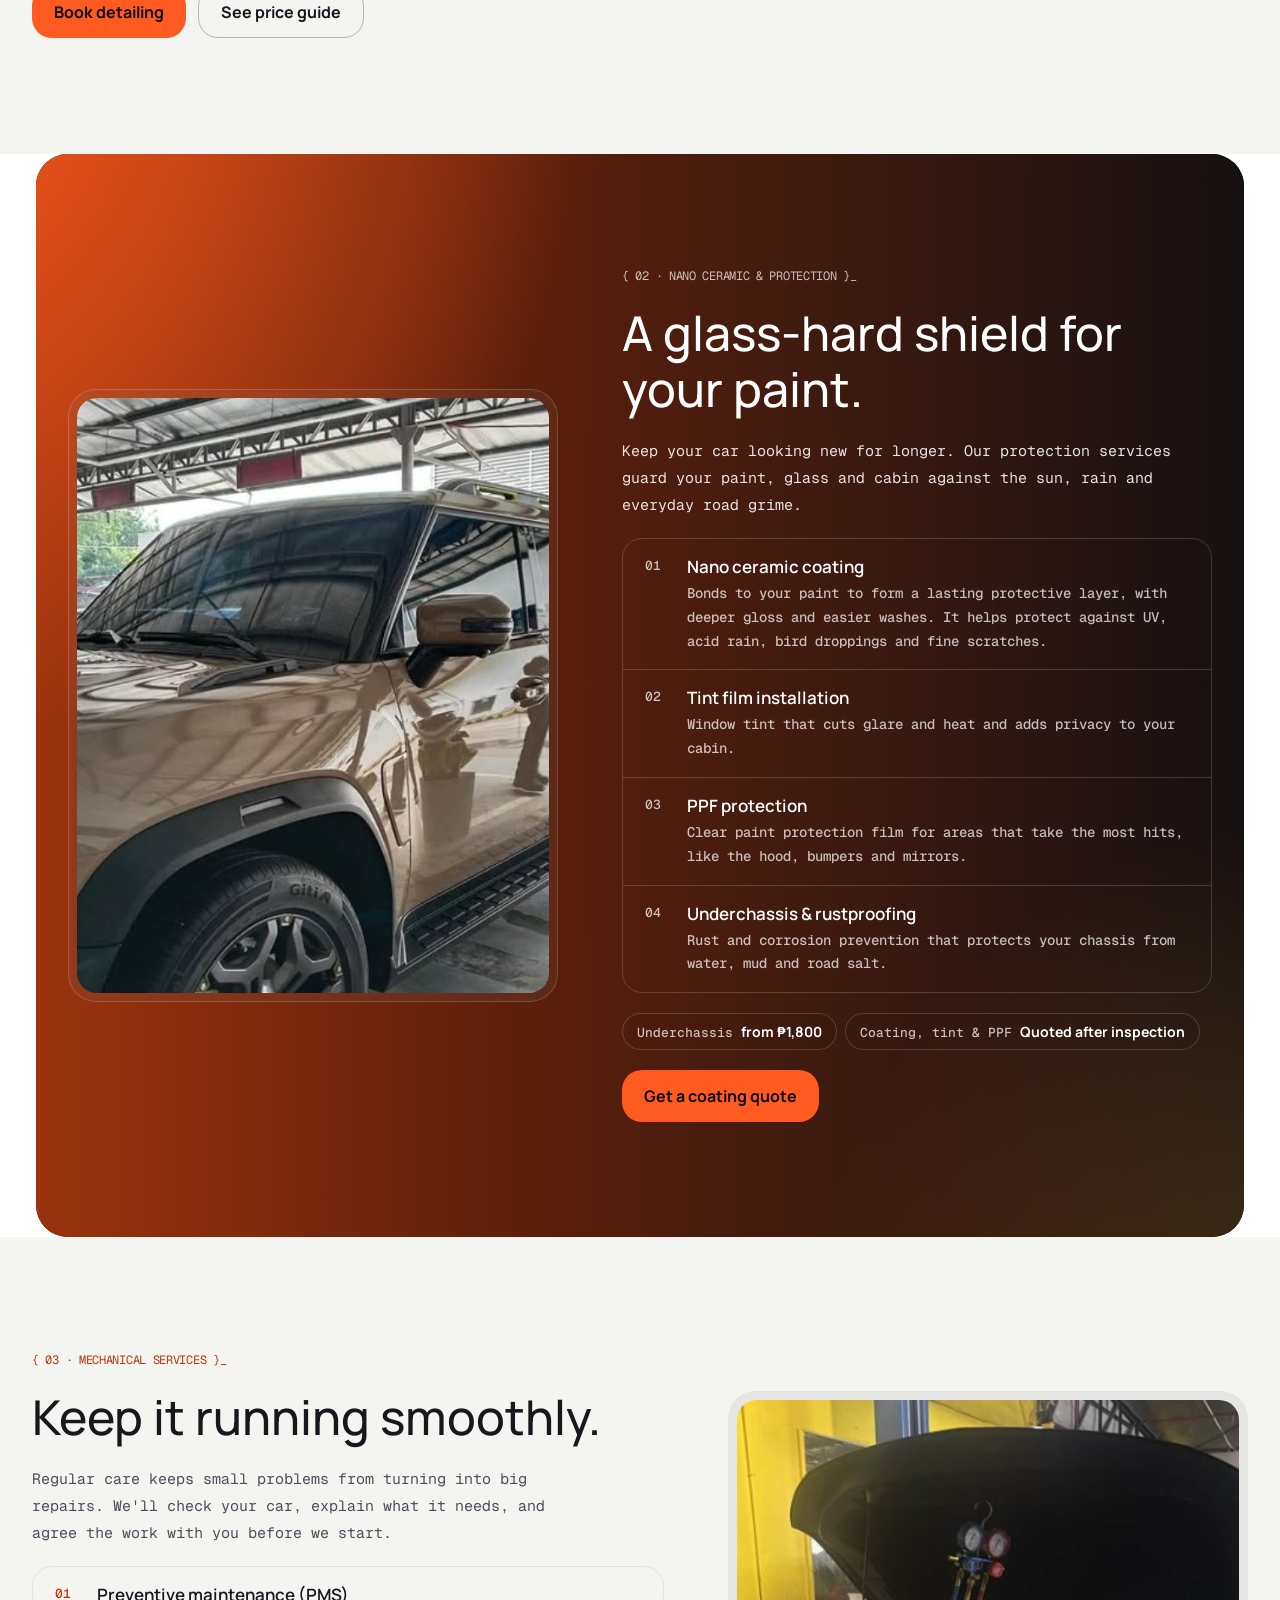
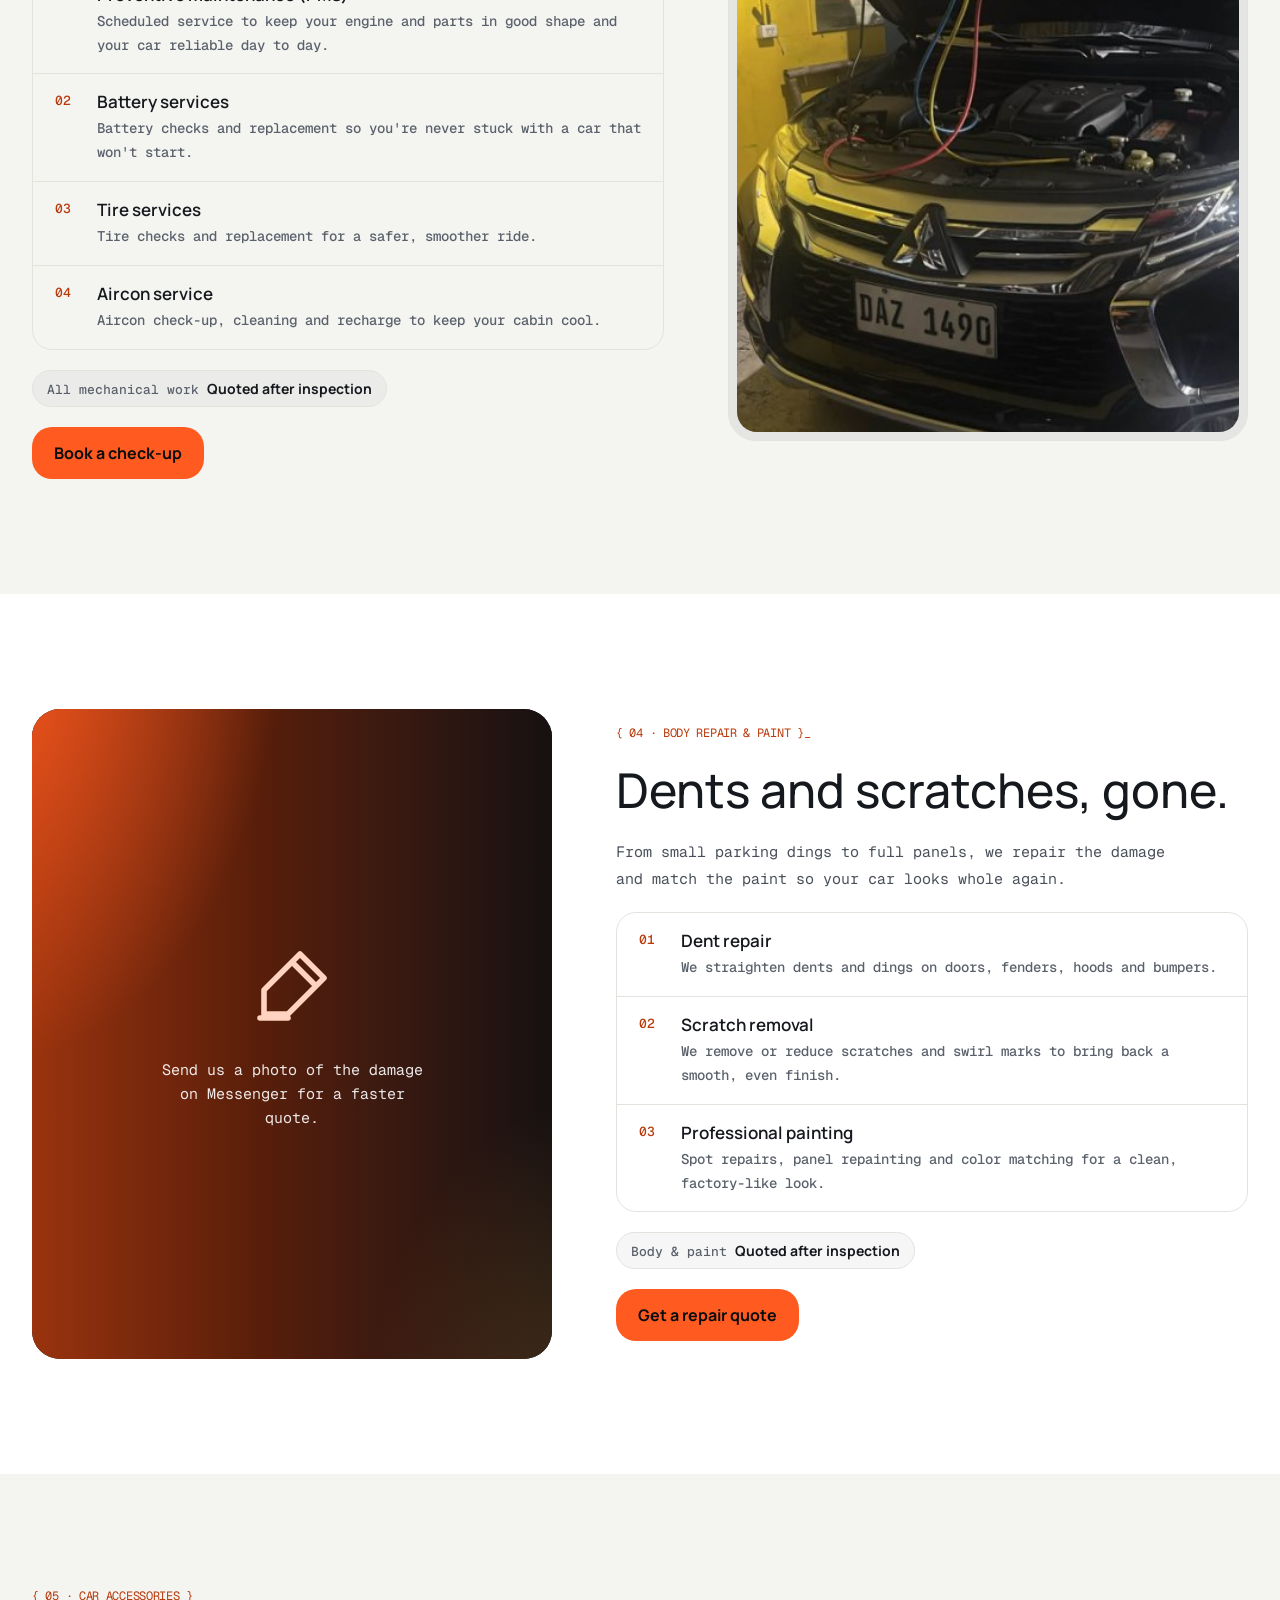
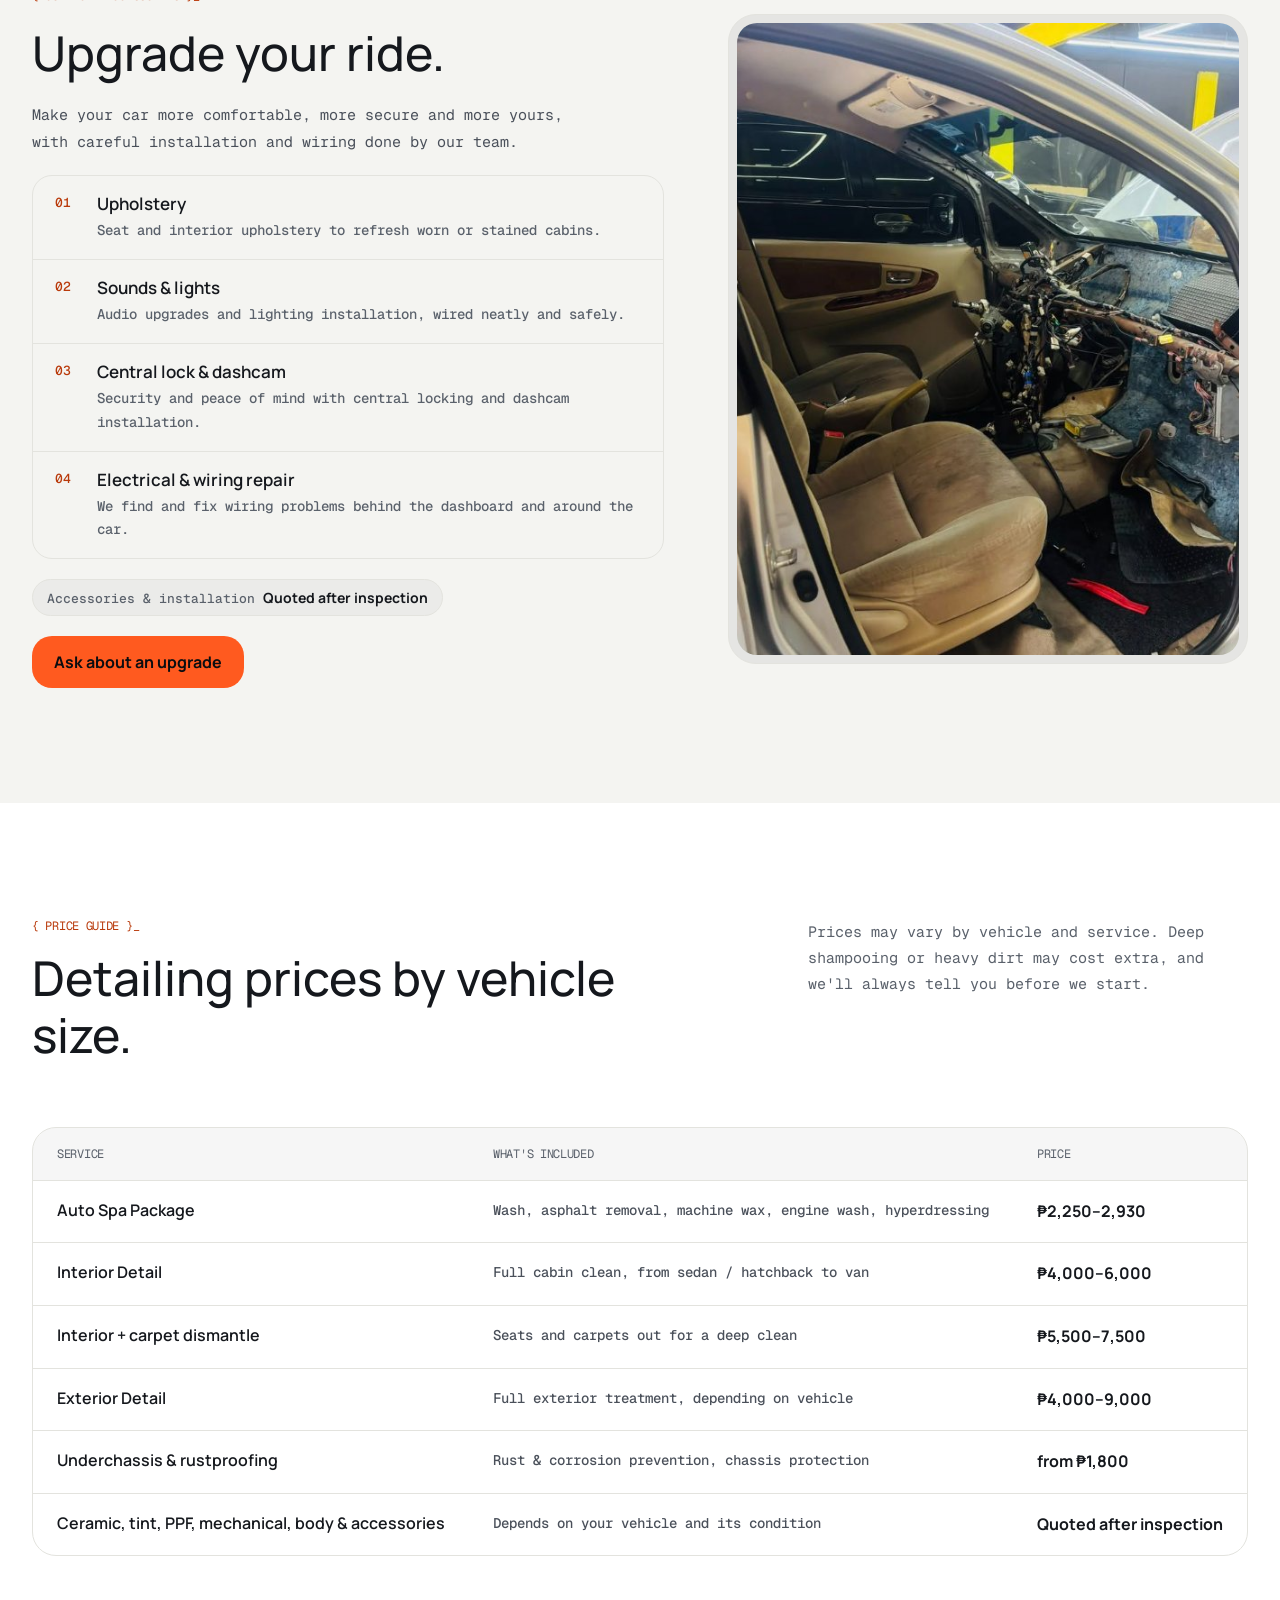
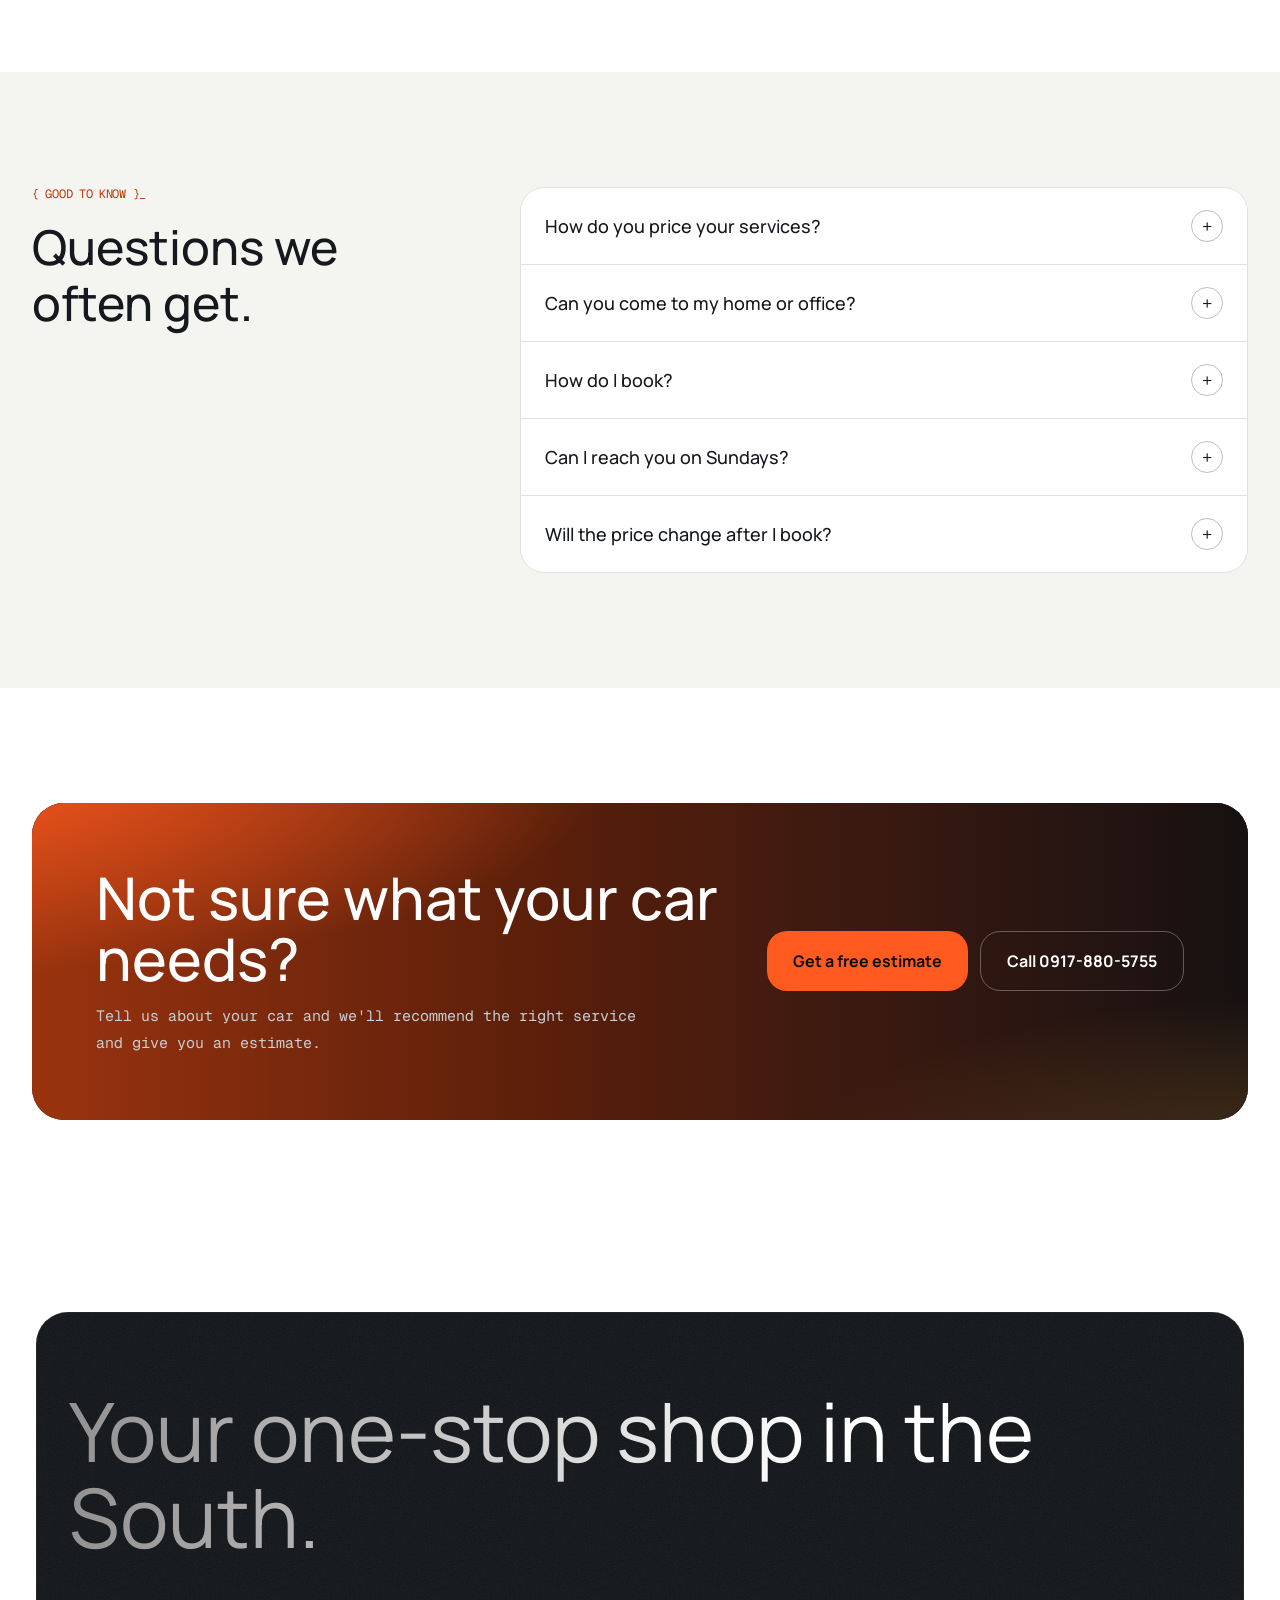
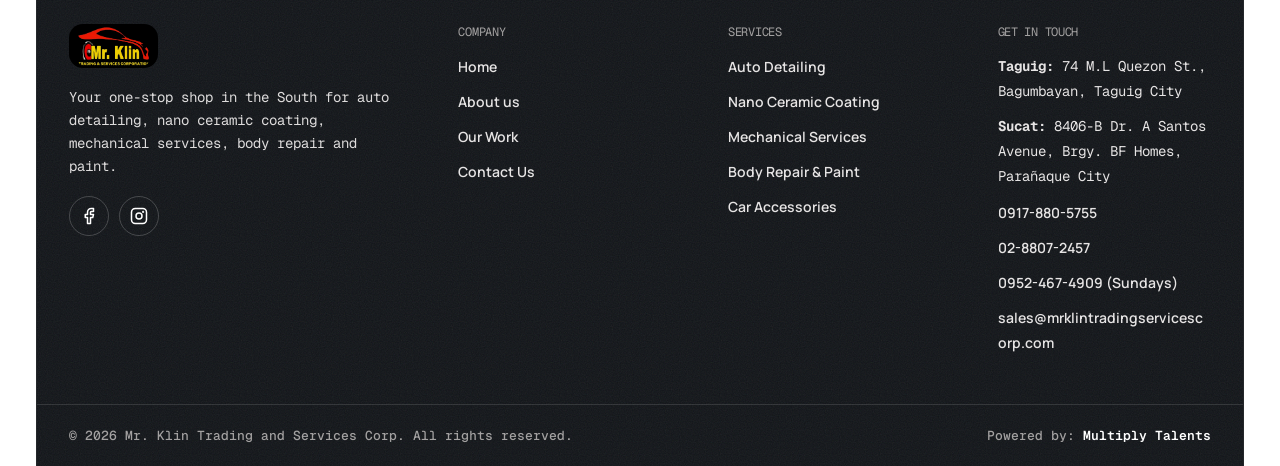
<file: website/services.html>
<!doctype html>
<html lang="en" data-theme="dark">
<head>
<meta charset="utf-8">
<meta name="viewport" content="width=device-width, initial-scale=1">
<title>Services | Mr. Klin Trading and Services Corp.</title>
<meta name="description" content="Auto detailing, nano ceramic coating, tint and PPF, underchassis rustproofing, preventive maintenance, aircon, body repair and paint, and car accessories in Taguig City.">
<link rel="icon" type="image/png" sizes="32x32" href="images/icon-32.png">
<link rel="apple-touch-icon" href="images/icon-180.png">
<link rel="preconnect" href="https://fonts.googleapis.com">
<link rel="preconnect" href="https://fonts.gstatic.com" crossorigin>
<link rel="stylesheet" href="https://fonts.googleapis.com/css2?family=Manrope:wght@400;500;600;700&family=Geist+Mono:wght@300;400&display=swap">
<script src="js/theme-init.js"></script>
<link rel="stylesheet" href="css/site.css">
</head>
<body>

<!-- Shared SVG defs: paint shading + wheel -->
<svg width="0" height="0" style="position:absolute" aria-hidden="true" focusable="false">
  <defs>
    <linearGradient id="shade" x1="0" y1="0" x2="0" y2="1">
      <stop offset="0" stop-color="#FFFFFF" stop-opacity="0.45"/>
      <stop offset="0.45" stop-color="#FFFFFF" stop-opacity="0"/>
      <stop offset="1" stop-color="#000000" stop-opacity="0.45"/>
    </linearGradient>
    <linearGradient id="shadeStrong" x1="0" y1="0" x2="0" y2="1">
      <stop offset="0" stop-color="#FFFFFF" stop-opacity="0.6"/>
      <stop offset="0.5" stop-color="#FFFFFF" stop-opacity="0"/>
      <stop offset="1" stop-color="#000000" stop-opacity="0.5"/>
    </linearGradient>
    <radialGradient id="floorGlow" cx="0.5" cy="0.5" r="0.5">
      <stop offset="0" stop-color="#000000" stop-opacity="0.8"/>
      <stop offset="1" stop-color="#000000" stop-opacity="0"/>
    </radialGradient>
    <g id="wheel">
      <circle r="24" fill="#0E1116"/>
      <circle r="14" fill="#BFC5CE"/>
      <circle r="8" fill="#5B636F"/>
      <circle r="3" fill="#E7EAEE"/>
    </g>
  </defs>
</svg>

<!-- ================= HEADER ================= -->
<header class="site">
  <div class="container nav-row">
    <a href="index.html" class="brand" aria-label="Mr. Klin — home">
      <img class="brand-logo" src="images/logo.png" width="450" height="246" alt="Mr. Klin Trading &amp; Services Corporation">
    </a>
    <nav class="main" id="mainNav" aria-label="Main">
      <a href="index.html">Home</a>
      <a href="about.html">About us</a>
      <a href="services.html" class="active" aria-current="page">Services</a>
      <a href="work.html">Our Work</a>
      <a href="contact.html">Contact Us</a>
    </nav>
    <div class="nav-actions">
      <button type="button" class="theme-toggle" id="themeToggle" aria-label="Switch to light mode" title="Switch to light mode">
        <svg class="icon-sun" width="20" height="20" viewBox="0 0 24 24" fill="none" stroke="currentColor" stroke-width="2" stroke-linecap="round" stroke-linejoin="round" aria-hidden="true"><circle cx="12" cy="12" r="4"/><path d="M12 2v2M12 20v2M4.9 4.9l1.4 1.4M17.7 17.7l1.4 1.4M2 12h2M20 12h2M4.9 19.1l1.4-1.4M17.7 6.3l1.4-1.4"/></svg>
        <svg class="icon-moon" width="20" height="20" viewBox="0 0 24 24" fill="none" stroke="currentColor" stroke-width="2" stroke-linecap="round" stroke-linejoin="round" aria-hidden="true"><path d="M21 12.8A9 9 0 1 1 11.2 3a7 7 0 0 0 9.8 9.8z"/></svg>
      </button>
      <button type="button" class="btn btn-primary" data-book>
        <svg width="18" height="18" viewBox="0 0 24 24" fill="none" stroke="currentColor" stroke-width="2" stroke-linecap="round" stroke-linejoin="round" aria-hidden="true"><rect x="3" y="4" width="18" height="18" rx="2"/><path d="M16 2v4M8 2v4M3 10h18"/></svg>
        <span>Book<span class="hide-sm"> a service</span></span>
      </button>
      <button type="button" class="menu-toggle" id="menuToggle" aria-label="Open menu" aria-expanded="false" aria-controls="mainNav">
        <svg class="icon-menu" width="20" height="20" viewBox="0 0 24 24" fill="none" stroke="currentColor" stroke-width="2" stroke-linecap="round" aria-hidden="true"><path d="M4 7h16M4 12h16M4 17h16"/></svg>
        <svg class="icon-close" width="20" height="20" viewBox="0 0 24 24" fill="none" stroke="currentColor" stroke-width="2" stroke-linecap="round" aria-hidden="true"><path d="M18 6 6 18M6 6l12 12"/></svg>
      </button>
    </div>
  </div>
</header>

<main>
<!-- ================= SERVICES HERO ================= -->
<section class="hero about-hero bg-base">
  <div class="hero-glow" aria-hidden="true"></div>
  <div class="container">
    <div class="svc-intro">
      <div class="pill"><span class="dot"></span>Our services</div>
      <h1 class="display">Everything your car needs, under one roof.</h1>
      <p class="lead">Cleaning, protection, repairs and upgrades, all done by one team at our shop in Bagumbayan, Taguig. Some services can also come to your home or office. Pick a service below to see what's included.</p>
      <nav class="svc-jump" aria-label="Jump to a service">
        <a href="#detailing">Auto Detailing</a>
        <a href="#ceramic">Nano Ceramic &amp; Protection</a>
        <a href="#mechanical">Mechanical Services</a>
        <a href="#body">Body Repair &amp; Paint</a>
        <a href="#accessories">Car Accessories</a>
      </nav>
    </div>
  </div>
</section>

<!-- ================= 01 AUTO DETAILING ================= -->
<section id="detailing" class="section bg-alt svc-section">
  <div class="container svc-row">
    <div class="svc-copy">
      <span class="kicker">01 · Auto Detailing</span>
      <h2 class="title display">Bring back that showroom feel.</h2>
      <p class="svc-lead">A deep clean for every part of your car, inside and out. We take out dirt and stains, bring back the shine, and protect the surfaces so your car stays fresh for longer.</p>
      <ul class="svc-items">
        <li><b>Interior detailing</b><span>A full cabin clean: seats, carpets, dashboard, panels and glass. Choose carpet dismantle for a deep clean with the seats and carpets taken out.</span></li>
        <li><b>Exterior detailing</b><span>A full exterior treatment for paint, trims, glass and wheels to bring back depth and gloss.</span></li>
        <li><b>Engine detailing</b><span>A careful engine bay wash and dressing that leaves it clean and easier to check.</span></li>
        <li><b>Auto Spa Package</b><span>Our quick refresh: wash, asphalt removal, machine wax, engine wash and hyperdressing.</span></li>
      </ul>
      <div class="svc-prices">
        <span>Auto Spa <b>₱2,250–2,930</b></span>
        <span>Interior <b>₱4,000–6,000</b></span>
        <span>With carpet dismantle <b>₱5,500–7,500</b></span>
        <span>Exterior <b>₱4,000–9,000</b></span>
      </div>
      <div class="cta-row"><button type="button" class="btn btn-primary" data-book>Book detailing</button><a href="#prices" class="btn btn-ghost">See price guide</a></div>
    </div>
    <figure class="svc-photo"><img src="images/hero.jpg" width="1600" height="893" alt="Detailers machine-polishing and hand-drying a black sedan" loading="lazy"></figure>
  </div>
</section>

<!-- ================= 02 NANO CERAMIC ================= -->
<section id="ceramic" class="section bg-base svc-section">
  <div class="container svc-row reverse">
    <div class="svc-copy">
      <span class="kicker">02 · Nano Ceramic &amp; Protection</span>
      <h2 class="title display">A glass-hard shield for your paint.</h2>
      <p class="svc-lead">Keep your car looking new for longer. Our protection services guard your paint, glass and cabin against the sun, rain and everyday road grime.</p>
      <ul class="svc-items">
        <li><b>Nano ceramic coating</b><span>Bonds to your paint to form a lasting protective layer, with deeper gloss and easier washes. It helps protect against UV, acid rain, bird droppings and fine scratches.</span></li>
        <li><b>Tint film installation</b><span>Window tint that cuts glare and heat and adds privacy to your cabin.</span></li>
        <li><b>PPF protection</b><span>Clear paint protection film for areas that take the most hits, like the hood, bumpers and mirrors.</span></li>
        <li><b>Underchassis &amp; rustproofing</b><span>Rust and corrosion prevention that protects your chassis from water, mud and road salt.</span></li>
      </ul>
      <div class="svc-prices">
        <span>Underchassis <b>from ₱1,800</b></span>
        <span>Coating, tint &amp; PPF <b>Quoted after inspection</b></span>
      </div>
      <div class="cta-row"><button type="button" class="btn btn-primary" data-book>Get a coating quote</button></div>
    </div>
    <figure class="svc-photo"><img src="images/work/work-1.jpg" width="560" height="700" alt="Bronze SUV with a mirror-gloss finish after detailing" loading="lazy"></figure>
  </div>
</section>

<!-- ================= 03 MECHANICAL ================= -->
<section id="mechanical" class="section bg-alt svc-section">
  <div class="container svc-row">
    <div class="svc-copy">
      <span class="kicker">03 · Mechanical Services</span>
      <h2 class="title display">Keep it running smoothly.</h2>
      <p class="svc-lead">Regular care keeps small problems from turning into big repairs. We'll check your car, explain what it needs, and agree the work with you before we start.</p>
      <ul class="svc-items">
        <li><b>Preventive maintenance (PMS)</b><span>Scheduled service to keep your engine and parts in good shape and your car reliable day to day.</span></li>
        <li><b>Battery services</b><span>Battery checks and replacement so you're never stuck with a car that won't start.</span></li>
        <li><b>Tire services</b><span>Tire checks and replacement for a safer, smoother ride.</span></li>
        <li><b>Aircon service</b><span>Aircon check-up, cleaning and recharge to keep your cabin cool.</span></li>
      </ul>
      <div class="svc-prices"><span>All mechanical work <b>Quoted after inspection</b></span></div>
      <div class="cta-row"><button type="button" class="btn btn-primary" data-book>Book a check-up</button></div>
    </div>
    <figure class="svc-photo"><img src="images/work/work-3.jpg" width="560" height="700" alt="Technician's gauges connected to an SUV's aircon system" loading="lazy"></figure>
  </div>
</section>

<!-- ================= 04 BODY REPAIR ================= -->
<section id="body" class="section bg-base svc-section">
  <div class="container svc-row reverse">
    <div class="svc-copy">
      <span class="kicker">04 · Body Repair &amp; Paint</span>
      <h2 class="title display">Dents and scratches, gone.</h2>
      <p class="svc-lead">From small parking dings to full panels, we repair the damage and match the paint so your car looks whole again.</p>
      <ul class="svc-items">
        <li><b>Dent repair</b><span>We straighten dents and dings on doors, fenders, hoods and bumpers.</span></li>
        <li><b>Scratch removal</b><span>We remove or reduce scratches and swirl marks to bring back a smooth, even finish.</span></li>
        <li><b>Professional painting</b><span>Spot repairs, panel repainting and color matching for a clean, factory-like look.</span></li>
      </ul>
      <div class="svc-prices"><span>Body &amp; paint <b>Quoted after inspection</b></span></div>
      <div class="cta-row"><button type="button" class="btn btn-primary" data-book>Get a repair quote</button></div>
    </div>
    <div class="svc-panel" aria-hidden="true">
      <svg width="96" height="96" viewBox="0 0 24 24" fill="none" stroke="currentColor" stroke-width="1.4" stroke-linecap="round" stroke-linejoin="round"><path d="M4 20h7M14 4l6 6-9 9H5v-6zM12 6l6 6"/></svg>
      <p>Send us a photo of the damage on Messenger for a faster quote.</p>
    </div>
  </div>
</section>

<!-- ================= 05 ACCESSORIES ================= -->
<section id="accessories" class="section bg-alt svc-section">
  <div class="container svc-row">
    <div class="svc-copy">
      <span class="kicker">05 · Car Accessories</span>
      <h2 class="title display">Upgrade your ride.</h2>
      <p class="svc-lead">Make your car more comfortable, more secure and more yours, with careful installation and wiring done by our team.</p>
      <ul class="svc-items">
        <li><b>Upholstery</b><span>Seat and interior upholstery to refresh worn or stained cabins.</span></li>
        <li><b>Sounds &amp; lights</b><span>Audio upgrades and lighting installation, wired neatly and safely.</span></li>
        <li><b>Central lock &amp; dashcam</b><span>Security and peace of mind with central locking and dashcam installation.</span></li>
        <li><b>Electrical &amp; wiring repair</b><span>We find and fix wiring problems behind the dashboard and around the car.</span></li>
      </ul>
      <div class="svc-prices"><span>Accessories &amp; installation <b>Quoted after inspection</b></span></div>
      <div class="cta-row"><button type="button" class="btn btn-primary" data-book>Ask about an upgrade</button></div>
    </div>
    <figure class="svc-photo"><img src="images/work/work-4.jpg" width="560" height="700" alt="Van interior with the dashboard removed for wiring repair" loading="lazy"></figure>
  </div>
</section>

<!-- ================= PRICE GUIDE ================= -->
<section id="prices" class="section bg-base">
  <div class="container">
    <div class="section-head">
      <div>
        <span class="kicker">Price guide</span>
        <h2 class="title display">Detailing prices by vehicle size.</h2>
      </div>
      <p>Prices may vary by vehicle and service. Deep shampooing or heavy dirt may cost extra, and we'll always tell you before we start.</p>
    </div>
    <div class="price-table-wrap">
      <table class="price-table">
        <thead><tr><th scope="col">Service</th><th scope="col">What's included</th><th scope="col">Price</th></tr></thead>
        <tbody>
          <tr><th scope="row">Auto Spa Package</th><td>Wash, asphalt removal, machine wax, engine wash, hyperdressing</td><td>₱2,250–2,930</td></tr>
          <tr><th scope="row">Interior Detail</th><td>Full cabin clean, from sedan / hatchback to van</td><td>₱4,000–6,000</td></tr>
          <tr><th scope="row">Interior + carpet dismantle</th><td>Seats and carpets out for a deep clean</td><td>₱5,500–7,500</td></tr>
          <tr><th scope="row">Exterior Detail</th><td>Full exterior treatment, depending on vehicle</td><td>₱4,000–9,000</td></tr>
          <tr><th scope="row">Underchassis &amp; rustproofing</th><td>Rust &amp; corrosion prevention, chassis protection</td><td>from ₱1,800</td></tr>
          <tr><th scope="row">Ceramic, tint, PPF, mechanical, body &amp; accessories</th><td>Depends on your vehicle and its condition</td><td>Quoted after inspection</td></tr>
        </tbody>
      </table>
    </div>
  </div>
</section>

<!-- ================= FAQ ================= -->
<section class="section bg-alt">
  <div class="container faq-row">
    <div class="faq-copy">
      <span class="kicker">Good to know</span>
      <h2 class="title display">Questions we often get.</h2>
    </div>
    <div class="faq">
      <details><summary>How do you price your services?</summary><p>Detailing is priced by vehicle size, so a hatchback costs less than a van. Coating, mechanical, body and accessory work depends on your car's condition, so we give you a quote after a quick inspection.</p></details>
      <details><summary>Can you come to my home or office?</summary><p>Yes. Our mobile team can do detailing at your home or office. Choose "Home / office service" when you book online and tell us your address.</p></details>
      <details><summary>How do I book?</summary><p>Book online with our estimate and calendar, or call 0917-880-5755. We'll text or call you to confirm your slot and price.</p></details>
      <details><summary>Can I reach you on Sundays?</summary><p>Yes. Call our Sunday line at 0952-467-4909.</p></details>
      <details><summary>Will the price change after I book?</summary><p>The online price is an estimate. If your car needs extra work, like deep shampooing for heavy stains, we'll tell you and agree on it with you before doing it.</p></details>
    </div>
  </div>
</section>

<!-- ================= CTA ================= -->
<section class="section bg-base">
  <div class="container">
    <div class="svc-cta">
      <div>
        <h2 class="title display">Not sure what your car needs?</h2>
        <p>Tell us about your car and we'll recommend the right service and give you an estimate.</p>
      </div>
      <div class="cta-row">
        <button type="button" class="btn btn-primary btn-lg" data-book>Get a free estimate</button>
        <a href="tel:09178805755" class="btn btn-ghost btn-lg">Call 0917-880-5755</a>
      </div>
    </div>
  </div>
</section>
</main>

<footer class="site">
  <p class="footer-display" aria-hidden="true">Your one-stop shop in the South.</p>
  <div class="container footer-main">
    <div class="footer-brand">
      <a href="index.html" class="brand" aria-label="Mr. Klin — home">
        <img class="brand-logo" src="images/logo.png" width="450" height="246" alt="Mr. Klin Trading &amp; Services Corporation" loading="lazy">
      </a>
      <p>Your one-stop shop in the South for auto detailing, nano ceramic coating, mechanical services, body repair and paint.</p>
      <div class="footer-social">
        <a href="https://www.facebook.com/mrklintradingandservicescorp" target="_blank" rel="noopener" aria-label="Mr. Klin on Facebook">
          <svg width="18" height="18" viewBox="0 0 24 24" fill="none" stroke="currentColor" stroke-width="2" stroke-linecap="round" stroke-linejoin="round" aria-hidden="true"><path d="M18 2h-3a5 5 0 0 0-5 5v3H7v4h3v8h4v-8h3l1-4h-4V7a1 1 0 0 1 1-1h3z"/></svg>
        </a>
        <a href="https://www.instagram.com/mr.klintrading" target="_blank" rel="noopener" aria-label="Mr. Klin on Instagram">
          <svg width="18" height="18" viewBox="0 0 24 24" fill="none" stroke="currentColor" stroke-width="2" stroke-linecap="round" stroke-linejoin="round" aria-hidden="true"><rect x="2" y="2" width="20" height="20" rx="5"/><circle cx="12" cy="12" r="4"/><circle cx="17.5" cy="6.5" r="0.5" fill="currentColor"/></svg>
        </a>
      </div>
    </div>
    <nav class="footer-col" aria-label="Footer">
      <h4>Company</h4>
      <ul>
        <li><a href="index.html">Home</a></li>
        <li><a href="about.html">About us</a></li>
        <li><a href="work.html">Our Work</a></li>
        <li><a href="contact.html">Contact Us</a></li>
      </ul>
    </nav>
    <div class="footer-col">
      <h4>Services</h4>
      <ul>
        <li><a href="services.html#detailing">Auto Detailing</a></li>
        <li><a href="services.html#ceramic">Nano Ceramic Coating</a></li>
        <li><a href="services.html#mechanical">Mechanical Services</a></li>
        <li><a href="services.html#body">Body Repair &amp; Paint</a></li>
        <li><a href="services.html#accessories">Car Accessories</a></li>
      </ul>
    </div>
    <div class="footer-col">
      <h4>Get in touch</h4>
      <ul>
        <li><address><b>Taguig:</b> 74 M.L Quezon St., Bagumbayan, Taguig City</address></li>
        <li><address><b>Sucat:</b> 8406-B Dr. A Santos Avenue, Brgy. BF Homes, Parañaque City</address></li>
        <li><a href="tel:09178805755">0917-880-5755</a></li>
        <li><a href="tel:0288072457">02-8807-2457</a></li>
        <li><a href="tel:09524674909">0952-467-4909 (Sundays)</a></li>
        <li><a href="mailto:sales@mrklintradingservicescorp.com" class="footer-email">sales@mrklintradingservicescorp.com</a></li>
      </ul>
    </div>
  </div>
  <div class="footer-bottom">
    <div class="container">
      <span>© <span id="year">2026</span> Mr. Klin Trading and Services Corp. All rights reserved.</span>
      <span>Powered by: <a href="https://multiplytalents.io/" target="_blank" rel="noopener">Multiply Talents</a></span>
    </div>
  </div>
</footer>

<script src="js/site.js"></script>

<!-- ================= BOOKING & ESTIMATE ================= -->
<dialog class="booking" id="booking" aria-labelledby="bkTitle">
  <div class="bk-head">
    <div>
      <span class="kicker" data-i18n="kicker">Book a service</span>
      <h2 class="display" id="bkTitle" data-i18n="title">Get your estimate &amp; pick a slot</h2>
      <div class="bk-lang" role="group" aria-label="Language" data-i18n-aria="langGroup">
        <button type="button" data-lang="en" aria-pressed="true">English</button>
        <button type="button" data-lang="tl" aria-pressed="false">Tagalog</button>
      </div>
    </div>
    <button type="button" class="bk-close" data-close aria-label="Close" data-i18n-aria="close">
      <svg width="18" height="18" viewBox="0 0 24 24" fill="none" stroke="currentColor" stroke-width="2" stroke-linecap="round" aria-hidden="true"><path d="M18 6 6 18M6 6l12 12"/></svg>
    </button>
  </div>
  <ol class="bk-steps" aria-label="Booking steps">
    <li class="current" data-i18n="step1">1. Car &amp; services</li>
    <li data-i18n="step2">2. Date &amp; time</li>
    <li data-i18n="step3">3. Your details</li>
  </ol>

  <div class="bk-body">
    <!-- Step 1 -->
    <section class="bk-panel" data-step="0">
      <div class="bk-group">
        <span class="bk-label" id="bkVehLabel" data-i18n="vehLabel">Your vehicle</span>
        <div class="bk-chips" id="bkVehicles" role="radiogroup" aria-labelledby="bkVehLabel"></div>
      </div>
      <div class="bk-group">
        <span class="bk-label" data-i18n="svcLabel">Services (choose one or more)</span>
        <div class="bk-services" id="bkServices"></div>
        <label class="bk-toggle"><input type="checkbox" id="bkMobile"> <span data-i18n-html="mobileToggle">Home / office service <small>— we come to you (fee confirmed by our team)</small></span></label>
        <div class="bk-branch" id="bkBranchWrap">
          <span class="bk-label" id="bkBranchLabel" data-i18n="branchLabel">Which branch?</span>
          <div class="bk-chips" role="radiogroup" aria-labelledby="bkBranchLabel">
            <label class="bk-chip"><input type="radio" name="bkBranch" value="taguig" checked><span data-i18n="branchTaguig">Taguig — Bagumbayan</span></label>
            <label class="bk-chip"><input type="radio" name="bkBranch" value="sucat"><span data-i18n="branchSucat">Sucat — Parañaque</span></label>
          </div>
        </div>
      </div>
    </section>

    <!-- Step 2 -->
    <section class="bk-panel" data-step="1" hidden>
      <div class="bk-group">
        <span class="bk-label" data-i18n="dateLabel">Choose a date</span>
        <div class="bk-cal">
          <div class="bk-cal-head">
            <button type="button" class="bk-cal-nav" id="bkPrev" aria-label="Previous month" data-i18n-aria="prevMonth">‹</button>
            <strong id="bkMonth" aria-live="polite"></strong>
            <button type="button" class="bk-cal-nav" id="bkNext" aria-label="Next month" data-i18n-aria="nextMonth">›</button>
          </div>
          <div class="bk-grid" id="bkGrid"></div>
        </div>
      </div>
      <div class="bk-group">
        <span class="bk-label" id="bkTimeLabel" data-i18n="timeLabel">Choose a time</span>
        <div id="bkTimes" class="bk-times" role="radiogroup" aria-labelledby="bkTimeLabel"></div>
        <p class="bk-hint" id="bkTimeHint" data-i18n="timeHint">Pick a date first.</p>
      </div>
    </section>

    <!-- Step 3 -->
    <section class="bk-panel" data-step="2" hidden>
      <div class="bk-fields">
        <label class="bk-field"><span data-i18n="name">Full name</span><input id="bkName" autocomplete="name" required></label>
        <label class="bk-field"><span data-i18n="phone">Mobile number</span><input id="bkPhone" type="tel" inputmode="tel" autocomplete="tel" placeholder="09XX-XXX-XXXX" required></label>
        <label class="bk-field"><span data-i18n="email">Email address</span><input id="bkEmail" type="email" inputmode="email" autocomplete="email" placeholder="you@example.com" required></label>
        <label class="bk-field"><span data-i18n="car">Car make &amp; model</span><input id="bkCar" placeholder="e.g. Toyota Fortuner 2021" data-i18n-ph="carPh"></label>
        <label class="bk-field"><span data-i18n-html="plate">Plate number <small style="color:var(--muted)">(optional)</small></span><input id="bkPlate"></label>
        <label class="bk-field full" id="bkAddrWrap" hidden><span data-i18n="addr">Service address</span><input id="bkAddr" autocomplete="street-address" placeholder="Where should we go?" data-i18n-ph="addrPh"></label>
        <label class="bk-field full"><span data-i18n-html="notes">Notes <small style="color:var(--muted)">(optional)</small></span><textarea id="bkNotes" placeholder="Anything we should know — stains, dents, warning lights…" data-i18n-ph="notesPh"></textarea></label>
        <div class="bk-photos" role="group" aria-labelledby="bkPhotoLabel">
          <span id="bkPhotoLabel" data-i18n-html="photos">Photos of your unit <small>(optional, up to 3)</small></span>
          <small data-i18n="photosHint">Show us the car and any problem areas — scratches, dents, stains. It helps us quote faster.</small>
          <div class="bk-photo-list">
            <span id="bkPhotoList" style="display:contents"></span>
            <label class="bk-photo-add" id="bkPhotoAdd"><svg width="22" height="22" viewBox="0 0 24 24" fill="none" stroke="currentColor" stroke-width="2" stroke-linecap="round" stroke-linejoin="round" aria-hidden="true"><path d="M23 19a2 2 0 0 1-2 2H3a2 2 0 0 1-2-2V8a2 2 0 0 1 2-2h4l2-3h6l2 3h4a2 2 0 0 1 2 2z"/><circle cx="12" cy="13" r="4"/></svg><span data-i18n="photoAdd">Add photo</span><input type="file" id="bkPhotoInput" accept="image/*" multiple></label>
          </div>
        </div>
      </div>
      <div class="bk-reminders" role="note" aria-labelledby="bkRemTitle">
        <span class="bk-label" id="bkRemTitle" data-i18n="remTitle">Before your visit</span>
        <ul>
          <li>
            <svg width="20" height="20" viewBox="0 0 24 24" fill="none" stroke="currentColor" stroke-width="2" stroke-linecap="round" stroke-linejoin="round" aria-hidden="true"><rect x="4" y="3" width="16" height="18" rx="2"/><path d="M8 8h8M8 12h8M8 16h5"/></svg>
            <span data-i18n-html="remOrcr">Please bring your vehicle's <b>OR/CR</b> (Official Receipt and Certificate of Registration).</span>
          </li>
          <li>
            <svg width="20" height="20" viewBox="0 0 24 24" fill="none" stroke="currentColor" stroke-width="2" stroke-linecap="round" stroke-linejoin="round" aria-hidden="true"><rect x="2" y="6" width="20" height="12" rx="2"/><circle cx="12" cy="12" r="2.5"/><path d="M6 12h.01M18 12h.01"/></svg>
            <span><span data-i18n-html="remDown">A downpayment of <b>at least 50%</b> of your total estimated price is required to secure your booking.</span> <span id="bkDownAmt"></span></span>
          </li>
        </ul>
      </div>
      <div class="bk-summary">
        <span class="bk-label" data-i18n="summary">Your booking</span>
        <dl id="bkSummary"></dl>
      </div>
      <input type="text" id="bkCompany" name="company" tabindex="-1" autocomplete="off" aria-hidden="true" style="position:absolute;left:-9999px;width:1px;height:1px;opacity:0">
      <div class="bk-done" id="bkDone" role="status" hidden>
        <svg width="28" height="28" viewBox="0 0 24 24" fill="none" stroke="currentColor" stroke-width="2.2" stroke-linecap="round" stroke-linejoin="round" aria-hidden="true"><circle cx="12" cy="12" r="10"/><path d="m8 12 3 3 5-6"/></svg>
        <div><strong data-i18n="doneTitle">Booking received!</strong><span data-i18n="doneText">We'll text or call you to confirm your slot and final price.</span></div>
      </div>
      <div id="bkSendWrap" hidden>
        <p class="bk-note" id="bkSendIntro" style="margin-top:18px"></p>
        <div class="bk-send">
          <a class="btn btn-primary" id="bkMessenger" target="_blank" rel="noopener" data-i18n="sendMessenger">Send via Messenger</a>
          <a class="btn btn-ghost" id="bkSms" data-i18n="sendSms">Send via SMS</a>
          <button type="button" class="btn btn-ghost" id="bkCopy" data-i18n="copy">Copy details</button>
        </div>
        <p class="bk-note" data-i18n-html="call">Prefer to talk? Call <a href="tel:09178805755">0917-880-5755</a>.</p>
      </div>
    </section>
    <p class="bk-error" id="bkError" role="alert" hidden></p>
  </div>

  <div class="bk-foot">
    <div class="bk-total">
      <small data-i18n="totalLabel">Estimated total</small>
      <strong id="bkTotal">₱0</strong>
      <span id="bkTotalNote">Select your vehicle and services</span>
    </div>
    <div class="bk-actions">
      <button type="button" class="btn btn-ghost" id="bkBack" hidden data-i18n="back">Back</button>
      <button type="button" class="btn btn-primary" id="bkNextStep">Next: pick a date</button>
    </div>
  </div>
</dialog>

<script src="js/booking.js"></script>
</body>
</html>
</file>
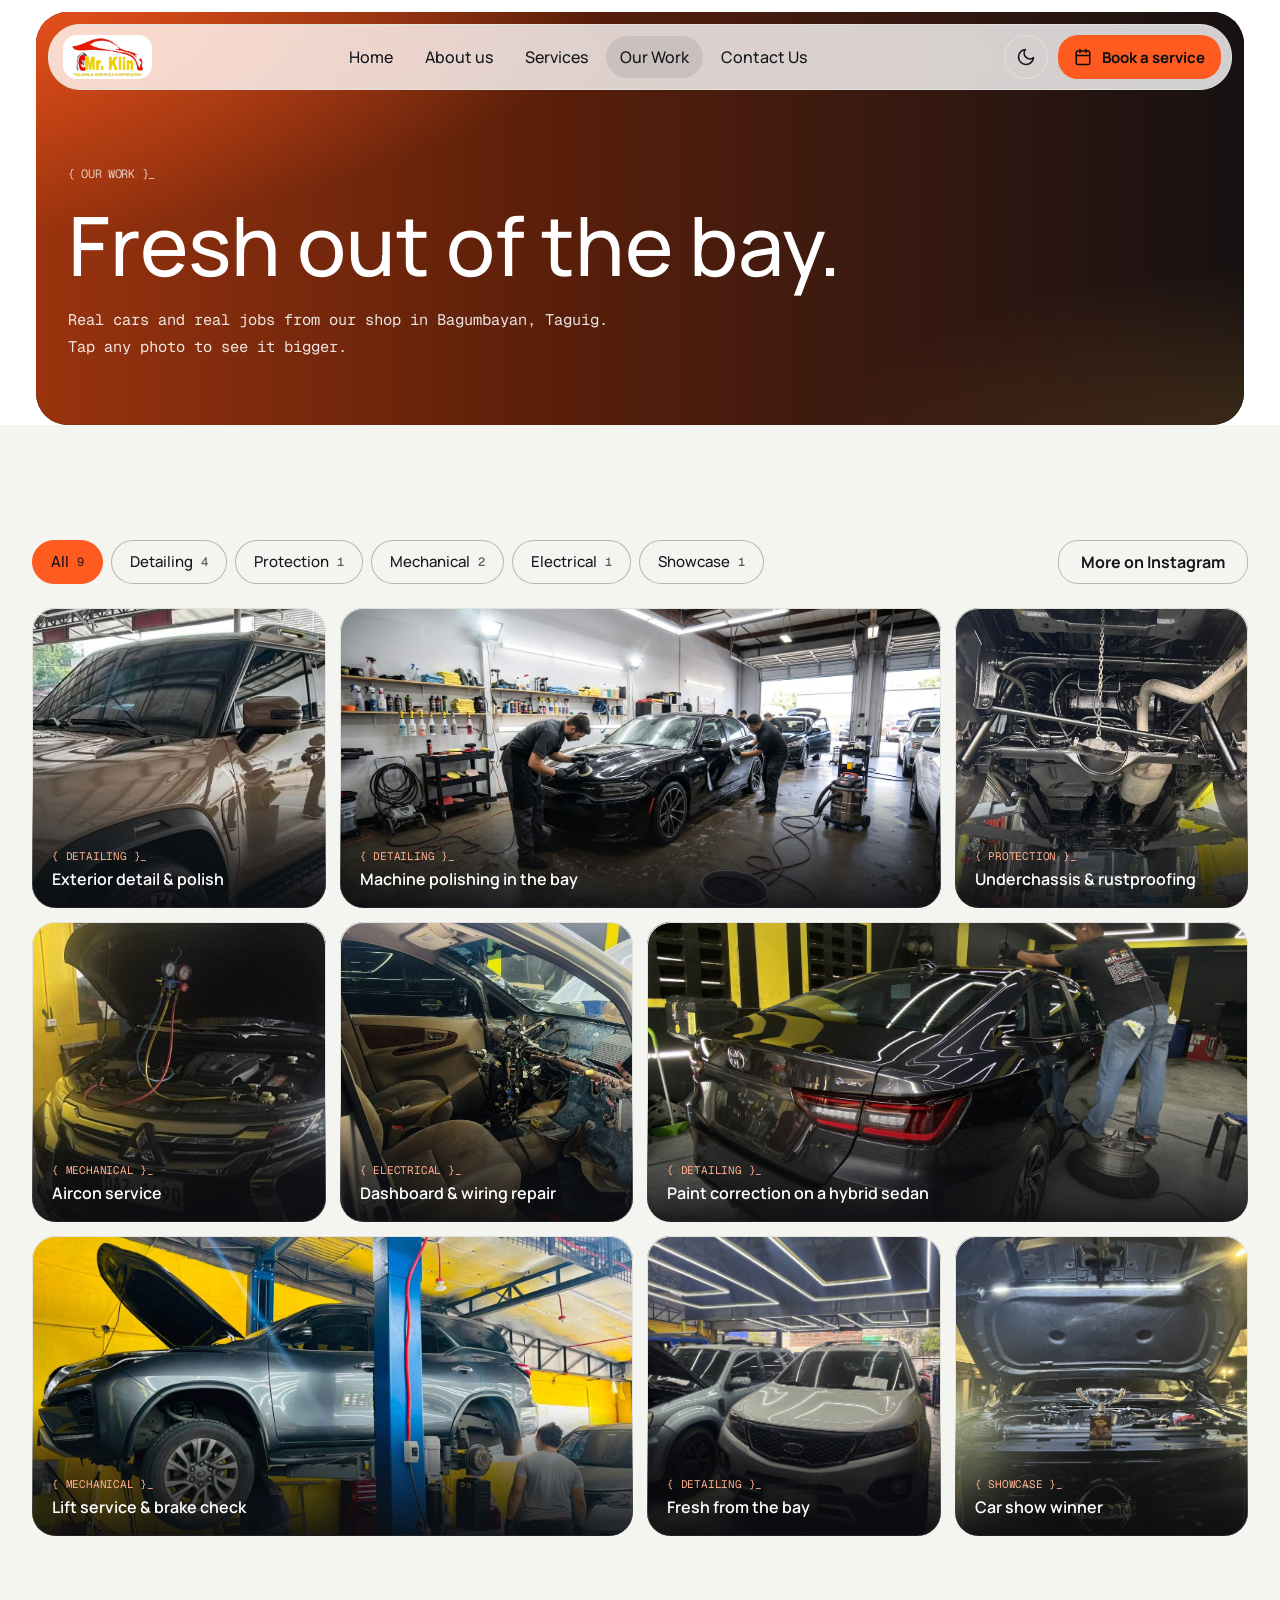
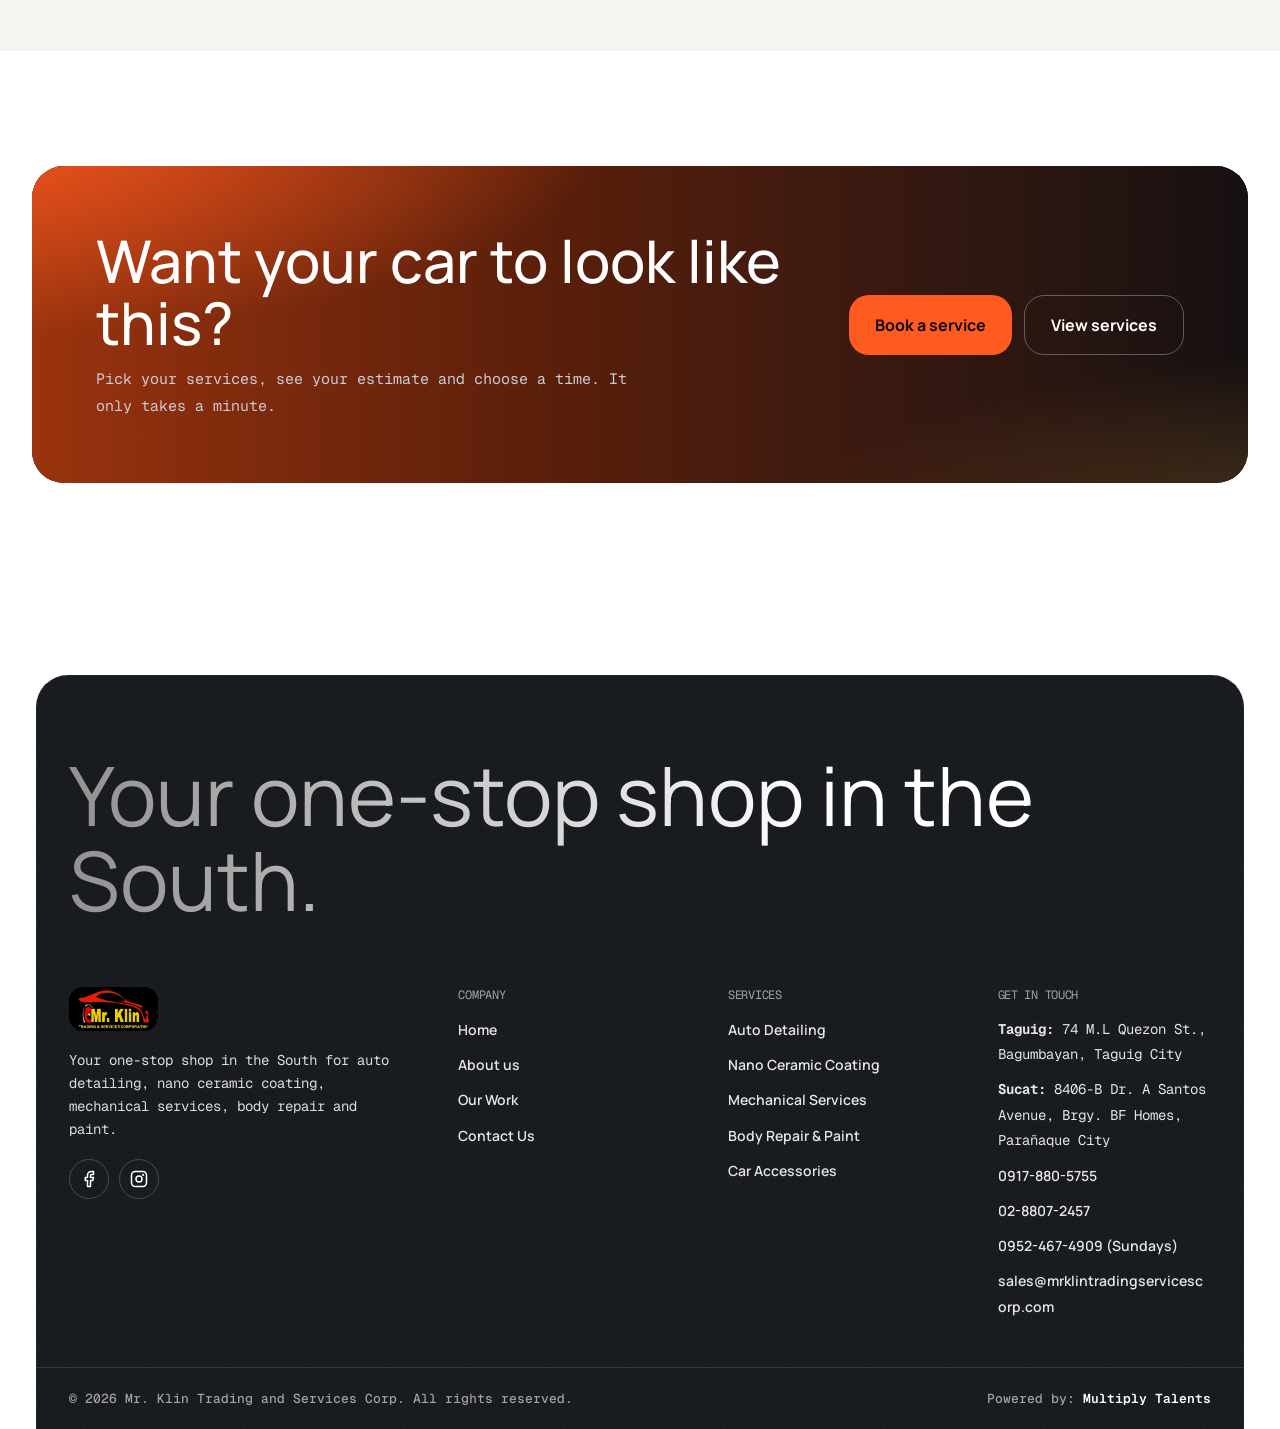
<file: website/work.html>
<!doctype html>
<html lang="en" data-theme="dark">
<head>
<meta charset="utf-8">
<meta name="viewport" content="width=device-width, initial-scale=1">
<title>Our Work | Mr. Klin Trading and Services Corp.</title>
<meta name="description" content="Photos of real detailing, rustproofing, aircon and wiring jobs from Mr. Klin Trading and Services Corp. in Bagumbayan, Taguig City.">
<link rel="icon" type="image/png" sizes="32x32" href="images/icon-32.png">
<link rel="apple-touch-icon" href="images/icon-180.png">
<link rel="preconnect" href="https://fonts.googleapis.com">
<link rel="preconnect" href="https://fonts.gstatic.com" crossorigin>
<link rel="stylesheet" href="https://fonts.googleapis.com/css2?family=Manrope:wght@400;500;600;700&family=Geist+Mono:wght@300;400&display=swap">
<script src="js/theme-init.js"></script>
<link rel="stylesheet" href="css/site.css">
</head>
<body>

<!-- Shared SVG defs: paint shading + wheel -->
<svg width="0" height="0" style="position:absolute" aria-hidden="true" focusable="false">
  <defs>
    <linearGradient id="shade" x1="0" y1="0" x2="0" y2="1">
      <stop offset="0" stop-color="#FFFFFF" stop-opacity="0.45"/>
      <stop offset="0.45" stop-color="#FFFFFF" stop-opacity="0"/>
      <stop offset="1" stop-color="#000000" stop-opacity="0.45"/>
    </linearGradient>
    <linearGradient id="shadeStrong" x1="0" y1="0" x2="0" y2="1">
      <stop offset="0" stop-color="#FFFFFF" stop-opacity="0.6"/>
      <stop offset="0.5" stop-color="#FFFFFF" stop-opacity="0"/>
      <stop offset="1" stop-color="#000000" stop-opacity="0.5"/>
    </linearGradient>
    <radialGradient id="floorGlow" cx="0.5" cy="0.5" r="0.5">
      <stop offset="0" stop-color="#000000" stop-opacity="0.8"/>
      <stop offset="1" stop-color="#000000" stop-opacity="0"/>
    </radialGradient>
    <g id="wheel">
      <circle r="24" fill="#0E1116"/>
      <circle r="14" fill="#BFC5CE"/>
      <circle r="8" fill="#5B636F"/>
      <circle r="3" fill="#E7EAEE"/>
    </g>
  </defs>
</svg>

<!-- ================= HEADER ================= -->
<header class="site">
  <div class="container nav-row">
    <a href="index.html" class="brand" aria-label="Mr. Klin — home">
      <img class="brand-logo" src="images/logo.png" width="450" height="246" alt="Mr. Klin Trading &amp; Services Corporation">
    </a>
    <nav class="main" id="mainNav" aria-label="Main">
      <a href="index.html">Home</a>
      <a href="about.html">About us</a>
      <a href="services.html">Services</a>
      <a href="work.html" class="active" aria-current="page">Our Work</a>
      <a href="contact.html">Contact Us</a>
    </nav>
    <div class="nav-actions">
      <button type="button" class="theme-toggle" id="themeToggle" aria-label="Switch to light mode" title="Switch to light mode">
        <svg class="icon-sun" width="20" height="20" viewBox="0 0 24 24" fill="none" stroke="currentColor" stroke-width="2" stroke-linecap="round" stroke-linejoin="round" aria-hidden="true"><circle cx="12" cy="12" r="4"/><path d="M12 2v2M12 20v2M4.9 4.9l1.4 1.4M17.7 17.7l1.4 1.4M2 12h2M20 12h2M4.9 19.1l1.4-1.4M17.7 6.3l1.4-1.4"/></svg>
        <svg class="icon-moon" width="20" height="20" viewBox="0 0 24 24" fill="none" stroke="currentColor" stroke-width="2" stroke-linecap="round" stroke-linejoin="round" aria-hidden="true"><path d="M21 12.8A9 9 0 1 1 11.2 3a7 7 0 0 0 9.8 9.8z"/></svg>
      </button>
      <button type="button" class="btn btn-primary" data-book>
        <svg width="18" height="18" viewBox="0 0 24 24" fill="none" stroke="currentColor" stroke-width="2" stroke-linecap="round" stroke-linejoin="round" aria-hidden="true"><rect x="3" y="4" width="18" height="18" rx="2"/><path d="M16 2v4M8 2v4M3 10h18"/></svg>
        <span>Book<span class="hide-sm"> a service</span></span>
      </button>
      <button type="button" class="menu-toggle" id="menuToggle" aria-label="Open menu" aria-expanded="false" aria-controls="mainNav">
        <svg class="icon-menu" width="20" height="20" viewBox="0 0 24 24" fill="none" stroke="currentColor" stroke-width="2" stroke-linecap="round" aria-hidden="true"><path d="M4 7h16M4 12h16M4 17h16"/></svg>
        <svg class="icon-close" width="20" height="20" viewBox="0 0 24 24" fill="none" stroke="currentColor" stroke-width="2" stroke-linecap="round" aria-hidden="true"><path d="M18 6 6 18M6 6l12 12"/></svg>
      </button>
    </div>
  </div>
</header>

<main>
<!-- ================= WORK HERO ================= -->
<section class="hero about-hero bg-base">
  <div class="hero-glow" aria-hidden="true"></div>
  <div class="container">
    <div class="svc-intro">
      <div class="pill"><span class="dot"></span>Our work</div>
      <h1 class="display">Fresh out of the bay.</h1>
      <p class="lead">Real cars and real jobs from our shop in Bagumbayan, Taguig. Tap any photo to see it bigger.</p>
    </div>
  </div>
</section>

<!-- ================= GALLERY ================= -->
<section class="section bg-alt">
  <div class="container">
    <div class="gal-bar">
      <div class="svc-jump" id="galFilters" role="group" aria-label="Filter photos"></div>
      <a href="https://www.instagram.com/mr.klintrading" class="btn btn-ghost" target="_blank" rel="noopener">More on Instagram</a>
    </div>
    <div class="gal-grid" id="galGrid"></div>
    <p class="gal-empty" id="galEmpty" hidden>No photos in this category yet.</p>
  </div>
</section>

<!-- ================= CTA ================= -->
<section class="section bg-base">
  <div class="container">
    <div class="svc-cta">
      <div>
        <h2 class="title display">Want your car to look like this?</h2>
        <p>Pick your services, see your estimate and choose a time. It only takes a minute.</p>
      </div>
      <div class="cta-row">
        <button type="button" class="btn btn-primary btn-lg" data-book>Book a service</button>
        <a href="services.html" class="btn btn-ghost btn-lg">View services</a>
      </div>
    </div>
  </div>
</section>
</main>

<!-- ================= LIGHTBOX ================= -->
<dialog class="lightbox" id="lightbox" aria-label="Photo viewer">
  <button type="button" class="lb-btn lb-close" id="lbClose" aria-label="Close">
    <svg width="20" height="20" viewBox="0 0 24 24" fill="none" stroke="currentColor" stroke-width="2" stroke-linecap="round" aria-hidden="true"><path d="M18 6 6 18M6 6l12 12"/></svg>
  </button>
  <button type="button" class="lb-btn lb-prev" id="lbPrev" aria-label="Previous photo">
    <svg width="22" height="22" viewBox="0 0 24 24" fill="none" stroke="currentColor" stroke-width="2" stroke-linecap="round" stroke-linejoin="round" aria-hidden="true"><path d="m15 18-6-6 6-6"/></svg>
  </button>
  <figure class="lb-figure">
    <img id="lbImg" alt="">
    <figcaption><strong id="lbTitle"></strong><span id="lbMeta"></span></figcaption>
  </figure>
  <button type="button" class="lb-btn lb-next" id="lbNext" aria-label="Next photo">
    <svg width="22" height="22" viewBox="0 0 24 24" fill="none" stroke="currentColor" stroke-width="2" stroke-linecap="round" stroke-linejoin="round" aria-hidden="true"><path d="m9 18 6-6-6-6"/></svg>
  </button>
</dialog>

<script src="js/gallery.js"></script>

<footer class="site">
  <p class="footer-display" aria-hidden="true">Your one-stop shop in the South.</p>
  <div class="container footer-main">
    <div class="footer-brand">
      <a href="index.html" class="brand" aria-label="Mr. Klin — home">
        <img class="brand-logo" src="images/logo.png" width="450" height="246" alt="Mr. Klin Trading &amp; Services Corporation" loading="lazy">
      </a>
      <p>Your one-stop shop in the South for auto detailing, nano ceramic coating, mechanical services, body repair and paint.</p>
      <div class="footer-social">
        <a href="https://www.facebook.com/mrklintradingandservicescorp" target="_blank" rel="noopener" aria-label="Mr. Klin on Facebook">
          <svg width="18" height="18" viewBox="0 0 24 24" fill="none" stroke="currentColor" stroke-width="2" stroke-linecap="round" stroke-linejoin="round" aria-hidden="true"><path d="M18 2h-3a5 5 0 0 0-5 5v3H7v4h3v8h4v-8h3l1-4h-4V7a1 1 0 0 1 1-1h3z"/></svg>
        </a>
        <a href="https://www.instagram.com/mr.klintrading" target="_blank" rel="noopener" aria-label="Mr. Klin on Instagram">
          <svg width="18" height="18" viewBox="0 0 24 24" fill="none" stroke="currentColor" stroke-width="2" stroke-linecap="round" stroke-linejoin="round" aria-hidden="true"><rect x="2" y="2" width="20" height="20" rx="5"/><circle cx="12" cy="12" r="4"/><circle cx="17.5" cy="6.5" r="0.5" fill="currentColor"/></svg>
        </a>
      </div>
    </div>
    <nav class="footer-col" aria-label="Footer">
      <h4>Company</h4>
      <ul>
        <li><a href="index.html">Home</a></li>
        <li><a href="about.html">About us</a></li>
        <li><a href="work.html">Our Work</a></li>
        <li><a href="contact.html">Contact Us</a></li>
      </ul>
    </nav>
    <div class="footer-col">
      <h4>Services</h4>
      <ul>
        <li><a href="services.html#detailing">Auto Detailing</a></li>
        <li><a href="services.html#ceramic">Nano Ceramic Coating</a></li>
        <li><a href="services.html#mechanical">Mechanical Services</a></li>
        <li><a href="services.html#body">Body Repair &amp; Paint</a></li>
        <li><a href="services.html#accessories">Car Accessories</a></li>
      </ul>
    </div>
    <div class="footer-col">
      <h4>Get in touch</h4>
      <ul>
        <li><address><b>Taguig:</b> 74 M.L Quezon St., Bagumbayan, Taguig City</address></li>
        <li><address><b>Sucat:</b> 8406-B Dr. A Santos Avenue, Brgy. BF Homes, Parañaque City</address></li>
        <li><a href="tel:09178805755">0917-880-5755</a></li>
        <li><a href="tel:0288072457">02-8807-2457</a></li>
        <li><a href="tel:09524674909">0952-467-4909 (Sundays)</a></li>
        <li><a href="mailto:sales@mrklintradingservicescorp.com" class="footer-email">sales@mrklintradingservicescorp.com</a></li>
      </ul>
    </div>
  </div>
  <div class="footer-bottom">
    <div class="container">
      <span>© <span id="year">2026</span> Mr. Klin Trading and Services Corp. All rights reserved.</span>
      <span>Powered by: <a href="https://multiplytalents.io/" target="_blank" rel="noopener">Multiply Talents</a></span>
    </div>
  </div>
</footer>

<script src="js/site.js"></script>

<!-- ================= BOOKING & ESTIMATE ================= -->
<dialog class="booking" id="booking" aria-labelledby="bkTitle">
  <div class="bk-head">
    <div>
      <span class="kicker" data-i18n="kicker">Book a service</span>
      <h2 class="display" id="bkTitle" data-i18n="title">Get your estimate &amp; pick a slot</h2>
      <div class="bk-lang" role="group" aria-label="Language" data-i18n-aria="langGroup">
        <button type="button" data-lang="en" aria-pressed="true">English</button>
        <button type="button" data-lang="tl" aria-pressed="false">Tagalog</button>
      </div>
    </div>
    <button type="button" class="bk-close" data-close aria-label="Close" data-i18n-aria="close">
      <svg width="18" height="18" viewBox="0 0 24 24" fill="none" stroke="currentColor" stroke-width="2" stroke-linecap="round" aria-hidden="true"><path d="M18 6 6 18M6 6l12 12"/></svg>
    </button>
  </div>
  <ol class="bk-steps" aria-label="Booking steps">
    <li class="current" data-i18n="step1">1. Car &amp; services</li>
    <li data-i18n="step2">2. Date &amp; time</li>
    <li data-i18n="step3">3. Your details</li>
  </ol>

  <div class="bk-body">
    <!-- Step 1 -->
    <section class="bk-panel" data-step="0">
      <div class="bk-group">
        <span class="bk-label" id="bkVehLabel" data-i18n="vehLabel">Your vehicle</span>
        <div class="bk-chips" id="bkVehicles" role="radiogroup" aria-labelledby="bkVehLabel"></div>
      </div>
      <div class="bk-group">
        <span class="bk-label" data-i18n="svcLabel">Services (choose one or more)</span>
        <div class="bk-services" id="bkServices"></div>
        <label class="bk-toggle"><input type="checkbox" id="bkMobile"> <span data-i18n-html="mobileToggle">Home / office service <small>— we come to you (fee confirmed by our team)</small></span></label>
        <div class="bk-branch" id="bkBranchWrap">
          <span class="bk-label" id="bkBranchLabel" data-i18n="branchLabel">Which branch?</span>
          <div class="bk-chips" role="radiogroup" aria-labelledby="bkBranchLabel">
            <label class="bk-chip"><input type="radio" name="bkBranch" value="taguig" checked><span data-i18n="branchTaguig">Taguig — Bagumbayan</span></label>
            <label class="bk-chip"><input type="radio" name="bkBranch" value="sucat"><span data-i18n="branchSucat">Sucat — Parañaque</span></label>
          </div>
        </div>
      </div>
    </section>

    <!-- Step 2 -->
    <section class="bk-panel" data-step="1" hidden>
      <div class="bk-group">
        <span class="bk-label" data-i18n="dateLabel">Choose a date</span>
        <div class="bk-cal">
          <div class="bk-cal-head">
            <button type="button" class="bk-cal-nav" id="bkPrev" aria-label="Previous month" data-i18n-aria="prevMonth">‹</button>
            <strong id="bkMonth" aria-live="polite"></strong>
            <button type="button" class="bk-cal-nav" id="bkNext" aria-label="Next month" data-i18n-aria="nextMonth">›</button>
          </div>
          <div class="bk-grid" id="bkGrid"></div>
        </div>
      </div>
      <div class="bk-group">
        <span class="bk-label" id="bkTimeLabel" data-i18n="timeLabel">Choose a time</span>
        <div id="bkTimes" class="bk-times" role="radiogroup" aria-labelledby="bkTimeLabel"></div>
        <p class="bk-hint" id="bkTimeHint" data-i18n="timeHint">Pick a date first.</p>
      </div>
    </section>

    <!-- Step 3 -->
    <section class="bk-panel" data-step="2" hidden>
      <div class="bk-fields">
        <label class="bk-field"><span data-i18n="name">Full name</span><input id="bkName" autocomplete="name" required></label>
        <label class="bk-field"><span data-i18n="phone">Mobile number</span><input id="bkPhone" type="tel" inputmode="tel" autocomplete="tel" placeholder="09XX-XXX-XXXX" required></label>
        <label class="bk-field"><span data-i18n="email">Email address</span><input id="bkEmail" type="email" inputmode="email" autocomplete="email" placeholder="you@example.com" required></label>
        <label class="bk-field"><span data-i18n="car">Car make &amp; model</span><input id="bkCar" placeholder="e.g. Toyota Fortuner 2021" data-i18n-ph="carPh"></label>
        <label class="bk-field"><span data-i18n-html="plate">Plate number <small style="color:var(--muted)">(optional)</small></span><input id="bkPlate"></label>
        <label class="bk-field full" id="bkAddrWrap" hidden><span data-i18n="addr">Service address</span><input id="bkAddr" autocomplete="street-address" placeholder="Where should we go?" data-i18n-ph="addrPh"></label>
        <label class="bk-field full"><span data-i18n-html="notes">Notes <small style="color:var(--muted)">(optional)</small></span><textarea id="bkNotes" placeholder="Anything we should know — stains, dents, warning lights…" data-i18n-ph="notesPh"></textarea></label>
        <div class="bk-photos" role="group" aria-labelledby="bkPhotoLabel">
          <span id="bkPhotoLabel" data-i18n-html="photos">Photos of your unit <small>(optional, up to 3)</small></span>
          <small data-i18n="photosHint">Show us the car and any problem areas — scratches, dents, stains. It helps us quote faster.</small>
          <div class="bk-photo-list">
            <span id="bkPhotoList" style="display:contents"></span>
            <label class="bk-photo-add" id="bkPhotoAdd"><svg width="22" height="22" viewBox="0 0 24 24" fill="none" stroke="currentColor" stroke-width="2" stroke-linecap="round" stroke-linejoin="round" aria-hidden="true"><path d="M23 19a2 2 0 0 1-2 2H3a2 2 0 0 1-2-2V8a2 2 0 0 1 2-2h4l2-3h6l2 3h4a2 2 0 0 1 2 2z"/><circle cx="12" cy="13" r="4"/></svg><span data-i18n="photoAdd">Add photo</span><input type="file" id="bkPhotoInput" accept="image/*" multiple></label>
          </div>
        </div>
      </div>
      <div class="bk-reminders" role="note" aria-labelledby="bkRemTitle">
        <span class="bk-label" id="bkRemTitle" data-i18n="remTitle">Before your visit</span>
        <ul>
          <li>
            <svg width="20" height="20" viewBox="0 0 24 24" fill="none" stroke="currentColor" stroke-width="2" stroke-linecap="round" stroke-linejoin="round" aria-hidden="true"><rect x="4" y="3" width="16" height="18" rx="2"/><path d="M8 8h8M8 12h8M8 16h5"/></svg>
            <span data-i18n-html="remOrcr">Please bring your vehicle's <b>OR/CR</b> (Official Receipt and Certificate of Registration).</span>
          </li>
          <li>
            <svg width="20" height="20" viewBox="0 0 24 24" fill="none" stroke="currentColor" stroke-width="2" stroke-linecap="round" stroke-linejoin="round" aria-hidden="true"><rect x="2" y="6" width="20" height="12" rx="2"/><circle cx="12" cy="12" r="2.5"/><path d="M6 12h.01M18 12h.01"/></svg>
            <span><span data-i18n-html="remDown">A downpayment of <b>at least 50%</b> of your total estimated price is required to secure your booking.</span> <span id="bkDownAmt"></span></span>
          </li>
        </ul>
      </div>
      <div class="bk-summary">
        <span class="bk-label" data-i18n="summary">Your booking</span>
        <dl id="bkSummary"></dl>
      </div>
      <input type="text" id="bkCompany" name="company" tabindex="-1" autocomplete="off" aria-hidden="true" style="position:absolute;left:-9999px;width:1px;height:1px;opacity:0">
      <div class="bk-done" id="bkDone" role="status" hidden>
        <svg width="28" height="28" viewBox="0 0 24 24" fill="none" stroke="currentColor" stroke-width="2.2" stroke-linecap="round" stroke-linejoin="round" aria-hidden="true"><circle cx="12" cy="12" r="10"/><path d="m8 12 3 3 5-6"/></svg>
        <div><strong data-i18n="doneTitle">Booking received!</strong><span data-i18n="doneText">We'll text or call you to confirm your slot and final price.</span></div>
      </div>
      <div id="bkSendWrap" hidden>
        <p class="bk-note" id="bkSendIntro" style="margin-top:18px"></p>
        <div class="bk-send">
          <a class="btn btn-primary" id="bkMessenger" target="_blank" rel="noopener" data-i18n="sendMessenger">Send via Messenger</a>
          <a class="btn btn-ghost" id="bkSms" data-i18n="sendSms">Send via SMS</a>
          <button type="button" class="btn btn-ghost" id="bkCopy" data-i18n="copy">Copy details</button>
        </div>
        <p class="bk-note" data-i18n-html="call">Prefer to talk? Call <a href="tel:09178805755">0917-880-5755</a>.</p>
      </div>
    </section>
    <p class="bk-error" id="bkError" role="alert" hidden></p>
  </div>

  <div class="bk-foot">
    <div class="bk-total">
      <small data-i18n="totalLabel">Estimated total</small>
      <strong id="bkTotal">₱0</strong>
      <span id="bkTotalNote">Select your vehicle and services</span>
    </div>
    <div class="bk-actions">
      <button type="button" class="btn btn-ghost" id="bkBack" hidden data-i18n="back">Back</button>
      <button type="button" class="btn btn-primary" id="bkNextStep">Next: pick a date</button>
    </div>
  </div>
</dialog>

<script src="js/booking.js"></script>
</body>
</html>
</file>
<file: website/css/site.css>
/* Mr. Klin public website: one stylesheet shared by every page.
   The base styles come first; the "FURNACE DESIGN LAYER" section near the end
   holds the current design (rounded orange-glow frames, Manrope + Geist Mono). */

/* ---------- Theme tokens ---------- */
:root {
  --accent: #FF5A1F;
  --on-accent: #0B0D10;
}
[data-theme="dark"] {
  --base: #0B0D10; --alt: #111418; --card: #181C22; --panel: #1E232B; --cell: #12151A;
  --text: #FFFFFF; --muted: #A3A9B3; --body: #B8BDC6; --nav-link: #C9CDD4;
  --line: rgba(255,255,255,0.08); --outline: rgba(255,255,255,0.24);
  --ph-bg: #181C22; --ph-border: rgba(255,255,255,0.22);
  --kicker: var(--accent);
  --cer-bg: radial-gradient(ellipse at 50% 70%, #232A35 0%, #0B0D10 70%);
  --glow: 0.10; --floor: 1; --car-shadow: 0.45;
  --feat-bg: #1E232B; --feat-border: var(--accent);
  color-scheme: dark;
}
[data-theme="light"] {
  --base: #FFFFFF; --alt: #F4F4F1; --card: #FFFFFF; --panel: #ECEDE9; --cell: #F7F7F4;
  --text: #15181D; --muted: #5A616B; --body: #4A505A; --nav-link: #4A505A;
  --line: #E3E3DE; --outline: rgba(21,24,29,0.28);
  --ph-bg: #E9E9E4; --ph-border: #B9B9B2;
  --kicker: #B93A0B;
  --cer-bg: radial-gradient(ellipse at 50% 70%, #FFFFFF 0%, #E4E6E3 75%);
  --glow: 0.14; --floor: 0.35; --car-shadow: 0.22;
  --feat-bg: #15181D; --feat-border: rgba(255,255,255,0.14);
  color-scheme: light;
}

/* ---------- Base ---------- */
*, *::before, *::after { box-sizing: border-box; }
html { scroll-behavior: smooth; }
body {
  margin: 0;
  font-family: 'Inter', system-ui, sans-serif;
  background: var(--base);
  color: var(--text);
  transition: background-color .3s, color .3s;
  -webkit-font-smoothing: antialiased;
}
a { color: var(--kicker); }
img, svg { display: block; }
.container { max-width: 1240px; margin: 0 auto; padding-inline: clamp(16px, 4vw, 48px); }
.section { padding-block: clamp(64px, 8vw, 112px); }
.bg-base { background: var(--base); }
.bg-alt { background: var(--alt); }
.display { font-family: 'Archivo', sans-serif; font-stretch: 112%; font-weight: 800; letter-spacing: -0.01em; }
.kicker { font-size: 13px; font-weight: 600; letter-spacing: .16em; text-transform: uppercase; color: var(--kicker); }
h1, h2, h3, p { margin: 0; }
h2.title { font-size: clamp(32px, 4vw, 52px); line-height: 1.05; }
.section-head { display: flex; flex-wrap: wrap; align-items: flex-end; justify-content: space-between; gap: 24px; margin-bottom: 48px; }
.section-head > div { flex: 1 1 480px; min-width: 0; display: flex; flex-direction: column; gap: 16px; }
.section-head > .cta-row { flex: 0 1 auto; flex-direction: row; flex-wrap: wrap; align-items: center; gap: 12px; }
.section-head > p { flex: 1 1 320px; max-width: 420px; font-size: 16px; line-height: 1.65; color: var(--muted); }

/* Buttons */
.btn {
  display: inline-flex; align-items: center; gap: 10px; min-height: 48px; padding: 0 22px;
  border-radius: 999px; font-weight: 600; font-size: 15px; text-decoration: none; transition: transform .15s, opacity .15s;
}
:where(button).btn { border: 0; background: transparent; color: inherit; font-family: inherit; cursor: pointer; }
.btn:hover { transform: translateY(-1px); }
.btn-primary { background: var(--accent); color: var(--on-accent); }
.btn-primary:hover { color: var(--on-accent); opacity: .92; }
.btn-ghost { border: 1px solid var(--outline); color: var(--text); }
.btn-ghost:hover { color: var(--text); border-color: var(--text); }
.btn-lg { min-height: 52px; padding: 0 26px; font-size: 16px; }

/* ---------- Header ---------- */
header.site {
  position: sticky; top: 0; z-index: 10;
  background: color-mix(in srgb, var(--base) 88%, transparent);
  backdrop-filter: blur(10px); -webkit-backdrop-filter: blur(10px);
  border-bottom: 1px solid var(--line);
}
.nav-row { display: flex; flex-wrap: wrap; align-items: center; justify-content: space-between; gap: 16px 32px; padding-block: 10px; }
.brand { display: flex; align-items: center; gap: 12px; text-decoration: none; color: var(--text); }
/* Logo tile: black in dark mode, white in light mode */
.brand-logo {
  display: block; height: 68px; width: auto; padding: 3px 8px; border-radius: 14px;
  background: #0B0D10; border: 1px solid rgba(255,255,255,.08);
  box-shadow: 0 6px 18px -10px rgba(0,0,0,.6);
}
[data-theme="light"] .brand-logo { background: #FFFFFF; border-color: var(--line); box-shadow: 0 4px 14px -10px rgba(0,0,0,.35); }
.footer-brand .brand-logo { height: 100px; padding: 6px 12px; border-radius: 18px; }
nav.main { display: flex; flex-wrap: wrap; align-items: center; gap: 4px 28px; font-size: 15px; font-weight: 500; }
nav.main a { color: var(--nav-link); text-decoration: none; padding: 12px 0; }
nav.main a:hover, nav.main a.active { color: var(--text); }
.nav-actions { display: flex; align-items: center; gap: 10px; }
.theme-toggle {
  width: 44px; height: 44px; border-radius: 999px; border: 1px solid var(--outline);
  background: var(--card); color: var(--text); display: inline-flex; align-items: center; justify-content: center;
  cursor: pointer; padding: 0;
}
.theme-toggle:focus-visible, .btn:focus-visible, nav.main a:focus-visible { outline: 2px solid var(--accent); outline-offset: 3px; }
[data-theme="dark"] .icon-moon, [data-theme="light"] .icon-sun { display: none; }

/* ---------- Hero ---------- */
.hero { position: relative; overflow: hidden; }
.hero-glow {
  position: absolute; left: 50%; top: 58%; width: 1100px; height: 520px; transform: translate(-30%, -40%);
  border-radius: 50%; background: var(--accent); opacity: var(--glow); filter: blur(120px); pointer-events: none;
}
.hero-row { position: relative; display: flex; flex-wrap: wrap; align-items: center; gap: 48px; padding-top: clamp(48px, 8vw, 96px); padding-bottom: 40px; }
.hero-copy { flex: 1 1 440px; min-width: 0; display: flex; flex-direction: column; gap: 28px; }
.pill {
  display: inline-flex; align-self: flex-start; align-items: center; gap: 10px; padding: 8px 14px;
  border: 1px solid var(--outline); border-radius: 999px; font-size: 13px; color: var(--body);
}
.pill .dot { width: 8px; height: 8px; border-radius: 50%; background: var(--accent); }
.hero h1 { font-size: clamp(42px, 6vw, 80px); line-height: .98; letter-spacing: -0.02em; }
.hero p.lead { max-width: 520px; font-size: 18px; line-height: 1.6; color: var(--body); }
.cta-row { display: flex; flex-wrap: wrap; gap: 12px; }
.hero-art { flex: 1 1 520px; min-width: 0; }
.hero-photo { position: relative; margin: 0; aspect-ratio: 16 / 10; border-radius: 22px; overflow: hidden; border: 1px solid var(--line); box-shadow: 0 30px 60px -24px rgba(0,0,0,.55); }
.hero-photo img { width: 100%; height: 100%; object-fit: cover; object-position: 45% 50%; }
.hero-photo::after { content: ""; position: absolute; inset: auto 0 0 0; height: 6px; background: var(--accent); }
.floor { opacity: var(--floor); }

.stats {
  position: relative; display: flex; flex-wrap: wrap; gap: 1px; margin-bottom: 64px;
  background: var(--line); border: 1px solid var(--line); border-radius: 16px; overflow: hidden;
}
.stat { flex: 1 1 220px; background: var(--cell); padding: 24px 28px; display: flex; flex-direction: column; gap: 6px; }
.stat strong { font-family: 'Archivo', sans-serif; font-stretch: 112%; font-weight: 800; font-size: 32px; }
.stat span { font-size: 14px; color: var(--muted); }

/* ---------- Car cards ---------- */
#about { border-top: 1px solid var(--line); }
.grid { display: flex; flex-wrap: wrap; gap: 20px; }
.car-card { flex: 1 1 340px; min-width: 0; background: var(--card); border: 1px solid var(--line); border-radius: 20px; overflow: hidden; transition: transform .2s; }
.car-card:hover { transform: translateY(-3px); }
.car-art { background: var(--panel); aspect-ratio: 16 / 10; overflow: hidden; }
.car-art img { width: 100%; height: 100%; object-fit: cover; transition: transform .4s; }
.car-card:hover .car-art img { transform: scale(1.04); }
.photo-credits { margin: 20px 0 0; font-size: 12px; line-height: 1.6; color: var(--muted); }
.photo-credits a { color: inherit; }
.car-info { padding: 20px 24px 24px; display: flex; align-items: center; justify-content: space-between; gap: 16px; }
.car-info h3 { font-family: 'Archivo', sans-serif; font-stretch: 112%; font-weight: 700; font-size: 20px; }
.car-info span { font-size: 14px; color: var(--muted); }
.car-info svg { color: var(--muted); flex: none; }

/* ---------- Services ---------- */
.service { flex: 1 1 220px; min-width: 0; background: var(--card); border: 1px solid var(--line); border-radius: 20px; padding: 28px; display: flex; flex-direction: column; gap: 20px; }
.service-icon { width: 52px; height: 52px; border-radius: 14px; background: #15181D; border: 1px solid var(--line); color: var(--accent); display: flex; align-items: center; justify-content: center; }
.service h3 { font-family: 'Archivo', sans-serif; font-stretch: 108%; font-weight: 700; font-size: 20px; line-height: 1.2; }
.service ul { margin: 0; padding: 0; list-style: none; display: flex; flex-direction: column; gap: 10px; font-size: 15px; color: var(--body); }
.service li { display: flex; align-items: center; gap: 10px; }
.service-more { margin-top: auto; font-size: 14px; font-weight: 600; color: var(--kicker); text-decoration: none; }
.service-more:hover { text-decoration: underline; }
.service li::before { content: ""; width: 6px; height: 6px; border-radius: 50%; background: var(--accent); flex: none; }

/* ---------- Packages ---------- */
.package { flex: 1 1 250px; min-width: 0; border-radius: 20px; padding: 32px 28px; display: flex; flex-direction: column; gap: 20px; background: var(--card); color: var(--text); border: 1px solid var(--line); }
.package.featured { background: var(--feat-bg); color: #FFFFFF; border-color: var(--feat-border); }
.package .pk { font-size: 13px; font-weight: 600; letter-spacing: .12em; text-transform: uppercase; opacity: .75; }
.package h3 { font-family: 'Archivo', sans-serif; font-stretch: 108%; font-weight: 700; font-size: 22px; }
.price { display: flex; flex-direction: column; gap: 2px; }
.price small { font-size: 13px; opacity: .75; }
.price strong { font-family: 'Archivo', sans-serif; font-stretch: 112%; font-weight: 800; font-size: 34px; letter-spacing: -0.01em; }
.package hr { border: 0; height: 1px; background: var(--line); margin: 0; }
.package.featured hr { background: rgba(255,255,255,0.14); }
.package ul { margin: 0; padding: 0; list-style: none; display: flex; flex-direction: column; gap: 12px; font-size: 15px; line-height: 1.4; }
.package li { display: flex; align-items: flex-start; gap: 10px; }
.package li svg { flex: none; margin-top: 1px; }

/* ---------- Ceramic ---------- */
.ceramic-row { display: flex; flex-wrap: wrap; align-items: center; gap: 56px; }
.ceramic-art { flex: 1 1 480px; min-width: 0; background: var(--cer-bg); border: 1px solid var(--line); border-radius: 24px; padding: 48px 24px 24px; }
.ceramic-art svg { width: 100%; height: auto; }
.ceramic-copy { flex: 1 1 420px; min-width: 0; display: flex; flex-direction: column; gap: 24px; }
.ceramic-copy p { font-size: 17px; line-height: 1.65; color: var(--body); }
.benefits { display: flex; flex-wrap: wrap; gap: 12px; }
.benefit { flex: 1 1 200px; display: flex; align-items: center; gap: 12px; padding: 14px 16px; border-radius: 12px; background: var(--card); border: 1px solid var(--line); font-size: 15px; }
.benefit svg { flex: none; color: var(--kicker); }

/* ---------- Our work ---------- */
.gallery { display: flex; flex-wrap: wrap; gap: 16px; }
.gallery figure { position: relative; flex: 1 1 260px; min-width: 0; margin: 0; aspect-ratio: 4 / 5; border-radius: 18px; overflow: hidden; background: var(--panel); }
.gallery img { width: 100%; height: 100%; object-fit: cover; transition: transform .4s; }
.gallery figure:hover img { transform: scale(1.04); }
.gallery figure:not(.placeholder) figcaption { position: absolute; inset: auto 0 0 0; padding: 40px 18px 16px; color: #FFFFFF; background: linear-gradient(to top, rgba(0,0,0,.75), rgba(0,0,0,0)); }
/* Placeholder style — delete once real photos are in */
.gallery figure.placeholder { background: var(--ph-bg); border: 1.5px dashed var(--ph-border); display: flex; flex-direction: column; align-items: center; justify-content: center; gap: 10px; color: var(--muted); }
.gallery figcaption { font-size: 14px; font-weight: 500; }

/* ---------- Contact ---------- */
.contact-row { display: flex; flex-wrap: wrap; gap: 48px; }
.contact-copy { flex: 1 1 420px; min-width: 0; display: flex; flex-direction: column; gap: 24px; }
.contact-copy p { font-size: 17px; line-height: 1.65; color: var(--body); }
.contact-cards { flex: 1 1 520px; min-width: 0; display: flex; flex-wrap: wrap; gap: 16px; }
.contact-card { flex: 1 1 240px; background: var(--card); border: 1px solid var(--line); border-radius: 18px; padding: 24px; display: flex; flex-direction: column; gap: 10px; }
.contact-card .label { font-size: 13px; font-weight: 600; letter-spacing: .12em; text-transform: uppercase; color: var(--muted); }
.contact-card a.num, .contact-card address { font-size: 17px; line-height: 1.5; color: var(--text); text-decoration: none; font-style: normal; padding: 4px 0; }
.contact-card a.num:hover { color: var(--kicker); }
.contact-card a.num[href^="mailto:"], .footer-email { overflow-wrap: anywhere; }
.contact-card a.dir { font-size: 15px; font-weight: 600; text-decoration: none; padding: 6px 0; }

/* ---------- Footer ---------- */
footer.site { background: var(--alt); border-top: 1px solid var(--line); }
.footer-main { display: flex; flex-wrap: wrap; gap: 40px 56px; padding-block: 64px 48px; }
.footer-brand { flex: 1 1 280px; min-width: 0; display: flex; flex-direction: column; gap: 18px; }
.footer-brand p { margin: 0; font-size: 15px; line-height: 1.65; color: var(--body); max-width: 340px; }
.footer-social { display: flex; gap: 10px; }
.footer-social a { width: 40px; height: 40px; border-radius: 50%; border: 1px solid var(--outline); display: flex; align-items: center; justify-content: center; color: var(--text); transition: border-color .2s, color .2s; }
.footer-social a:hover { border-color: var(--accent); color: var(--accent); }
.footer-col { flex: 1 1 160px; min-width: 0; }
.footer-col h4 { margin: 0 0 16px; font-size: 13px; font-weight: 600; letter-spacing: .14em; text-transform: uppercase; color: var(--text); }
.footer-col ul { list-style: none; margin: 0; padding: 0; display: flex; flex-direction: column; gap: 10px; }
.footer-col li, .footer-col a, .footer-col address { font-size: 15px; line-height: 1.5; color: var(--muted); text-decoration: none; font-style: normal; }
.footer-col a:hover { color: var(--text); }
.footer-bottom { border-top: 1px solid var(--line); }
.footer-bottom .container { display: flex; flex-wrap: wrap; justify-content: space-between; align-items: center; gap: 8px 24px; padding-block: 22px; font-size: 14px; color: var(--muted); }
.footer-bottom a { color: var(--text); font-weight: 600; text-decoration: none; }
.footer-bottom a:hover { color: var(--kicker); }
.footer-social a:focus-visible, .footer-col a:focus-visible, .footer-bottom a:focus-visible { outline: 2px solid var(--accent); outline-offset: 3px; }

/* ---------- Booking & estimate dialog ---------- */
dialog.booking {
  width: min(760px, calc(100vw - 24px)); max-height: calc(100dvh - 24px); padding: 0;
  border: 1px solid var(--line); border-radius: 24px; background: var(--card); color: var(--text);
  box-shadow: 0 40px 80px -20px rgba(0,0,0,.5); overflow: hidden;
}
dialog.booking[open] { display: flex; flex-direction: column; }
dialog.booking [hidden] { display: none !important; }
dialog.booking::backdrop { background: rgba(6,8,10,.62); backdrop-filter: blur(4px); }
.bk-head { display: flex; align-items: flex-start; justify-content: space-between; gap: 16px; padding: 24px 28px 0; }
.bk-head h2 { margin: 6px 0 0; font-size: clamp(24px, 4vw, 30px); }
.bk-close { width: 40px; height: 40px; flex: none; border-radius: 50%; border: 1px solid var(--outline); background: transparent; color: var(--text); cursor: pointer; display: flex; align-items: center; justify-content: center; }
.bk-steps { display: flex; gap: 8px; padding: 18px 28px 0; list-style: none; margin: 0; }
.bk-steps li { flex: 1; display: flex; flex-direction: column; gap: 8px; font-size: 13px; font-weight: 600; color: var(--muted); }
.bk-steps li::before { content: ""; height: 4px; border-radius: 4px; background: var(--line); }
.bk-steps li.done, .bk-steps li.current { color: var(--text); }
.bk-steps li.done::before, .bk-steps li.current::before { background: var(--accent); }
.bk-body { flex: 1; overflow-y: auto; padding: 22px 28px 8px; }
.bk-panel[hidden] { display: none; }
.bk-label { display: block; margin: 0 0 10px; font-size: 13px; font-weight: 600; letter-spacing: .12em; text-transform: uppercase; color: var(--muted); }
.bk-group + .bk-group { margin-top: 22px; }
.bk-chips { display: flex; flex-wrap: wrap; gap: 8px; }
.bk-chip { position: relative; }
.bk-chip input { position: absolute; opacity: 0; inset: 0; margin: 0; cursor: pointer; }
.bk-chip span { display: inline-flex; align-items: center; min-height: 42px; padding: 0 16px; border-radius: 999px; border: 1px solid var(--outline); font-size: 14px; font-weight: 500; }
.bk-chip input:checked + span { background: var(--accent); border-color: var(--accent); color: var(--on-accent); }
.bk-chip input:focus-visible + span { outline: 2px solid var(--accent); outline-offset: 2px; }
.bk-services { display: flex; flex-wrap: wrap; gap: 10px; }
.bk-svc { position: relative; flex: 1 1 300px; min-width: 0; display: flex; align-items: center; gap: 12px; padding: 14px 16px; border: 1px solid var(--line); border-radius: 14px; background: var(--cell); cursor: pointer; }
.bk-svc input { width: 18px; height: 18px; flex: none; accent-color: var(--accent); margin: 0; }
.bk-svc b { display: block; font-size: 15px; font-weight: 600; }
.bk-svc small { display: block; font-size: 13px; color: var(--muted); margin-top: 2px; }
.bk-svc .amt { margin-left: auto; font-size: 14px; font-weight: 600; white-space: nowrap; color: var(--text); }
.bk-svc .amt.quote { color: var(--muted); font-weight: 500; }
.bk-svc:has(input:checked) { border-color: var(--accent); }
.bk-toggle { display: flex; align-items: center; gap: 12px; margin-top: 16px; font-size: 15px; cursor: pointer; }
.bk-toggle input { width: 18px; height: 18px; accent-color: var(--accent); margin: 0; }
.bk-toggle small { color: var(--muted); }
.bk-cal { border: 1px solid var(--line); border-radius: 16px; padding: 14px; background: var(--cell); }
.bk-cal-head { display: flex; align-items: center; justify-content: space-between; margin-bottom: 10px; }
.bk-cal-head strong { font-size: 16px; }
.bk-cal-nav { width: 40px; height: 40px; border-radius: 50%; border: 1px solid var(--outline); background: transparent; color: var(--text); cursor: pointer; font-size: 18px; }
.bk-cal-nav:disabled { opacity: .3; cursor: default; }
.bk-grid { display: grid; grid-template-columns: repeat(7, 1fr); gap: 4px; text-align: center; }
.bk-grid .dow { font-size: 12px; font-weight: 600; color: var(--muted); padding: 6px 0; }
.bk-day { height: 44px; border: 0; border-radius: 10px; background: transparent; color: var(--text); font: inherit; font-size: 14px; cursor: pointer; }
.bk-day:hover:not(:disabled) { background: var(--panel); }
.bk-day:disabled { color: var(--muted); opacity: .4; cursor: default; }
.bk-day.today { box-shadow: inset 0 0 0 1px var(--outline); }
.bk-day.selected { background: var(--accent); color: var(--on-accent); font-weight: 700; }
.bk-times { display: grid; grid-template-columns: repeat(auto-fill, minmax(104px, 1fr)); gap: 8px; }
.bk-hint { margin: 0; font-size: 14px; color: var(--muted); }
.bk-fields { display: flex; flex-wrap: wrap; gap: 14px; }
.bk-field { flex: 1 1 260px; min-width: 0; display: flex; flex-direction: column; gap: 6px; font-size: 14px; font-weight: 500; }
.bk-field.full { flex-basis: 100%; }
.bk-field input, .bk-field textarea { width: 100%; min-height: 46px; padding: 10px 14px; border-radius: 12px; border: 1px solid var(--outline); background: var(--cell); color: var(--text); font: inherit; font-size: 16px; }
.bk-field textarea { min-height: 84px; resize: vertical; }
.bk-field input:focus, .bk-field textarea:focus { outline: 2px solid var(--accent); outline-offset: 1px; border-color: transparent; }
.bk-photos { flex-basis: 100%; display: flex; flex-direction: column; gap: 6px; font-size: 14px; font-weight: 500; }
.bk-photos small { color: var(--muted); font-weight: 400; }
.bk-photo-list { display: flex; flex-wrap: wrap; gap: 10px; margin-top: 4px; }
.bk-photo { position: relative; width: 92px; height: 92px; margin: 0; border-radius: 12px; overflow: hidden; border: 1px solid var(--outline); background: var(--cell); }
.bk-photo img { width: 100%; height: 100%; object-fit: cover; display: block; }
.bk-photo button { position: absolute; top: 4px; right: 4px; width: 26px; height: 26px; border-radius: 50%; border: 0; background: rgba(0,0,0,.7); color: #fff; font-size: 16px; line-height: 1; cursor: pointer; }
.bk-photo-add { width: 92px; height: 92px; display: flex; flex-direction: column; align-items: center; justify-content: center; gap: 4px; border: 1.5px dashed var(--outline); border-radius: 12px; background: var(--cell); color: var(--muted); font-size: 12px; font-weight: 600; cursor: pointer; text-align: center; }
.bk-photo-add:hover { border-color: var(--accent); color: var(--text); }
.bk-photo-add:focus-within { outline: 2px solid var(--accent); outline-offset: 2px; }
.bk-photo-add input { position: absolute; width: 1px; height: 1px; opacity: 0; }
.bk-photo-add[hidden] { display: none; }
.bk-summary { border: 1px solid var(--line); border-radius: 16px; padding: 18px; background: var(--cell); margin-top: 20px; }
.bk-summary dl { margin: 0; display: grid; grid-template-columns: auto 1fr; gap: 8px 16px; font-size: 14px; }
.bk-summary dt { color: var(--muted); }
.bk-summary dd { margin: 0; }
.bk-error { margin: 12px 0 0; font-size: 14px; font-weight: 500; color: #E5484D; }
.bk-foot { display: flex; flex-wrap: wrap; align-items: center; justify-content: space-between; gap: 12px 20px; padding: 16px 28px 22px; border-top: 1px solid var(--line); background: var(--card); }
.bk-total small { display: block; font-size: 12px; font-weight: 600; letter-spacing: .12em; text-transform: uppercase; color: var(--muted); }
.bk-total strong { font-family: 'Archivo', sans-serif; font-stretch: 112%; font-weight: 800; font-size: 26px; }
.bk-total span { display: block; font-size: 12px; color: var(--muted); }
.bk-actions { display: flex; flex-wrap: wrap; gap: 10px; margin-left: auto; }
.bk-send { display: flex; flex-wrap: wrap; gap: 10px; margin-top: 12px; }
.bk-done { display: flex; align-items: center; gap: 14px; margin-top: 20px; padding: 16px 18px; border-radius: 16px; background: color-mix(in srgb, #2FB36B 14%, transparent); color: #2FB36B; }
.bk-done div { display: flex; flex-direction: column; gap: 2px; color: var(--text); }
.bk-done strong { font-size: 16px; }
.bk-done span { font-size: 14px; color: var(--body); }
.bk-note { margin: 14px 0 0; font-size: 13px; line-height: 1.55; color: var(--muted); }
.bk-lang { display: inline-flex; margin-top: 12px; padding: 3px; gap: 2px; border: 1px solid var(--outline); border-radius: 999px; }
.bk-lang button { min-height: 32px; padding: 0 14px; border: 0; border-radius: 999px; background: transparent; color: var(--muted); font: inherit; font-size: 13px; font-weight: 600; cursor: pointer; }
.bk-lang button[aria-pressed="true"] { background: var(--accent); color: var(--on-accent); }
.bk-lang button:focus-visible { outline: 2px solid var(--accent); outline-offset: 2px; }
.bk-reminders { margin-top: 20px; padding: 16px 18px; border: 1px solid color-mix(in srgb, var(--accent) 45%, var(--line)); border-radius: 16px; background: color-mix(in srgb, var(--accent) 8%, var(--cell)); }
.bk-reminders ul { margin: 0; padding: 0; list-style: none; display: flex; flex-direction: column; gap: 10px; }
.bk-reminders li { display: flex; gap: 12px; align-items: flex-start; font-size: 14px; line-height: 1.5; color: var(--text); }
.bk-reminders svg { flex: none; margin-top: 1px; color: var(--accent); }
.bk-reminders #bkDownAmt { color: var(--muted); }
.bk-body :focus-visible, .bk-foot :focus-visible, .bk-close:focus-visible { outline: 2px solid var(--accent); outline-offset: 2px; }
@media (max-width: 560px) {
  .bk-head, .bk-steps, .bk-body, .bk-foot { padding-inline: 18px; }
  .bk-actions { width: 100%; }
  .bk-actions .btn { flex: 1; justify-content: center; }
}

/* ---------- Mobile menu (tablets and phones) ---------- */
.menu-toggle {
  display: none; width: 44px; height: 44px; flex: none; padding: 0; border-radius: 999px;
  border: 1px solid var(--outline); background: var(--card); color: var(--text);
  align-items: center; justify-content: center; cursor: pointer;
}
.menu-toggle .icon-close { display: none; }
.menu-toggle:focus-visible { outline: 2px solid var(--accent); outline-offset: 3px; }
@media (max-width: 900px) {
  .nav-row { flex-wrap: nowrap; gap: 10px; }
  .menu-toggle { display: inline-flex; }
  nav.main {
    display: none; position: absolute; top: 100%; left: 0; right: 0;
    flex-direction: column; align-items: stretch; gap: 0;
    padding: 6px clamp(16px, 4vw, 48px) 18px; background: var(--base);
    border-bottom: 1px solid var(--line); box-shadow: 0 24px 32px -24px rgba(0,0,0,.45);
  }
  header.site.nav-open nav.main { display: flex; }
  nav.main a { padding: 15px 2px; font-size: 17px; border-bottom: 1px solid var(--line); }
  nav.main a:last-child { border-bottom: 0; }
  nav.main a.active { color: var(--kicker); font-weight: 600; }
  header.site.nav-open .menu-toggle .icon-menu { display: none; }
  header.site.nav-open .menu-toggle .icon-close { display: block; }
}

/* ---------- Phones ---------- */
@media (max-width: 640px) {
  .section { padding-block: 56px; }
  .section-head { margin-bottom: 28px; gap: 16px; }
  .section-head > div { gap: 12px; }
  .brand-logo { height: 52px; padding: 2px 6px; border-radius: 12px; }
  .nav-actions { gap: 8px; }
  .nav-actions .btn { min-height: 44px; padding: 0 14px; font-size: 14px; gap: 8px; }
  .hide-sm { display: none; }
  .cta-row .btn { flex: 1 1 auto; justify-content: center; }
  .btn-lg { min-height: 50px; padding: 0 20px; font-size: 15px; }
  .hero-row { gap: 32px; padding-top: 36px; }
  .hero-copy { gap: 22px; }
  .hero p.lead { font-size: 16px; }
  .stat { flex: 1 1 calc(50% - 1px); padding: 18px; }
  .stat strong { font-size: 24px; }
  .grid { gap: 12px; }
  .car-card { flex: 1 1 calc(50% - 6px); border-radius: 16px; }
  .car-info { padding: 12px 14px 14px; }
  .car-info h3 { font-size: 15px; }
  .car-info span { font-size: 12px; }
  .car-info svg { display: none; }
  .service { padding: 22px; gap: 16px; }
  .package { padding: 26px 22px; }
  .benefit { flex: 1 1 calc(50% - 6px); padding: 12px; font-size: 13px; gap: 8px; }
  .ceramic-row { gap: 32px; }
  .gallery { gap: 10px; }
  .gallery figure { flex: 1 1 calc(50% - 5px); border-radius: 14px; }
  .gallery figure:not(.placeholder) figcaption { padding: 28px 12px 10px; font-size: 12px; }
  .contact-row { gap: 32px; }
  .contact-cards { gap: 12px; }
  .contact-card { flex: 1 1 calc(50% - 6px); padding: 18px; }
  .contact-card a.num, .contact-card address { font-size: 15px; }
  .contact-card:last-child { flex-basis: 100%; }
  .footer-main { padding-block: 48px 36px; gap: 32px 24px; }
  .footer-brand { flex-basis: 100%; }
  .footer-col { flex: 1 1 calc(50% - 12px); }
  .footer-col:last-child { flex-basis: 100%; }
  .footer-bottom .container { flex-direction: column; align-items: flex-start; }
  .photo-credits { font-size: 11px; }
}


/* ---------- Subpages (About, Services) ---------- */
.about-hero { position: relative; overflow: hidden; padding-bottom: clamp(48px, 6vw, 80px); }
.story-row { display: flex; flex-wrap: wrap; gap: 32px 64px; margin-bottom: 48px; }
.story-copy { flex: 1 1 380px; min-width: 0; display: flex; flex-direction: column; gap: 16px; }
.story-text { flex: 1 1 480px; min-width: 0; display: flex; flex-direction: column; gap: 18px; }
.story-text p { margin: 0; font-size: 17px; line-height: 1.7; color: var(--body); }
.story-row + .container .stats { margin-bottom: 0; }
.values { display: flex; flex-wrap: wrap; gap: 20px; }
.value { flex: 1 1 250px; min-width: 0; background: var(--card); border: 1px solid var(--line); border-radius: 20px; padding: 28px; display: flex; flex-direction: column; gap: 14px; }
.value h3 { margin: 6px 0 0; font-family: 'Archivo', sans-serif; font-stretch: 112%; font-weight: 700; font-size: 20px; }
.value p { margin: 0; font-size: 15px; line-height: 1.6; color: var(--body); }
.offer-list { display: flex; flex-direction: column; border-top: 1px solid var(--line); }
.offer { display: flex; align-items: baseline; gap: 28px; padding: 26px 4px; border-bottom: 1px solid var(--line); color: var(--text); text-decoration: none; transition: padding .2s; }
.offer:hover { padding-left: 14px; }
.offer b { font-family: 'Archivo', sans-serif; font-size: 15px; font-weight: 700; color: var(--kicker); min-width: 28px; }
.offer h3 { margin: 0 0 6px; font-family: 'Archivo', sans-serif; font-stretch: 112%; font-weight: 700; font-size: clamp(20px, 2.4vw, 26px); }
.offer p { margin: 0; font-size: 15px; line-height: 1.6; color: var(--muted); }
.steps { list-style: none; margin: 0; padding: 0; display: flex; flex-wrap: wrap; gap: 20px; }
.steps li { flex: 1 1 240px; min-width: 0; padding: 28px; border-radius: 20px; background: var(--cell); border: 1px solid var(--line); display: flex; flex-direction: column; gap: 10px; }
.steps span { width: 40px; height: 40px; border-radius: 50%; background: var(--accent); color: var(--on-accent); display: flex; align-items: center; justify-content: center; font-family: 'Archivo', sans-serif; font-weight: 800; }
.steps h3 { margin: 8px 0 0; font-size: 18px; font-weight: 700; }
.steps p { margin: 0; font-size: 15px; line-height: 1.6; color: var(--body); }
.svc-intro { position: relative; display: flex; flex-direction: column; gap: 24px; max-width: 860px; padding-top: clamp(48px, 8vw, 96px); }
.svc-intro h1 { margin: 0; }
.svc-jump { display: flex; flex-wrap: wrap; gap: 10px; }
.svc-jump a { display: inline-flex; align-items: center; min-height: 44px; padding: 0 18px; border-radius: 999px; border: 1px solid var(--outline); background: var(--card); color: var(--text); font-size: 14px; font-weight: 500; text-decoration: none; }
.svc-jump a:hover { border-color: var(--accent); color: var(--kicker); }
.svc-section { scroll-margin-top: 80px; }
.svc-row { display: flex; flex-wrap: wrap; align-items: center; gap: 40px 64px; }
.svc-row.reverse { flex-direction: row-reverse; }
.svc-copy { flex: 1 1 480px; min-width: 0; display: flex; flex-direction: column; gap: 20px; }
.svc-lead { margin: 0; font-size: 17px; line-height: 1.7; color: var(--body); }
.svc-items { list-style: none; margin: 0; padding: 0; display: flex; flex-direction: column; border-top: 1px solid var(--line); }
.svc-items li { display: flex; flex-direction: column; gap: 4px; padding: 14px 0 14px 22px; border-bottom: 1px solid var(--line); position: relative; }
.svc-items li::before { content: ""; position: absolute; left: 2px; top: 22px; width: 8px; height: 8px; border-radius: 50%; background: var(--accent); }
.svc-items b { font-size: 16px; font-weight: 600; }
.svc-items span { font-size: 15px; line-height: 1.6; color: var(--muted); }
.svc-prices { display: flex; flex-wrap: wrap; gap: 8px; }
.svc-prices span { display: inline-flex; gap: 8px; align-items: baseline; padding: 8px 14px; border-radius: 12px; background: var(--cell); border: 1px solid var(--line); font-size: 13px; color: var(--muted); }
.svc-prices b { font-size: 14px; color: var(--text); }
.svc-photo { flex: 1 1 380px; min-width: 0; max-width: 520px; margin: 0; aspect-ratio: 4 / 5; border-radius: 22px; overflow: hidden; border: 1px solid var(--line); box-shadow: 0 30px 60px -28px rgba(0,0,0,.5); position: relative; }
.svc-photo img { width: 100%; height: 100%; object-fit: cover; }
.svc-photo::after { content: ""; position: absolute; inset: auto 0 0 0; height: 6px; background: var(--accent); }
.svc-panel { flex: 1 1 380px; min-width: 0; max-width: 520px; aspect-ratio: 4 / 5; border-radius: 22px; background: #15181D; color: var(--accent); display: flex; flex-direction: column; align-items: center; justify-content: center; gap: 24px; padding: 40px; text-align: center; position: relative; overflow: hidden; }
.svc-panel::before { content: ""; position: absolute; width: 320px; height: 320px; border-radius: 50%; background: var(--accent); opacity: .12; filter: blur(70px); }
.svc-panel svg, .svc-panel p { position: relative; }
.svc-panel p { margin: 0; max-width: 280px; font-size: 16px; line-height: 1.6; color: #C9CDD4; }
.price-table-wrap { overflow-x: auto; border: 1px solid var(--line); border-radius: 20px; background: var(--card); }
.price-table { width: 100%; min-width: 560px; border-collapse: collapse; font-size: 15px; }
.price-table th, .price-table td { padding: 18px 22px; text-align: left; border-bottom: 1px solid var(--line); vertical-align: top; }
.price-table thead th { font-size: 12px; font-weight: 600; letter-spacing: .12em; text-transform: uppercase; color: var(--muted); background: var(--cell); }
.price-table tbody th { font-weight: 600; }
.price-table td { color: var(--body); }
.price-table td:last-child { white-space: nowrap; font-weight: 600; color: var(--text); }
.price-table tbody tr:last-child > * { border-bottom: 0; }
.faq-row { display: flex; flex-wrap: wrap; gap: 32px 64px; }
.faq-copy { flex: 1 1 320px; min-width: 0; display: flex; flex-direction: column; gap: 16px; }
.faq { flex: 2 1 520px; min-width: 0; display: flex; flex-direction: column; gap: 12px; }
.faq details { border: 1px solid var(--line); border-radius: 16px; background: var(--card); }
.faq summary { cursor: pointer; list-style: none; display: flex; justify-content: space-between; align-items: center; gap: 16px; padding: 18px 22px; font-size: 16px; font-weight: 600; }
.faq summary::-webkit-details-marker { display: none; }
.faq summary::after { content: "+"; font-size: 22px; font-weight: 400; color: var(--kicker); flex: none; }
.faq details[open] summary::after { content: "–"; }
.faq summary:focus-visible { outline: 2px solid var(--accent); outline-offset: 2px; border-radius: 16px; }
.faq details p { margin: 0; padding: 0 22px 20px; font-size: 15px; line-height: 1.65; color: var(--body); }
.svc-cta { display: flex; flex-wrap: wrap; align-items: center; justify-content: space-between; gap: 28px; padding: clamp(28px, 5vw, 56px); border-radius: 28px; background: #15181D; color: #FFFFFF; position: relative; overflow: hidden; }
.svc-cta::before { content: ""; position: absolute; right: -80px; top: -80px; width: 360px; height: 360px; border-radius: 50%; background: var(--accent); opacity: .18; filter: blur(80px); }
.svc-cta > * { position: relative; }
.svc-cta > div:first-child { flex: 1 1 420px; min-width: 0; display: flex; flex-direction: column; gap: 12px; }
.svc-cta h2 { margin: 0; color: #FFFFFF; }
.svc-cta p { margin: 0; font-size: 17px; line-height: 1.6; color: #C9CDD4; }
.svc-cta .btn-ghost { color: #FFFFFF; border-color: rgba(255,255,255,.3); }
.reach { display: flex; flex-wrap: wrap; gap: 16px; }
.reach-card { flex: 1 1 260px; min-width: 0; display: flex; flex-direction: column; gap: 6px; padding: 24px; border-radius: 20px; background: var(--card); border: 1px solid var(--line); color: var(--text); text-decoration: none; transition: border-color .2s, transform .2s; }
.reach-card:hover { border-color: var(--accent); transform: translateY(-2px); }
.reach-card .service-icon { margin-bottom: 10px; }
.reach-card .label { font-size: 12px; font-weight: 600; letter-spacing: .12em; text-transform: uppercase; color: var(--muted); }
.reach-card strong { font-family: "Archivo", sans-serif; font-stretch: 108%; font-size: 20px; font-weight: 700; }
.reach-card small { font-size: 14px; color: var(--muted); }
.reach-card .reach-email { font-size: 16px; overflow-wrap: anywhere; }
.msg-form { flex: 2 1 520px; min-width: 0; padding: clamp(20px, 3vw, 32px); border-radius: 24px; background: var(--card); border: 1px solid var(--line); }
.bk-field select { width: 100%; min-height: 46px; padding: 10px 14px; border-radius: 12px; border: 1px solid var(--outline); background: var(--cell); color: var(--text); font: inherit; font-size: 16px; }
.bk-field select:focus { outline: 2px solid var(--accent); outline-offset: 1px; border-color: transparent; }
.link-btn { padding: 0; border: 0; background: none; font: inherit; color: var(--kicker); text-decoration: underline; cursor: pointer; }
.visit-addr { font-style: normal; font-size: 19px; font-weight: 600; color: var(--text); }
.map-wrap { flex: 1 1 520px; min-width: 0; min-height: 360px; border-radius: 22px; overflow: hidden; border: 1px solid var(--line); background: var(--panel); }
.map-wrap iframe { display: block; width: 100%; height: 100%; min-height: 360px; border: 0; }
.svc-jump button { display: inline-flex; align-items: center; gap: 8px; min-height: 44px; padding: 0 18px; border-radius: 999px; border: 1px solid var(--outline); background: var(--card); color: var(--text); font: inherit; font-size: 14px; font-weight: 500; cursor: pointer; }
.svc-jump button small { font-size: 12px; color: var(--muted); }
.svc-jump button:hover { border-color: var(--accent); }
.svc-jump button.on { background: var(--accent); border-color: var(--accent); color: var(--on-accent); }
.svc-jump button.on small { color: var(--on-accent); opacity: .75; }
.svc-jump button:focus-visible { outline: 2px solid var(--accent); outline-offset: 2px; }
.gal-bar { display: flex; flex-wrap: wrap; align-items: center; justify-content: space-between; gap: 16px; margin-bottom: 28px; }
.gal-grid { display: grid; grid-template-columns: repeat(auto-fill, minmax(240px, 1fr)); grid-auto-rows: 300px; grid-auto-flow: dense; gap: 16px; }
.gal-item { position: relative; padding: 0; border: 0; border-radius: 18px; overflow: hidden; background: var(--panel); cursor: zoom-in; text-align: left; }
.gal-item.wide { grid-column: span 2; }
.gal-item img { width: 100%; height: 100%; object-fit: cover; transition: transform .4s; }
.gal-item:hover img { transform: scale(1.05); }
.gal-item:focus-visible { outline: 3px solid var(--accent); outline-offset: 3px; }
.gal-cap { position: absolute; inset: auto 0 0 0; display: flex; flex-direction: column; gap: 2px; padding: 44px 18px 16px; color: #FFFFFF; font-size: 15px; font-weight: 600; background: linear-gradient(to top, rgba(0,0,0,.8), rgba(0,0,0,0)); }
.gal-cap small { font-size: 11px; font-weight: 600; letter-spacing: .12em; text-transform: uppercase; color: #FFB08F; }
.gal-empty { margin: 24px 0 0; color: var(--muted); }
dialog.lightbox { width: 100vw; height: 100dvh; max-width: none; max-height: none; margin: 0; padding: 0; border: 0; background: rgba(6,8,10,.94); color: #FFFFFF; }
dialog.lightbox[open] { display: flex; align-items: center; justify-content: center; }
dialog.lightbox::backdrop { background: rgba(6,8,10,.6); }
.lb-figure { margin: 0; display: flex; flex-direction: column; align-items: center; gap: 14px; max-width: min(1100px, calc(100vw - 140px)); }
.lb-figure img { max-width: 100%; max-height: calc(100dvh - 140px); width: auto; height: auto; border-radius: 14px; }
.lb-figure figcaption { display: flex; flex-direction: column; align-items: center; gap: 4px; text-align: center; }
.lb-figure strong { font-size: 17px; }
.lb-figure span { font-size: 13px; color: #A3A9B3; }
.lb-btn { position: absolute; width: 48px; height: 48px; border-radius: 50%; border: 1px solid rgba(255,255,255,.25); background: rgba(255,255,255,.08); color: #FFFFFF; display: flex; align-items: center; justify-content: center; cursor: pointer; }
.lb-btn:hover { background: rgba(255,255,255,.18); }
.lb-btn:focus-visible { outline: 2px solid var(--accent); outline-offset: 2px; }
.lb-btn[hidden] { display: none; }
.lb-close { top: 18px; right: 18px; }
.lb-prev { left: 18px; top: 50%; transform: translateY(-50%); }
.lb-next { right: 18px; top: 50%; transform: translateY(-50%); }
@media (max-width: 560px) {
  .gal-grid { grid-template-columns: 1fr 1fr; grid-auto-rows: 220px; gap: 10px; }
  .gal-cap { padding: 30px 12px 10px; font-size: 13px; }
  .lb-figure { max-width: calc(100vw - 24px); }
  .lb-prev, .lb-next { top: auto; bottom: 18px; transform: none; }
}
@media (max-width: 640px) {
  .svc-intro { padding-top: 36px; gap: 18px; }
  .story-row { gap: 20px; margin-bottom: 32px; }
  .story-text p, .svc-lead { font-size: 16px; }
  .values, .steps { gap: 12px; }
  .value, .steps li { display: grid; grid-template-columns: 44px 1fr; column-gap: 16px; row-gap: 6px; align-items: start; padding: 20px; }
  .value .service-icon { width: 44px; height: 44px; border-radius: 12px; grid-row: span 2; }
  .value h3, .steps h3 { margin: 0; font-size: 17px; }
  .steps span { grid-row: span 2; }
  .offer { gap: 16px; padding: 20px 2px; }
  .svc-row { gap: 28px; }
  .svc-items li { padding: 12px 0 12px 20px; }
  .price-table { min-width: 0; }
  .price-table thead { display: none; }
  .price-table tbody tr { display: grid; grid-template-columns: 1fr auto; column-gap: 12px; padding: 16px 18px; border-bottom: 1px solid var(--line); }
  .price-table tbody tr:last-child { border-bottom: 0; }
  .price-table tbody th, .price-table tbody td { padding: 0; border: 0; }
  .price-table tbody td:nth-child(2) { grid-column: 1 / -1; grid-row: 2; margin-top: 4px; font-size: 13px; color: var(--muted); }
  .price-table tbody td:last-child { grid-column: 2; grid-row: 1; text-align: right; white-space: normal; max-width: 140px; }
  .faq summary { padding: 16px 18px; font-size: 15px; }
  .faq details p { padding: 0 18px 18px; }
  .reach { gap: 10px; }
  .reach-card { flex: 1 1 calc(50% - 5px); padding: 16px; }
  .reach-card .service-icon { width: 40px; height: 40px; border-radius: 12px; margin-bottom: 6px; }
  .reach-card strong { font-size: 16px; }
  .reach-card small { font-size: 12px; }
  .reach-card:has(.reach-email) { flex-basis: 100%; }
  .msg-form { padding: 18px; }
  .gal-bar { margin-bottom: 18px; }
  .svc-cta { border-radius: 22px; }
}
@media (max-width: 760px) { .svc-row.reverse { flex-direction: row; } .svc-photo, .svc-panel { max-width: none; aspect-ratio: 4 / 3; } }

@media (prefers-reduced-motion: reduce) {
  html { scroll-behavior: auto; }
  *, *::before, *::after { transition: none !important; }
}

/* ---------- Animations ----------
   Kept last so they layer over each component's own transitions. Everything here is
   switched off for visitors who ask their device to reduce motion. */
@media (prefers-reduced-motion: no-preference) {
  /* Page intro: headline, text and buttons slide in one after another */
  @keyframes rise { from { opacity: 0; translate: 0 22px; } to { opacity: 1; translate: 0 0; } }
  @keyframes photo-in { from { opacity: 0; scale: .94; } to { opacity: 1; scale: 1; } }
  @keyframes glow-drift { 0%, 100% { scale: 1; opacity: var(--glow); } 50% { scale: 1.12; opacity: calc(var(--glow) * 1.5); } }
  @keyframes dot-ping { 0% { box-shadow: 0 0 0 0 rgba(255,90,31,.55); } 80%, 100% { box-shadow: 0 0 0 9px rgba(255,90,31,0); } }
  @keyframes shine { from { translate: -120% 0; } to { translate: 220% 0; } }
  .hero-copy > *, .svc-intro > * { animation: rise .8s cubic-bezier(.2,.7,.2,1) both; }
  .hero-copy > :nth-child(2), .svc-intro > :nth-child(2) { animation-delay: .08s; }
  .hero-copy > :nth-child(3), .svc-intro > :nth-child(3) { animation-delay: .16s; }
  .hero-copy > :nth-child(4), .svc-intro > :nth-child(4) { animation-delay: .24s; }
  .hero-copy > :nth-child(5), .svc-intro > :nth-child(5) { animation-delay: .32s; }
  .hero-art .hero-photo { animation: photo-in 1s .15s cubic-bezier(.2,.7,.2,1) both; }
  .hero-glow { animation: glow-drift 9s ease-in-out infinite; }
  .pill .dot { animation: dot-ping 2.2s ease-out infinite; }

  /* Header picks up a shadow once the page scrolls */
  header.site { transition: box-shadow .3s ease, background-color .3s ease; }
  header.site.scrolled { box-shadow: 0 10px 30px -18px rgba(0,0,0,.45); }

  /* A light sweeps across the orange buttons on hover */
  .btn-primary { position: relative; overflow: hidden; isolation: isolate; }
  .btn-primary::after {
    content: ""; position: absolute; inset: 0 auto 0 0; width: 45%; z-index: -1; pointer-events: none;
    background: linear-gradient(100deg, transparent, rgba(255,255,255,.45), transparent); translate: -120% 0;
  }
  .btn-primary:hover::after { animation: shine .75s ease; }

  /* Cards lift slightly on hover */
  .service, .package, .value, .reach-card, .contact-card, .steps li { transition: transform .25s ease, box-shadow .25s ease, border-color .2s ease; }
  .service:hover, .package:hover, .value:hover, .contact-card:hover, .steps li:hover { transform: translateY(-4px); box-shadow: 0 18px 34px -22px rgba(0,0,0,.45); }
  .service:hover .service-icon, .value:hover .service-icon { transform: rotate(-6deg) scale(1.06); }
  .service-icon { transition: transform .3s ease; }

  /* Scroll reveal: the class is added by script, so content stays visible if scripts don't run.
     Its transition list repeats the hover properties so cards keep their hover motion. */
  .reveal {
    opacity: 0; translate: 0 26px;
    transition: opacity .7s cubic-bezier(.2,.7,.2,1) var(--reveal-delay, 0s), translate .7s cubic-bezier(.2,.7,.2,1) var(--reveal-delay, 0s),
                transform .25s ease, border-color .2s ease, padding .2s ease, box-shadow .25s ease;
  }
  .reveal.in { opacity: 1; translate: 0 0; }
}
/* ---------- Booking details page ---------- */
.bd-top { display: flex; flex-wrap: wrap; align-items: center; justify-content: space-between; gap: 12px; }
.bd-top .bk-lang { margin-top: 0; }
.bd-grid[hidden], .bd-empty[hidden] { display: none !important; }
.bd-intro .bd-top { justify-content: flex-start; gap: 12px 16px; }
.bd-grid { display: flex; flex-wrap: wrap; gap: 24px; align-items: flex-start; }
.bd-card { flex: 1 1 520px; min-width: 0; background: var(--card); border: 1px solid var(--line); border-radius: 24px; padding: clamp(22px, 4vw, 36px); }
.bd-card-head { display: flex; flex-wrap: wrap; align-items: flex-start; justify-content: space-between; gap: 12px 20px; padding-bottom: 20px; border-bottom: 1px solid var(--line); }
.bd-ref { margin: 8px 0 0; font-size: 15px; color: var(--muted); }
.bd-ref strong { color: var(--text); font-size: 18px; letter-spacing: .04em; }
.bd-status { display: inline-flex; align-items: center; gap: 8px; min-height: 34px; padding: 0 14px; border-radius: 999px; font-size: 13px; font-weight: 600; background: color-mix(in srgb, #F2A93B 16%, transparent); color: var(--text); }
.bd-status .dot { width: 8px; height: 8px; border-radius: 50%; background: #F2A93B; }
.bd-sub { margin: 22px 0 10px; font-size: 13px; font-weight: 600; letter-spacing: .12em; text-transform: uppercase; color: var(--muted); }
.bd-services { margin: 0; padding: 0; list-style: none; display: flex; flex-direction: column; gap: 8px; }
.bd-services li { display: flex; justify-content: space-between; gap: 16px; padding: 12px 16px; border-radius: 14px; background: var(--cell); border: 1px solid var(--line); font-size: 15px; font-weight: 600; }
.bd-price { white-space: nowrap; font-weight: 500; color: var(--muted); }
.bd-rows { margin: 22px 0 0; display: grid; grid-template-columns: minmax(110px, auto) 1fr; gap: 10px 20px; font-size: 15px; }
.bd-rows dt { color: var(--muted); }
.bd-rows dd { margin: 0; overflow-wrap: anywhere; }
.bd-booked { margin: 22px 0 0; font-size: 13px; color: var(--muted); }
.bd-side { flex: 1 1 340px; min-width: 0; display: flex; flex-direction: column; gap: 16px; }
.bd-note { padding: clamp(20px, 3vw, 28px); border-radius: 24px; border: 1px solid color-mix(in srgb, var(--accent) 45%, var(--line)); background: color-mix(in srgb, var(--accent) 8%, var(--card)); }
.bd-note ul { margin: 14px 0 0; padding: 0; list-style: none; display: flex; flex-direction: column; gap: 14px; }
.bd-note li { display: flex; gap: 12px; align-items: flex-start; font-size: 15px; line-height: 1.55; color: var(--text); }
.bd-note svg { flex: none; margin-top: 1px; color: var(--accent); }
.bd-muted { color: var(--muted); }
.bd-actions { display: flex; flex-direction: column; gap: 10px; }
.bd-actions .btn { justify-content: center; }
.bd-empty { max-width: 640px; display: flex; flex-direction: column; gap: 24px; }
.bd-empty p { margin: 0; font-size: 17px; line-height: 1.6; color: var(--body); }
@media (max-width: 560px) {
  .bd-rows { grid-template-columns: 1fr; gap: 2px; }
  .bd-rows dd { margin-bottom: 10px; }
}
@media print {
  header.site, footer.site, .hero-glow, .bk-lang, .bd-actions, dialog { display: none !important; }
  .section, .about-hero { padding: 0 !important; }
  .reveal { opacity: 1 !important; transform: none !important; }
}

/* =====================================================================
   FURNACE DESIGN LAYER
   Warm soot-black pages, rounded frames that glow Mr. Klin red from
   within, large calm Manrope headings, monospace supporting text and
   white buttons. Tuned for easy reading: comfortable text sizes, sentence-
   case headings, colour photos and clear buttons. Kept last so it
   overrides the base styles above.
   ===================================================================== */
:root {
  /* Mr. Klin's own colours: orange #FF5A1F on the original blue-black */
  --crimson: #FF5A1F; --garnet: #8A2A0B; --soot: #0B0D10; --ember: #F2A93B;
  --carbon: #12151A; --graphite: #111418; --ash: #1E232B; --pewter: #A3A9B3;
  --f-sans: 'Manrope', Inter, Arial, sans-serif;
  --f-mono: 'Geist Mono', 'JetBrains Mono', SFMono-Regular, Menlo, Consolas, monospace;
  --inset: clamp(10px, 2.8vw, 40px);
  --furnace:
    radial-gradient(80% 90% at 0% 0%, rgba(255,90,31,.95) 0%, rgba(255,90,31,0) 60%),
    radial-gradient(55% 60% at 100% 100%, rgba(242,169,59,.22) 0%, rgba(242,169,59,0) 70%),
    linear-gradient(to right in oklab, rgb(170,56,14) 0%, rgb(88,30,10) 45%, rgb(11,13,16) 100%);
}
[data-theme="dark"] {
  --base: #0B0D10; --alt: #111418; --card: #181C22; --panel: #1E232B; --cell: #12151A;
  --text: #FFFFFF; --muted: #A3A9B3; --body: #C9CDD4; --nav-link: #FFFFFF;
  --line: rgba(255,255,255,0.1); --outline: rgba(255,255,255,0.24);
  --kicker: #FF5A1F; --accent: #FF5A1F; --on-accent: #0B0D10; --mark: #FF7A45;
  --ph-bg: #181C22; --ph-border: rgba(255,255,255,0.22);
  --glass: rgba(11,13,16,0.68); --field: rgba(255,255,255,0.05);
}
[data-theme="light"] {
  --base: #FFFFFF; --alt: #F4F4F1; --card: #FFFFFF; --panel: #ECEDE9; --cell: #F7F7F4;
  --text: #15181D; --muted: #5A616B; --body: #4A505A; --nav-link: #15181D;
  --line: #E3E3DE; --outline: rgba(21,24,29,0.28);
  --kicker: #B93A0B; --accent: #FF5A1F; --on-accent: #0B0D10; --mark: #B93A0B;
  --ph-bg: #E9E9E4; --ph-border: #B9B9B2;
  --glass: rgba(255,255,255,0.8); --field: rgba(0,0,0,0.035);
}

/* ---------- Type: Manrope for headings and controls, Geist Mono for text ---------- */
body * { font-family: inherit !important; font-stretch: normal !important; }
body {
  font-family: var(--f-sans); font-weight: 500; letter-spacing: 0;
  background: var(--base); color: var(--text); -webkit-font-smoothing: antialiased;
}
::selection { background: var(--crimson); color: #FFF; }
.display, h1, h2, h3, h4 { font-weight: 500 !important; letter-spacing: 0 !important; text-transform: none; }
:is(p, .lead, .kicker, .pill, .label, .pk, .stat span, .price small, .car-info span, .svc-items span, .service li,
    .package li, .benefit, .photo-credits, .footer-col h4, .price-table thead th, .price-table td, .bk-label,
    .bk-hint, .bk-note, .bd-sub, .gal-cap small, .reach-card small, .svc-prices span, address, small,
    .contact-card .label, .reach-card .label, .bk-svc small, .bk-total small, .bk-total span, .steps span, .offer b,
    .svc-jump button small, .bd-ref, .bd-booked, .bd-rows dt) {
  font-family: var(--f-mono) !important;
}
p { font-size: 15px; font-weight: 400; line-height: 1.75; color: var(--body); letter-spacing: 0; }
.hero p.lead, .svc-intro .lead { font-size: clamp(15px, 1.2vw, 17px); line-height: 1.75; color: var(--body); max-width: 60ch; }
.story-text p, .svc-lead, .ceramic-copy p, .contact-copy p, .svc-cta p, .faq-copy p { font-size: 15px; line-height: 1.8; max-width: 62ch; }
.section-head > p { font-size: 15px; line-height: 1.75; color: var(--muted); }
a { color: var(--text); }

/* Eyebrows: { LABEL }_ */
.kicker, .pill {
  font-size: 12px; font-weight: 400; letter-spacing: -0.3px !important; line-height: 1.33;
  text-transform: uppercase; color: var(--kicker);
}
.kicker::before, .pill::before { content: "{\00a0"; }
.kicker::after, .pill::after { content: "\00a0}_"; }
.pill { display: inline-block; border: 0; padding: 0; gap: 0; background: none; text-align: center; }
.pill .dot { display: none; }
.label, .pk, .footer-col h4, .price-table thead th, .bk-label, .bd-sub {
  font-size: 12px !important; font-weight: 400 !important; letter-spacing: -0.3px !important; text-transform: uppercase; color: var(--muted);
}

/* ---------- Headings ---------- */
.hero h1 { font-size: clamp(42px, 7.4vw, 112px); line-height: .95; }
.svc-intro h1 { font-size: clamp(40px, 6.4vw, 96px); line-height: .98; }
h2.title { font-size: clamp(30px, 3.8vw, 48px); line-height: 1.17; }
.ceramic-copy h2.title, .svc-cta h2 { font-size: clamp(32px, 4.6vw, 60px); line-height: 1.04; }

/* ---------- Buttons: white pill for the main action ---------- */
.btn {
  min-height: 52px; padding: 0 22px; gap: 10px; border-radius: 20px; font-size: 16px; font-weight: 700;
  letter-spacing: 0; transition: background-color .2s, color .2s, border-color .2s, transform .15s;
}
.btn-lg { min-height: 60px; padding: 0 26px; font-size: 16px; }
.btn-primary { background: var(--accent); color: var(--on-accent); }
.btn-primary:hover { color: var(--on-accent); opacity: .9; }
.btn-ghost { border: 1px solid var(--outline); color: var(--text); background: transparent; }
.btn-ghost:hover { color: var(--text); border-color: var(--text); background: rgba(127,127,127,.08); }
.btn:focus-visible, a:focus-visible, button:focus-visible, summary:focus-visible { outline: 2px solid var(--mark); outline-offset: 3px; }

/* ---------- Layout ---------- */
.container { max-width: 1280px; padding-inline: clamp(18px, 2.5vw, 32px); }
.section { padding-block: clamp(72px, 9vw, 128px); }
.hero-glow { display: none; }

/* ---------- Floating glass nav bar ---------- */
header.site {
  position: sticky; top: 12px; z-index: 30; margin: 24px calc(var(--inset) + 12px) 0;
  background: var(--glass); border: 1px solid var(--line); border-radius: 32px;
  backdrop-filter: blur(14px) saturate(1.2); -webkit-backdrop-filter: blur(14px) saturate(1.2);
}
header.site .container { max-width: none; }
.nav-row { min-height: 64px; padding: 8px 10px 8px 14px; gap: 10px 24px; }
.brand-logo, [data-theme="light"] .brand-logo { height: 44px; padding: 2px 8px; border-radius: 14px; border: 0; box-shadow: none; }
.brand-logo { background: #000; }
[data-theme="light"] .brand-logo { background: #FFF; }
nav.main { gap: 4px; font-size: 16px; font-weight: 500; }
nav.main a { color: var(--text); padding: 10px 14px; border-radius: 999px; transition: background-color .2s; }
nav.main a:hover { background: rgba(127,127,127,.14); color: var(--text); }
nav.main a.active { background: rgba(127,127,127,.2); color: var(--text); }
.theme-toggle, .menu-toggle { width: 44px; height: 44px; border-radius: 999px; border: 1px solid var(--line); background: transparent; color: var(--text); }
.nav-actions .btn-primary { min-height: 44px; padding: 0 16px; font-size: 15px; }
@media (max-width: 900px) {
  header.site { margin-inline: calc(var(--inset) + 6px); }
  nav.main {
    top: calc(100% + 8px); left: 0; right: 0; padding: 8px; gap: 2px; border-radius: 24px;
    background: var(--card); border: 1px solid var(--line); box-shadow: none;
  }
  nav.main a { padding: 14px 16px; font-size: 17px; border-bottom: 0; border-radius: 16px; }
  nav.main a.active { color: var(--text); font-weight: 600; }
}

/* ---------- Glowing frames (the red furnace) ---------- */
main > section:first-child, #ceramic, .svc-cta, .package.featured {
  position: relative; isolation: isolate; overflow: hidden; background: var(--soot); color: #FFF;
  --text: #FFFFFF; --body: rgba(255,255,255,.88); --muted: rgba(255,255,255,.72); --kicker: rgba(255,255,255,.72);
  --line: rgba(255,255,255,.16); --outline: rgba(255,255,255,.3); --accent: #FF5A1F; --on-accent: #0B0D10; --mark: #FFC2A6;
}
main > section:first-child::before, #ceramic::before, .svc-cta::before, .package.featured::before {
  content: ""; position: absolute; inset: -10%; z-index: -1; width: auto; height: auto; opacity: 1;
  border-radius: 0; filter: none; background: var(--furnace);
}
@keyframes furnace-drift { from { transform: translate3d(-3%, -2%, 0) scale(1); } to { transform: translate3d(3%, 2%, 0) scale(1.06); } }
@media (prefers-reduced-motion: no-preference) {
  main > section:first-child::before, #ceramic::before, .svc-cta::before { animation: furnace-drift 16s ease-in-out infinite alternate; }
}
/* Page-opening frame sits under the floating nav, inset from the window edge */
main > section:first-child {
  margin: -78px var(--inset) 0; border-radius: 32px;
  padding-top: calc(78px + clamp(40px, 6vw, 88px)); padding-bottom: clamp(40px, 5vw, 72px);
}
#ceramic { margin-inline: var(--inset); border-radius: 32px; }

/* ---------- Home hero ---------- */
.hero-row { flex-direction: column; align-items: center; text-align: center; gap: clamp(36px, 5vw, 64px); padding-top: 0; padding-bottom: clamp(32px, 4vw, 48px); }
.hero-copy { flex: none; width: 100%; max-width: 1080px; align-items: center; gap: 24px; }
.hero-copy .pill { align-self: center; }
.hero-copy .lead { margin-inline: auto; }
.hero-copy .cta-row { justify-content: center; }
.hero-art { flex: none; width: 100%; max-width: 1120px; }
.hero-photo {
  aspect-ratio: 2 / 1; border-radius: 20px; padding: 8px; background: rgba(255,255,255,.1);
  border: 1px solid rgba(255,255,255,.18); box-shadow: none;
}
.hero-photo img { border-radius: 12px; }
.hero-photo::after { display: none; }
/* Homepage: the shop photo fills the whole hero frame, under an orange glow */
#home .hero-row { position: static; min-height: min(64svh, 680px); justify-content: center; }
#home .hero-art { position: absolute; inset: 0; z-index: -2; width: auto; max-width: none; }
#home .hero-photo {
  position: absolute; inset: 0; height: 100%; aspect-ratio: auto; margin: 0; padding: 0;
  border: 0; border-radius: 0; background: #0B0D10;
}
#home .hero-photo img { border-radius: 0; object-position: 45% 50%; }
main > section#home::before {
  background:
    radial-gradient(70% 80% at 0% 0%, rgba(255,90,31,.6) 0%, rgba(255,90,31,0) 60%),
    radial-gradient(50% 60% at 100% 100%, rgba(255,90,31,.25) 0%, rgba(255,90,31,0) 70%),
    linear-gradient(180deg, rgba(11,13,16,.62) 0%, rgba(11,13,16,.5) 45%, rgba(11,13,16,.92) 100%);
}
.stats {
  margin: 0; gap: 0; background: transparent; border: 1px solid var(--line); border-radius: 24px; overflow: hidden;
}
.stat { background: transparent; padding: 22px 24px; gap: 6px; }
.stat + .stat { border-left: 1px solid var(--line); }
.stat strong { font-size: clamp(28px, 3vw, 44px); font-weight: 500; line-height: 1; }
.stat span { font-size: 13px; line-height: 1.5; color: var(--muted); }
@media (max-width: 640px) {
  .stat { flex: 1 1 50%; padding: 16px; }
  .stat:nth-child(3) { border-left: 0; }
  .stat:nth-child(n+3) { border-top: 1px solid var(--line); }
}

/* ---------- Inner-page heroes ---------- */
.about-hero { padding-bottom: clamp(48px, 6vw, 88px); }
.svc-intro { padding-top: 0; gap: 22px; max-width: 920px; }
.svc-jump { gap: 8px; }
.svc-jump a, .svc-jump button {
  min-height: 44px; padding: 0 18px; border-radius: 999px; border: 1px solid var(--outline);
  background: rgba(255,255,255,.06); color: var(--text); font-size: 15px; font-weight: 500;
}
.svc-jump a:hover, .svc-jump button:hover { border-color: var(--text); color: var(--text); }
.svc-jump button.on { background: var(--accent); border-color: var(--accent); color: var(--on-accent); }
.svc-jump button small { color: inherit; opacity: .7; }

/* ---------- Split statement: heading left, note right ---------- */
.section-head {
  display: grid; grid-template-columns: minmax(0, 1.25fr) minmax(0, 1fr); gap: 20px 56px; align-items: start;
  margin-bottom: clamp(36px, 5vw, 64px);
}
.section-head > div:not(.cta-row) { gap: 16px; }
.section-head > p { justify-self: end; max-width: 440px; margin: 0; }
.section-head > .btn, .section-head > .cta-row { justify-self: end; align-self: end; }
@media (max-width: 760px) {
  .section-head { grid-template-columns: minmax(0, 1fr); }
  .section-head > p, .section-head > .btn, .section-head > .cta-row { justify-self: start; }
}

/* ---------- Cards: soot panels with a hairline edge ---------- */
.grid { gap: 16px; }
.car-card, .package, .value, .steps li, .contact-card, .reach-card, .faq details, .msg-form, .bd-card {
  background: var(--card); border: 1px solid var(--line); border-radius: 24px; box-shadow: none;
}
.car-card { padding: 8px; }
.car-card:hover { transform: translateY(-2px); border-color: var(--outline); }
.car-art { border-radius: 16px; }
.car-info { padding: 16px 12px 12px; }
.car-info h3 { font-size: 20px; }
.car-info span { font-size: 13px; color: var(--muted); }
.car-info svg { color: var(--muted); }

/* Home services: hairline grid */
#services .grid {
  display: grid; grid-template-columns: repeat(6, minmax(0, 1fr)); gap: 1px; background: var(--line);
  border: 1px solid var(--line); border-radius: 20px; overflow: hidden;
}
#services .service { grid-column: span 2; }
#services .service:nth-child(n+4) { grid-column: span 3; }
.service { background: var(--base); border: 0; border-radius: 0; padding: clamp(24px, 3vw, 36px); gap: 18px; min-height: 260px; }
.service:hover { transform: none !important; background: var(--card); }
.service-icon { width: auto; height: auto; background: none; border: 0; color: var(--text); justify-content: flex-start; }
.service-icon svg { width: 30px; height: 30px; stroke-width: 1.5; }
.service h3 { font-size: 22px; line-height: 1.3; }
.service ul { font-size: 14px; color: var(--muted); gap: 8px; }
.service li::before { background: var(--mark); width: 5px; height: 5px; }
.service-more { font-size: 15px; font-weight: 600; color: var(--text); }
@media (max-width: 760px) { #services .grid { grid-template-columns: minmax(0, 1fr); } #services .service, #services .service:nth-child(n+4) { grid-column: auto; min-height: 0; } }

/* Packages */
.package { padding: 28px; gap: 18px; }
.package:hover { transform: none !important; }
.package .pk { opacity: 1; }
.package h3 { font-size: 24px; }
.price strong { font-size: clamp(32px, 3vw, 44px); font-weight: 500; letter-spacing: 0; }
.price small { font-size: 13px; opacity: 1; color: var(--muted); }
.package ul { font-size: 14px; gap: 10px; }
.package li svg { color: var(--mark); }
.package.featured { border-color: rgba(255,255,255,.2); }
.package.featured hr { background: rgba(255,255,255,.2); }

/* Ceramic showcase frame */
#ceramic .ceramic-art { background: rgba(0,0,0,.35); border: 1px solid rgba(255,255,255,.16); border-radius: 24px; }
.benefits { gap: 10px; }
.benefit { flex: 0 1 auto; padding: 10px 16px; border-radius: 999px; background: rgba(255,255,255,.08); border: 1px solid var(--line); font-size: 14px; }
.benefit svg { color: var(--text); }

/* Gallery: rounded tiles with a hairline edge, readable captions */
.gallery, .gal-grid { gap: 14px; }
.gallery figure, .gal-item {
  border-radius: 24px; outline: 1px solid var(--line); outline-offset: -1px;
  transition: outline-color .3s, transform .3s;
}
.gallery figure:hover, .gal-item:hover { outline-color: var(--outline); }
.gal-item:focus-visible { outline: 2px solid var(--accent); outline-offset: 3px; }
.gallery figure img, .gal-item img { transition: transform .6s cubic-bezier(.2,.7,.2,1); }
.gallery figure:not(.placeholder) figcaption, .gal-cap {
  padding: 64px 20px 18px; gap: 6px; font-family: var(--f-sans) !important; font-size: 16px; font-weight: 600; line-height: 1.3;
  background: linear-gradient(to top, rgba(11,13,16,.92) 0%, rgba(11,13,16,.55) 55%, rgba(11,13,16,0) 100%);
}
.gal-cap small {
  font-size: 11px; font-weight: 400; letter-spacing: -0.2px !important; text-transform: uppercase; color: #FFB08F;
}
.gal-cap small::before { content: "{\00a0"; }
.gal-cap small::after { content: "\00a0}_"; }
.gal-bar { margin-bottom: 24px; }
.gal-bar .btn-ghost { min-height: 44px; }
.gal-empty { font-family: var(--f-mono) !important; color: var(--muted); }

/* Photo viewer: framed photo on a dark stage with a soft orange glow */
dialog.lightbox {
  background:
    radial-gradient(60% 50% at 50% 0%, rgba(255,90,31,.2) 0%, rgba(255,90,31,0) 70%),
    rgba(11,13,16,.97);
}
.lb-figure { gap: 18px; }
.lb-figure img {
  border-radius: 20px; padding: 8px; background: rgba(255,255,255,.08); border: 1px solid rgba(255,255,255,.16);
  max-height: calc(100dvh - 180px);
}
.lb-figure strong { font-size: clamp(18px, 2vw, 24px); font-weight: 500; }
.lb-figure span { font-family: var(--f-mono) !important; font-size: 13px; color: #A3A9B3; }
.lb-btn {
  width: 52px; height: 52px; border-radius: 999px; border: 1px solid rgba(255,255,255,.18);
  background: rgba(255,255,255,.08); backdrop-filter: blur(10px); -webkit-backdrop-filter: blur(10px);
}
.lb-btn:hover { background: rgba(255,255,255,.16); }
.lb-btn:focus-visible { outline: 2px solid #FF5A1F; outline-offset: 3px; }
@media (max-width: 560px) {
  .gallery, .gal-grid { gap: 10px; }
  .gallery figure, .gal-item { border-radius: 18px; }
  .gallery figure:not(.placeholder) figcaption, .gal-cap { padding: 44px 14px 12px; font-size: 14px; }
  .lb-figure img { padding: 6px; border-radius: 16px; max-height: calc(100dvh - 200px); }
}

/* Contact */
.contact-card { padding: 24px; }
.contact-card:hover, .value:hover, .steps li:hover { transform: none !important; }
.contact-card a.num, .contact-card address { font-size: 18px; font-weight: 500; }
.contact-card a.dir { color: var(--text); text-decoration: underline; text-underline-offset: 4px; }

/* ---------- About / services / contact page blocks ---------- */
.value, .steps li { padding: 28px; }
.value .service-icon, .reach-card .service-icon { margin-bottom: 4px; }
.value h3, .steps h3 { font-size: 20px; }
.value p, .steps p, .offer p { font-size: 14px; line-height: 1.7; color: var(--muted); }
.steps span { width: auto; height: 32px; padding: 0 12px; border-radius: 999px; background: var(--panel); color: var(--text); font-size: 13px; font-weight: 400; align-self: flex-start; }
.offer-list { border-top: 1px solid var(--line); }
.offer { padding: 26px 8px; }
.offer b { font-size: 13px; font-weight: 400; color: var(--muted); }
.offer h3 { font-size: clamp(22px, 2.4vw, 30px); }
/* ---------- Homepage polish ---------- */
/* Services grid: icons in orange circles, "Learn more" with a round arrow */
#services .service-icon {
  width: 48px; height: 48px; border-radius: 999px; background: rgba(255,90,31,.14); border: 1px solid rgba(255,90,31,.35);
  color: var(--kicker); justify-content: center;
}
#services .service-icon svg { width: 22px; height: 22px; }
.service-more { display: inline-flex; align-items: center; gap: 10px; margin-top: auto; text-decoration: none; }
.service-more span {
  width: 32px; height: 32px; display: inline-flex; align-items: center; justify-content: center; border-radius: 999px;
  border: 1px solid var(--outline); transition: background-color .2s, color .2s, border-color .2s, transform .2s;
}
.service:hover .service-more span { background: var(--accent); border-color: var(--accent); color: var(--on-accent); transform: translateX(3px); }
.service-more:hover { text-decoration: none; }
/* Packages: prices stay on one line */
#packages .price strong { font-size: clamp(26px, 2.3vw, 34px); white-space: nowrap; }
#packages .package { gap: 16px; }
/* Ceramic illustration in a rounded bezel with a soft inner glow */
#ceramic .ceramic-art {
  padding: 8px; border-radius: 28px; background: rgba(255,255,255,.08); border: 1px solid rgba(255,255,255,.18);
}
#ceramic .ceramic-art svg {
  border-radius: 20px; padding: clamp(28px, 4vw, 56px) clamp(16px, 2.5vw, 32px) clamp(16px, 2vw, 24px);
  background: radial-gradient(70% 70% at 50% 35%, rgba(255,255,255,.12) 0%, rgba(11,13,16,.55) 75%);
}

/* ---------- About page ---------- */
/* Promises: one hairline grid, icons in orange circles */
.values {
  display: grid; grid-template-columns: repeat(4, minmax(0, 1fr)); gap: 1px; background: var(--line);
  border: 1px solid var(--line); border-radius: 24px; overflow: hidden;
}
.values .value { border: 0; border-radius: 0; background: var(--base); padding: clamp(24px, 2.6vw, 32px); gap: 14px; min-height: 260px; transition: background-color .2s; }
.values .value:hover { background: var(--card); }
.value .service-icon {
  width: 48px; height: 48px; border-radius: 999px; background: rgba(255,90,31,.14); border: 1px solid rgba(255,90,31,.35);
  color: var(--kicker); justify-content: center; margin-bottom: 6px;
}
.value .service-icon svg { width: 22px; height: 22px; }
.value h3 { font-size: 20px; line-height: 1.3; }
@media (max-width: 900px) { .values { grid-template-columns: repeat(2, minmax(0, 1fr)); } }
@media (max-width: 560px) {
  .values { grid-template-columns: minmax(0, 1fr); }
  .values .value { min-height: 0; display: grid; grid-template-columns: 48px minmax(0, 1fr); column-gap: 16px; align-items: start; }
  .values .value .service-icon { grid-row: span 2; margin: 0; }
  .values .value h3 { align-self: center; }
}
/* Five services: rounded list of rows with an arrow */
.offer-list { border: 1px solid var(--line); border-radius: 24px; overflow: hidden; }
.offer {
  position: relative; align-items: center; gap: 24px; padding: 24px 72px 24px 28px; border-bottom: 1px solid var(--line);
  transition: background-color .2s;
}
.offer:last-child { border-bottom: 0; }
.offer:hover { padding-left: 28px; background: var(--field); }
.offer b { font-size: 13px; color: var(--kicker); min-width: 24px; }
.offer::after {
  content: "\2192"; position: absolute; right: 24px; top: 50%; translate: 0 -50%; width: 36px; height: 36px;
  display: flex; align-items: center; justify-content: center; border-radius: 999px; border: 1px solid var(--outline);
  color: var(--text); transition: background-color .2s, color .2s, border-color .2s, transform .2s;
}
.offer:hover::after { background: var(--accent); border-color: var(--accent); color: var(--on-accent); transform: translateX(3px); }
@media (max-width: 640px) { .offer { padding: 18px 60px 18px 18px; gap: 14px; } .offer:hover { padding-left: 18px; } .offer::after { right: 14px; } }
/* Four steps: big numbers, first step glows orange */
.steps {
  display: grid; grid-template-columns: repeat(4, minmax(0, 1fr)); gap: 14px;
}
.steps li { position: relative; isolation: isolate; overflow: hidden; border-radius: 24px; padding: 28px; gap: 12px; min-height: 240px; }
.steps span {
  width: auto; height: auto; padding: 0; border-radius: 0; background: none; color: var(--text);
  font-family: var(--f-sans) !important; font-size: 56px; font-weight: 500; line-height: 1; margin-bottom: auto;
}
.steps li:first-child { border: 0; background: var(--soot); color: #FFF; --text: #FFFFFF; --muted: rgba(255,255,255,.82); --body: rgba(255,255,255,.88); }
.steps li:first-child::before { content: ""; position: absolute; inset: -10%; z-index: -1; background: var(--furnace); }
.steps li:first-child h3 { color: #FFF; }
@media (max-width: 900px) { .steps { grid-template-columns: repeat(2, minmax(0, 1fr)); } }
@media (max-width: 560px) {
  .steps { grid-template-columns: minmax(0, 1fr); gap: 10px; }
  .steps li { min-height: 0; display: grid; grid-template-columns: 56px minmax(0, 1fr); column-gap: 14px; padding: 22px; }
  .steps span { grid-row: span 2; font-size: 40px; margin: 0; }
}
/* Visit / contact details: one hairline grid */
.contact-cards { gap: 1px; background: var(--line); border: 1px solid var(--line); border-radius: 24px; overflow: hidden; }
.contact-cards .contact-card { border: 0; border-radius: 0; background: var(--base); transition: background-color .2s; }
.contact-cards .contact-card:hover { background: var(--card); }
@media (max-width: 640px) {
  .contact-cards { gap: 1px; }
  .contact-cards .contact-card:first-child, .contact-cards .contact-card:last-child { flex-basis: 100%; }
  .contact-card a.num[href^="mailto:"] { font-size: 15px; overflow-wrap: normal; word-break: normal; }
}

/* Service photos sit in a rounded bezel, like the homepage photo */
.svc-photo {
  border-radius: 28px; padding: 8px; background: rgba(127,127,127,.12); border: 1px solid var(--line); box-shadow: none;
}
.svc-photo img { border-radius: 20px; }
.svc-photo::after { display: none; }
/* Body repair panel glows orange like the site's highlight frames */
.svc-panel {
  border-radius: 28px; border: 0; background: var(--soot); color: #FFF; isolation: isolate; overflow: hidden;
}
.svc-panel::before {
  inset: -10%; width: auto; height: auto; border-radius: 0; filter: none; opacity: 1; z-index: -1; background: var(--furnace);
}
.svc-panel svg { color: #FFD3BF; }
.svc-panel p { color: rgba(255,255,255,.9); font-size: 15px; }
[data-theme="light"] .svc-panel p { color: rgba(255,255,255,.9); }
/* Service lists: numbered hairline rows in a rounded box */
.svc-items { counter-reset: svc-item; border: 1px solid var(--line); border-radius: 20px; overflow: hidden; }
.svc-items li { counter-increment: svc-item; padding: 16px 20px 16px 64px; border-bottom: 1px solid var(--line); transition: background-color .2s; }
.svc-items li:last-child { border-bottom: 0; }
.svc-items li:hover { background: var(--field); }
.svc-items li::before {
  content: counter(svc-item, decimal-leading-zero); left: 22px; top: 18px; width: auto; height: auto; border-radius: 0;
  background: none; font-family: var(--f-mono); font-size: 13px; color: var(--kicker);
}
.svc-items b { font-size: 17px; font-weight: 600; }
.svc-items span { font-size: 14px; line-height: 1.7; }
.svc-prices span { border-radius: 999px; background: var(--field); font-size: 13px; padding: 8px 14px; }
.svc-prices b { font-family: var(--f-sans) !important; font-size: 14px; font-weight: 700; }
/* Price guide: hairline table with prices in the heading font */
.price-table-wrap { border-radius: 24px; background: transparent; border: 1px solid var(--line); }
.price-table { font-size: 15px; }
.price-table th, .price-table td { padding: 18px 24px; }
.price-table thead th { background: var(--field); }
.price-table tbody th { font-size: 16px; font-weight: 600; }
.price-table td { font-size: 14px; line-height: 1.6; }
.price-table td:last-child { font-family: var(--f-sans) !important; font-size: 16px; font-weight: 700; color: var(--text); }
.price-table tbody tr { transition: background-color .2s; }
.price-table tbody tr:hover { background: var(--field); }
/* FAQ: one rounded list with hairline dividers */
.faq { gap: 0; border: 1px solid var(--line); border-radius: 24px; overflow: hidden; background: var(--card); }
.faq details { border: 0; border-radius: 0; background: transparent; }
.faq details + details { border-top: 1px solid var(--line); }
.faq summary { font-size: 18px; font-weight: 500; padding: 22px 24px; border-radius: 0 !important; }
.faq summary:hover { background: var(--field); }
.faq summary::after {
  content: "+"; flex: none; width: 32px; height: 32px; display: flex; align-items: center; justify-content: center;
  border-radius: 999px; border: 1px solid var(--outline); font-size: 18px; color: var(--text); transition: transform .25s, background-color .2s;
}
.faq details[open] summary::after { content: "+"; transform: rotate(45deg); background: var(--accent); border-color: var(--accent); color: var(--on-accent); }
.faq details p { font-size: 15px; padding: 0 24px 24px; max-width: 64ch; }
@media (max-width: 640px) {
  .svc-items li { padding: 14px 16px 14px 52px; }
  .svc-items li::before { left: 16px; top: 16px; }
  .faq summary { font-size: 16px; padding: 18px; }
  .faq details p { padding: 0 18px 20px; }
}
.svc-cta { border-radius: 32px; padding: clamp(32px, 5vw, 64px); }
.svc-cta .btn-ghost { border-color: rgba(255,255,255,.3); }
.reach-card { padding: 24px; }
.reach-card:hover { border-color: var(--outline); transform: none; }
.reach-card strong { font-size: 20px; font-weight: 500; }
.reach-card small { font-size: 13px; }
.service-icon { box-shadow: none; }
.map-wrap { border-radius: 24px; border: 1px solid var(--line); }
.visit-addr { font-size: 20px; font-weight: 500; }
.link-btn { color: var(--text); }
.msg-form :is(input, textarea, select), .bk-field :is(input, textarea) {
  border-radius: 24px !important; background: var(--field); border: 1px solid var(--line); min-height: 52px; padding: 12px 20px;
}
.msg-form textarea, .bk-field textarea { border-radius: 20px !important; }

/* Contact form: same glow-topped panel as the booking popup */
.msg-form {
  position: relative; isolation: isolate; overflow: hidden; border-radius: 32px; padding: clamp(24px, 3vw, 36px);
}
.msg-form::before {
  content: ""; position: absolute; inset: 0 0 auto 0; height: 220px; z-index: -1; pointer-events: none;
  background: var(--furnace); opacity: .55;
  -webkit-mask-image: linear-gradient(180deg, #000 0%, rgba(0,0,0,.4) 45%, transparent 100%);
          mask-image: linear-gradient(180deg, #000 0%, rgba(0,0,0,.4) 45%, transparent 100%);
}
[data-theme="light"] .msg-form::before {
  background: radial-gradient(90% 100% at 0% 0%, rgba(255,90,31,.38) 0%, rgba(255,90,31,0) 70%); opacity: 1;
}
.msg-form .bk-fields { gap: 18px 16px; }
.msg-form .bk-field { display: block; font-size: 14px; font-weight: 600; color: var(--text); }
.msg-form .bk-field small { font-weight: 400; margin-left: 4px; }
.msg-form .bk-field :is(input, select, textarea) { display: block; width: 100%; margin-top: 8px; font-size: 16px; font-weight: 500; color: var(--text); }
.msg-form textarea { min-height: 150px; resize: vertical; line-height: 1.6; }
.msg-form select {
  -webkit-appearance: none; appearance: none; cursor: pointer; padding-right: 48px;
  background-image: url("data:image/svg+xml,%3Csvg xmlns='http://www.w3.org/2000/svg' width='16' height='16' viewBox='0 0 24 24' fill='none' stroke='%23A3A9B3' stroke-width='2' stroke-linecap='round' stroke-linejoin='round'%3E%3Cpath d='m6 9 6 6 6-6'/%3E%3C/svg%3E");
  background-repeat: no-repeat; background-position: right 18px center;
}
.msg-form select option { background: var(--card); color: var(--text); }
.msg-form ::placeholder { color: var(--muted); opacity: .8; }
.msg-form .cta-row { margin-top: 24px !important; padding-top: 22px; border-top: 1px solid var(--line); gap: 10px; }
.msg-form .bk-error { margin-top: 14px; }
@media (max-width: 640px) {
  .msg-form { border-radius: 24px; padding: 20px; }
  .msg-form .cta-row .btn { flex: 1 1 100%; justify-content: center; }
}
.msg-form :is(input, textarea, select):focus, .bk-field :is(input, textarea):focus { outline: 2px solid var(--mark); outline-offset: 1px; border-color: transparent; }

/* ---------- Booking details page ---------- */
.bd-grid { gap: 20px; }
.bd-card { padding: clamp(24px, 3vw, 36px); border-radius: 32px; }
.bd-card-head { padding-bottom: 22px; }
.bd-ref { margin-top: 10px; }
.bd-ref strong { font-family: var(--f-sans) !important; font-size: clamp(24px, 2.4vw, 32px); font-weight: 500; letter-spacing: 0; }
.bd-status { background: var(--field); border: 1px solid var(--line); border-radius: 999px; font-size: 13px; }
.bd-sub { margin-top: 26px; }
/* Services and details as hairline rows, not separate boxes */
.bd-services { gap: 0; border: 1px solid var(--line); border-radius: 20px; overflow: hidden; }
.bd-services li { border: 0; border-radius: 0; background: transparent; padding: 16px 18px; font-size: 16px; font-weight: 500; }
.bd-services li + li { border-top: 1px solid var(--line); }
.bd-price { font-family: var(--f-mono) !important; font-size: 14px; }
.bd-rows { gap: 0 24px; margin-top: 26px; }
.bd-rows dt, .bd-rows dd { padding: 13px 0; border-top: 1px solid var(--line); }
.bd-rows dt { font-size: 13px; color: var(--muted); }
.bd-rows dd { font-size: 15px; font-weight: 500; }
.bd-booked { font-size: 13px; margin-top: 18px; }
@media (max-width: 560px) {
  .bd-services li { flex-wrap: wrap; gap: 4px 12px; }
  .bd-rows dt { padding-bottom: 2px; }
  .bd-rows dd { padding-top: 0; border-top: 0; margin: 0; }
}
/* Reminders become an orange-glowing panel */
.bd-note {
  position: relative; isolation: isolate; overflow: hidden; border: 0; border-radius: 32px;
  padding: clamp(24px, 3vw, 32px); background: var(--soot); color: #FFF;
  --text: #FFFFFF; --body: rgba(255,255,255,.88); --muted: rgba(255,255,255,.75); --kicker: rgba(255,255,255,.75);
  --line: rgba(255,255,255,.16);
}
.bd-note::before { content: ""; position: absolute; inset: -10%; z-index: -1; background: var(--furnace); }
.bd-note .kicker { color: rgba(255,255,255,.8); }
.bd-note li { color: #FFF; font-size: 15px; line-height: 1.6; }
.bd-note svg { color: #FFD3BF; }
.bd-note .bd-muted { color: rgba(255,255,255,.75); }
.bd-note a { color: #FFF; }
.bd-actions .btn { min-height: 56px; }
.bk-lang { border-radius: 999px; border: 1px solid var(--outline); }
.bk-lang button { border-radius: 999px; }

/* ---------- Booking dialog ---------- */
dialog.booking { border-radius: 32px; background: var(--card); border: 1px solid var(--line); box-shadow: none; }
dialog.booking::backdrop { background: rgba(6,8,10,.72); }
.bk-head h2 { font-size: clamp(26px, 4vw, 36px); line-height: 1.1; }
.bk-close, .bk-cal-nav { border-radius: 999px; }
.bk-steps li::before { height: 4px; border-radius: 4px; background: var(--panel); }
.bk-steps li.done::before, .bk-steps li.current::before { background: var(--accent); }
.bk-chip span { border-radius: 999px; font-size: 14px; }
.bk-chip input:checked + span { background: var(--accent); border-color: var(--accent); color: var(--on-accent); }
.bk-svc { border-radius: 20px; background: var(--field); }
.bk-svc:has(input:checked) { border-color: var(--text); }
.bk-svc input, .bk-toggle input { accent-color: var(--crimson); }
.bk-cal, .bk-summary, .bk-reminders { border-radius: 24px; }
.bk-day { border-radius: 12px; }
.bk-day.selected { background: var(--accent); color: var(--on-accent); }
.bk-total strong { font-weight: 500; }
.bk-foot { background: var(--card); }

/* Popup header glows orange like the site's frames, fading into the card */
dialog.booking { isolation: isolate; }
dialog.booking::before {
  content: ""; position: absolute; inset: 0 0 auto 0; height: 260px; z-index: -1; pointer-events: none;
  background: var(--furnace); opacity: .9;
  -webkit-mask-image: linear-gradient(180deg, #000 0%, rgba(0,0,0,.55) 45%, transparent 100%);
          mask-image: linear-gradient(180deg, #000 0%, rgba(0,0,0,.55) 45%, transparent 100%);
}
.bk-head .kicker { color: rgba(255,255,255,.8); }
[data-theme="light"] .bk-head h2, [data-theme="light"] .bk-close { color: #FFF; }
[data-theme="light"] .bk-close { border-color: rgba(255,255,255,.4); }
[data-theme="light"] .bk-head .bk-lang { border-color: rgba(255,255,255,.45); }
[data-theme="light"] .bk-head .bk-lang button:not([aria-pressed="true"]) { color: #FFF; }
.bk-close { background: rgba(0,0,0,.2); }
.bk-label::before { content: "{\00a0"; }
.bk-label::after { content: "\00a0}_"; }

/* Services: one hairline list instead of a grid of boxes */
.bk-services { flex-direction: column; flex-wrap: nowrap; gap: 0; border: 1px solid var(--line); border-radius: 20px; overflow: hidden; }
.bk-svc { flex: none; border: 0; border-radius: 0; background: transparent; padding: 16px 18px; gap: 14px; transition: background-color .2s; }
.bk-svc + .bk-svc { border-top: 1px solid var(--line); }
.bk-svc:hover { background: var(--field); }
.bk-svc:has(input:checked) { background: rgba(255,90,31,.1); border-color: var(--line); }
.bk-svc b { font-size: 16px; font-weight: 600; }
.bk-svc small { font-size: 13px; line-height: 1.55; margin-top: 3px; }
.bk-svc .amt { font-family: var(--f-mono) !important; font-size: 14px; font-weight: 400; }
.bk-svc .amt:not(.quote) { color: var(--text); }
.bk-svc input { width: 20px; height: 20px; }
.bk-toggle { padding: 14px 18px; border: 1px solid var(--line); border-radius: 20px; }

/* Step 3: reminders glow orange, the summary uses hairline rows */
.bk-reminders {
  position: relative; isolation: isolate; overflow: hidden; border: 0; border-radius: 24px; padding: 20px 22px;
  background: var(--soot); color: #FFF; --text: #FFFFFF; --muted: rgba(255,255,255,.75);
}
.bk-reminders::before { content: ""; position: absolute; inset: -10%; z-index: -1; background: var(--furnace); }
.bk-reminders .bk-label { color: rgba(255,255,255,.8); }
.bk-reminders li { color: #FFF; }
.bk-reminders svg { color: #FFD3BF; }
.bk-reminders #bkDownAmt { color: rgba(255,255,255,.75); }
.bk-summary { background: transparent; padding: 18px 20px 6px; }
.bk-summary dl { gap: 0 20px; }
.bk-summary dt, .bk-summary dd { padding: 11px 0; border-top: 1px solid var(--line); }
.bk-summary dt { font-family: var(--f-mono) !important; font-size: 13px; }
.bk-summary dd { font-weight: 500; }
.bk-photo, .bk-photo-add { border-radius: 16px; }
@media (max-width: 560px) {
  .bk-svc { padding: 14px; flex-wrap: wrap; align-items: flex-start; row-gap: 6px; }
  .bk-svc input { margin-top: 2px; }
  .bk-svc > div { flex: 1 1 calc(100% - 40px); min-width: 0; }
  .bk-svc .amt { flex-basis: 100%; margin-left: 34px; white-space: normal; }
  .bk-summary dl { grid-template-columns: minmax(0, 1fr); }
  .bk-summary dt { padding-bottom: 0; }
  .bk-summary dd { border-top: 0; padding-top: 2px; }
}

/* ---------- Footer: graphite slab with film grain ---------- */
footer.site {
  position: relative; isolation: isolate; margin: clamp(48px, 6vw, 96px) var(--inset) 0; border: 1px solid rgba(255,255,255,.08); border-bottom: 0;
  border-radius: 32px 32px 0 0; background: var(--graphite); color: #FFF; overflow: hidden;
  --text: #FFFFFF; --muted: #A3A1A1; --body: #DEDCDC; --line: rgba(255,255,255,.12); --outline: rgba(255,255,255,.22);
}
footer.site::before {
  content: ""; position: absolute; inset: 0; z-index: -1; opacity: .09; pointer-events: none;
  background-image: url("data:image/svg+xml,%3Csvg xmlns='http://www.w3.org/2000/svg' width='160' height='160'%3E%3Cfilter id='n'%3E%3CfeTurbulence type='fractalNoise' baseFrequency='.85' numOctaves='2' stitchTiles='stitch'/%3E%3C/filter%3E%3Crect width='100%25' height='100%25' filter='url(%23n)'/%3E%3C/svg%3E");
}
footer.site p.footer-display { font-family: var(--f-sans) !important; }
.footer-display {
  margin: 0; padding: clamp(48px, 6vw, 88px) clamp(18px, 2.5vw, 32px) 0; max-width: 1280px; margin-inline: auto;
  font-size: clamp(36px, 6.4vw, 96px); font-weight: 400; line-height: 1.04;
  background: linear-gradient(90deg, #8E8C8C 0%, #FFFFFF 65%); -webkit-background-clip: text; background-clip: text; color: transparent;
}
.footer-main { border-bottom: 1px solid var(--line); }
.footer-brand p { font-size: 14px; color: var(--body); }
footer.site .brand-logo { background: #000; }
.footer-col h4 { color: var(--muted); margin-bottom: 14px; }
.footer-col li, .footer-col a, .footer-col address { font-size: 14px; font-weight: 600; line-height: 1.8; color: #E6E4E4; }
.footer-col address { font-family: var(--f-mono) !important; font-weight: 400; }
.footer-col a:hover { color: #FFF; text-decoration: underline; text-underline-offset: 4px; }
.footer-social a { border-color: rgba(255,255,255,.2); }
.footer-social a:hover { border-color: #FFF; color: #FFF; }
.footer-bottom { border-top: 0; }
.footer-bottom .container { font-family: var(--f-mono) !important; font-size: 13px; }
.footer-bottom a { color: #FFF; }
.footer-bottom a:hover { color: #FFF; text-decoration: underline; }

/* Remove the old hover lift-and-shadow on cards; keep motion calm */
@media (prefers-reduced-motion: no-preference) {
  .btn-primary::after { display: none; }
  header.site.scrolled { box-shadow: none; }
}

/* ---------- Two branches ---------- */
.bk-branch { margin-top: 16px; }
.bk-branch .bk-label { margin-bottom: 8px; }
.visit-branches { display: flex; flex-wrap: wrap; gap: 14px 28px; }
.visit-branches > div { flex: 1 1 220px; display: flex; flex-direction: column; gap: 6px; }
.visit-branches .label { font-family: var(--f-mono); font-size: 12px; letter-spacing: -0.3px; text-transform: uppercase; color: var(--muted); }
.visit-branches .label::before { content: "{\00a0"; }
.visit-branches .label::after { content: "\00a0}"; }
.visit-branches .visit-addr { font-size: clamp(17px, 1.6vw, 20px); }
/* The email address is long: give it a full-width row so it never breaks mid-word */
.contact-cards .contact-card:has(a[href^="mailto:"]) { flex-basis: 100%; }
.contact-card a.num[href^="mailto:"] { overflow-wrap: normal; }
@media (max-width: 640px) {
  .contact-cards .contact-card:has(address) { flex-basis: 100%; }
}
</file>
